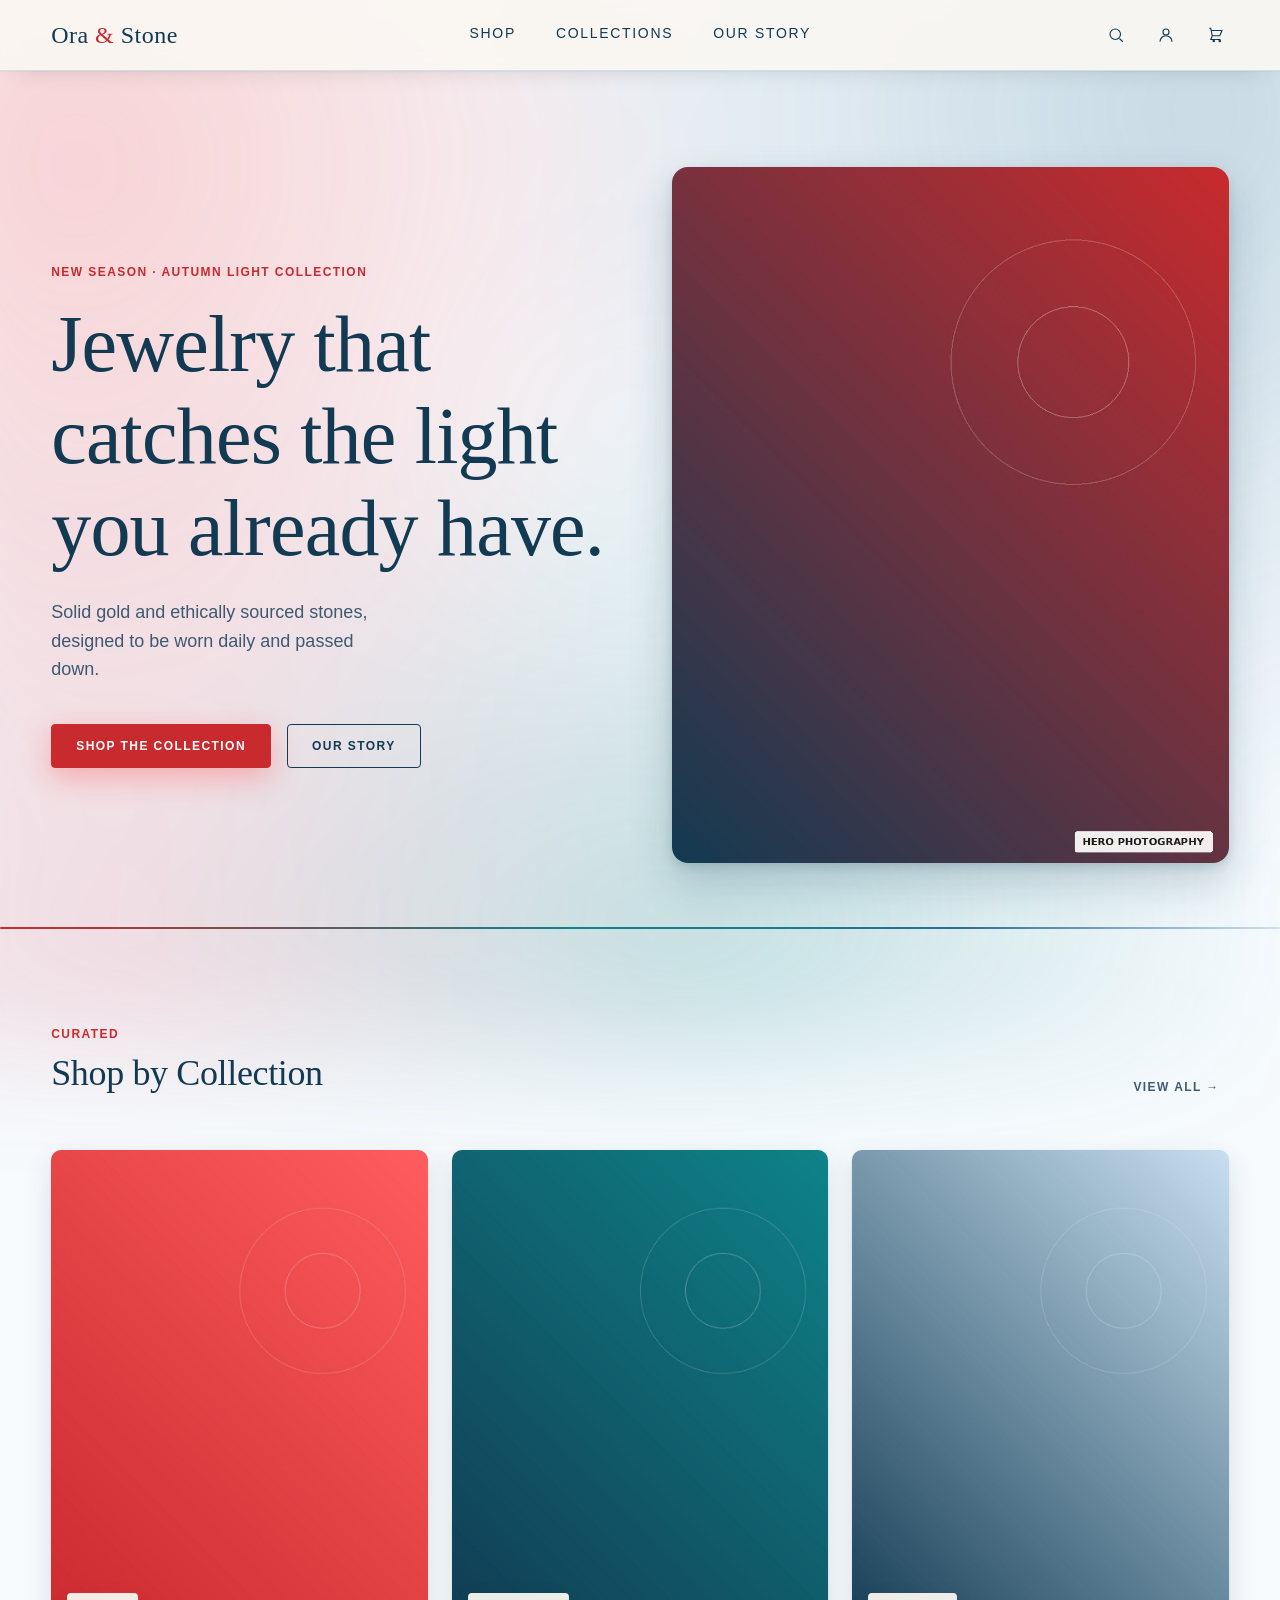
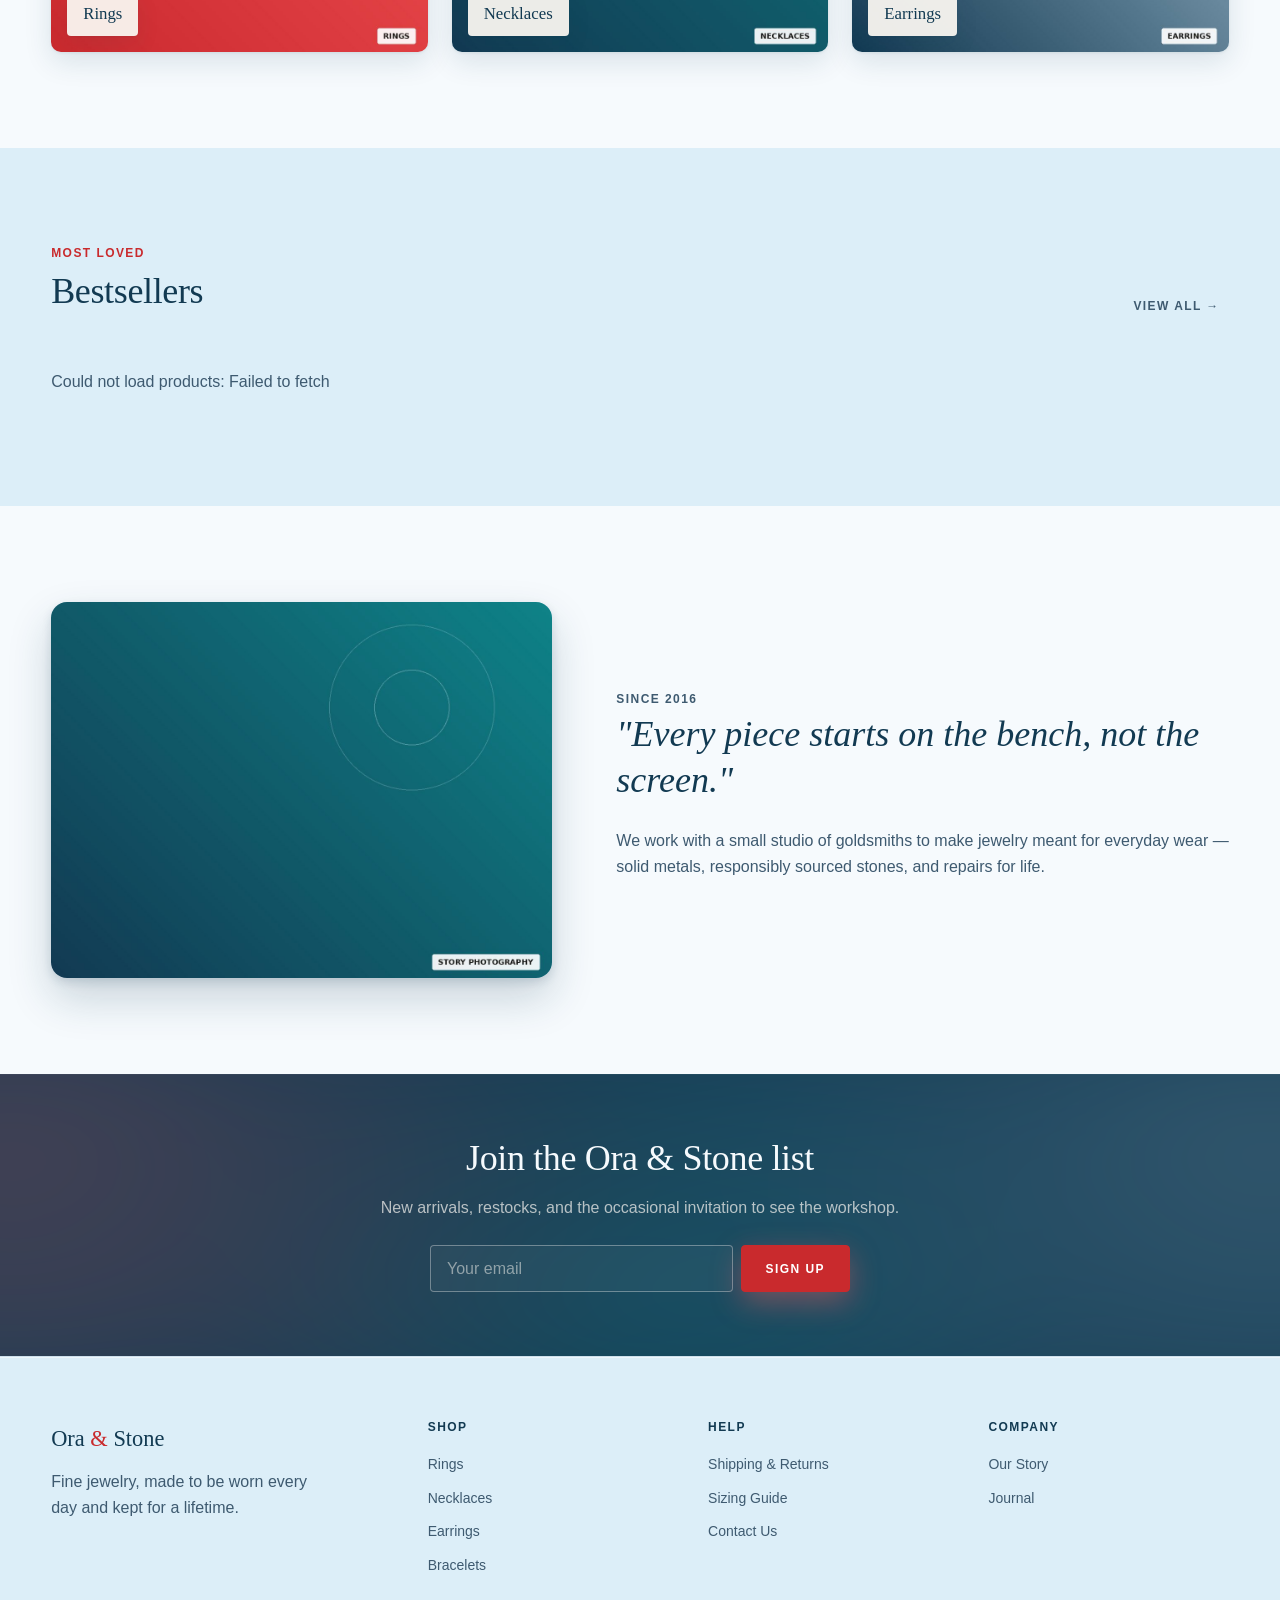
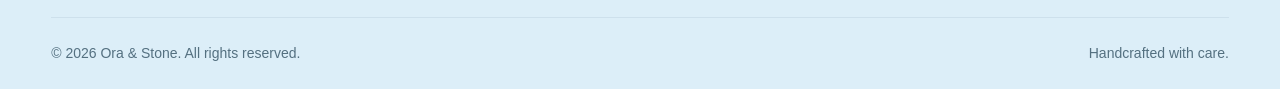
<file: headless/index.html>
<!doctype html>
<html lang="en">
<head>
<meta charset="UTF-8">
<meta name="viewport" content="width=device-width, initial-scale=1">
<title>Ora &amp; Stone — Fine Jewelry</title>
<link rel="stylesheet" href="css/tokens.css">
<link rel="stylesheet" href="css/base.css">
<link rel="stylesheet" href="css/buttons.css">
<link rel="stylesheet" href="css/navbar.css">
<link rel="stylesheet" href="css/mobile-nav.css">
<link rel="stylesheet" href="css/hero.css">
<link rel="stylesheet" href="css/footer.css">
<link rel="stylesheet" href="css/woocommerce.css">
</head>
<body class="woocommerce woocommerce-page">

<a class="skip-link" href="#main-content">Skip to content</a>

<header class="site-header">
  <div class="container navbar">
    <a href="index.html" class="navbar__logo">Ora <span>&amp;</span> Stone</a>

    <nav class="navbar__menu" aria-label="Primary">
      <a href="shop.html">Shop</a>
      <a href="index.html#collections">Collections</a>
      <a href="index.html#story">Our Story</a>
    </nav>

    <div class="navbar__actions">
      <button class="navbar__icon-btn" aria-label="Search">
        <svg width="18" height="18" viewBox="0 0 24 24" fill="none" stroke="currentColor" stroke-width="1.5"><circle cx="11" cy="11" r="7"/><path d="M21 21l-4.35-4.35"/></svg>
      </button>
      <a class="navbar__icon-btn" href="login.html" aria-label="Log in" data-account-link>
        <svg width="18" height="18" viewBox="0 0 24 24" fill="none" stroke="currentColor" stroke-width="1.5"><circle cx="12" cy="8" r="4"/><path d="M4 21c0-4.4 3.6-8 8-8s8 3.6 8 8"/></svg>
      </a>
      <a class="navbar__icon-btn" href="cart.html" aria-label="Cart">
        <svg width="18" height="18" viewBox="0 0 24 24" fill="none" stroke="currentColor" stroke-width="1.5"><path d="M3 3h2l.4 2M7 13h10l3-7H5.4M7 13L5.4 5M7 13l-2 5h13"/><circle cx="9" cy="20" r="1"/><circle cx="17" cy="20" r="1"/></svg>
        <span class="navbar__badge" data-cart-badge hidden>0</span>
      </a>
      <button class="navbar__toggle" aria-label="Open menu" aria-expanded="false">
        <svg width="22" height="22" viewBox="0 0 24 24" fill="none" stroke="currentColor" stroke-width="1.5"><path d="M3 6h18M3 12h18M3 18h18"/></svg>
      </button>
    </div>
  </div>
</header>

<main id="main-content">

  <section class="container hero">
    <div class="hero__copy">
      <span class="label">New Season · Autumn Light Collection</span>
      <h1 class="hero__title">Jewelry that catches the light you already have.</h1>
      <p class="hero__sub">Solid gold and ethically sourced stones, designed to be worn daily and passed down.</p>
      <div class="hero__actions">
        <a href="shop.html" class="btn btn--coral">Shop the Collection</a>
        <a href="index.html#story" class="btn btn--outline">Our Story</a>
      </div>
    </div>
    <div class="hero__media loupe">
      <img src="assets/hero-placeholder.jpg" alt="Model wearing a gold ring and layered necklaces">
    </div>
  </section>

  <hr class="hr-gold container">

  <section class="section container" id="collections">
    <div class="section__head">
      <div>
        <span class="label">Curated</span>
        <h2>Shop by Collection</h2>
      </div>
      <a href="shop.html" class="btn btn--ghost">View All →</a>
    </div>
    <div class="collections">
      <a class="collection-card" href="shop.html?category=rings">
        <img src="assets/collection-rings.jpg" alt="Rings collection">
        <span class="collection-card__label">Rings</span>
      </a>
      <a class="collection-card" href="shop.html?category=necklaces">
        <img src="assets/collection-necklaces.jpg" alt="Necklaces collection">
        <span class="collection-card__label">Necklaces</span>
      </a>
      <a class="collection-card" href="shop.html?category=earrings">
        <img src="assets/collection-earrings.jpg" alt="Earrings collection">
        <span class="collection-card__label">Earrings</span>
      </a>
    </div>
  </section>

  <section class="section section--alt">
    <div class="container">
      <div class="section__head">
        <div>
          <span class="label">Most Loved</span>
          <h2>Bestsellers</h2>
        </div>
        <a href="shop.html" class="btn btn--ghost">View All →</a>
      </div>

      <ul class="products" data-bestsellers>
        <li data-loading>Loading products…</li>
      </ul>
    </div>
  </section>

  <section class="section container" id="story">
    <div class="story-teaser">
      <div class="story-teaser__media loupe">
        <img src="assets/story-placeholder.jpg" alt="Jeweler at work on a gold setting">
      </div>
      <div class="story-teaser__copy">
        <span class="label">Since 2016</span>
        <blockquote>"Every piece starts on the bench, not the screen."</blockquote>
        <p>We work with a small studio of goldsmiths to make jewelry meant for everyday wear — solid metals, responsibly sourced stones, and repairs for life.</p>
      </div>
    </div>
  </section>

  <section class="newsletter">
    <div class="container-narrow">
      <h2>Join the Ora &amp; Stone list</h2>
      <p>New arrivals, restocks, and the occasional invitation to see the workshop.</p>
      <form class="newsletter-form" method="post" action="#" onsubmit="return false;">
        <label class="visually-hidden" for="newsletter-email">Email address</label>
        <input type="email" id="newsletter-email" name="email" placeholder="Your email" required>
        <button type="submit" class="btn btn--coral">Sign Up</button>
      </form>
    </div>
  </section>

</main>

<footer class="site-footer">
  <div class="container">
    <div class="footer-grid">
      <div class="footer-brand">
        <div class="footer-brand__logo">Ora <span>&amp;</span> Stone</div>
        <p>Fine jewelry, made to be worn every day and kept for a lifetime.</p>
      </div>
      <div class="footer-col">
        <h4>Shop</h4>
        <ul>
          <li><a href="shop.html?category=rings">Rings</a></li>
          <li><a href="shop.html?category=necklaces">Necklaces</a></li>
          <li><a href="shop.html?category=earrings">Earrings</a></li>
          <li><a href="shop.html?category=bracelets">Bracelets</a></li>
        </ul>
      </div>
      <div class="footer-col">
        <h4>Help</h4>
        <ul>
          <li><a href="#">Shipping &amp; Returns</a></li>
          <li><a href="#">Sizing Guide</a></li>
          <li><a href="#">Contact Us</a></li>
        </ul>
      </div>
      <div class="footer-col">
        <h4>Company</h4>
        <ul>
          <li><a href="index.html#story">Our Story</a></li>
          <li><a href="#">Journal</a></li>
        </ul>
      </div>
    </div>
    <div class="footer-bottom">
      <span>&copy; <span data-year></span> Ora &amp; Stone. All rights reserved.</span>
      <span>Handcrafted with care.</span>
    </div>
  </div>
</footer>

<script src="js/config.js"></script>
<script src="js/store-api.js"></script>
<script src="js/render-utils.js"></script>
<script src="js/loupe.js"></script>
<script src="js/mobile-nav.js"></script>
<script src="js/cart-badge.js"></script>
<script src="js/auth.js"></script>
<script src="js/nav-auth.js"></script>
<script src="js/home.js"></script>
</body>
</html>
</file>
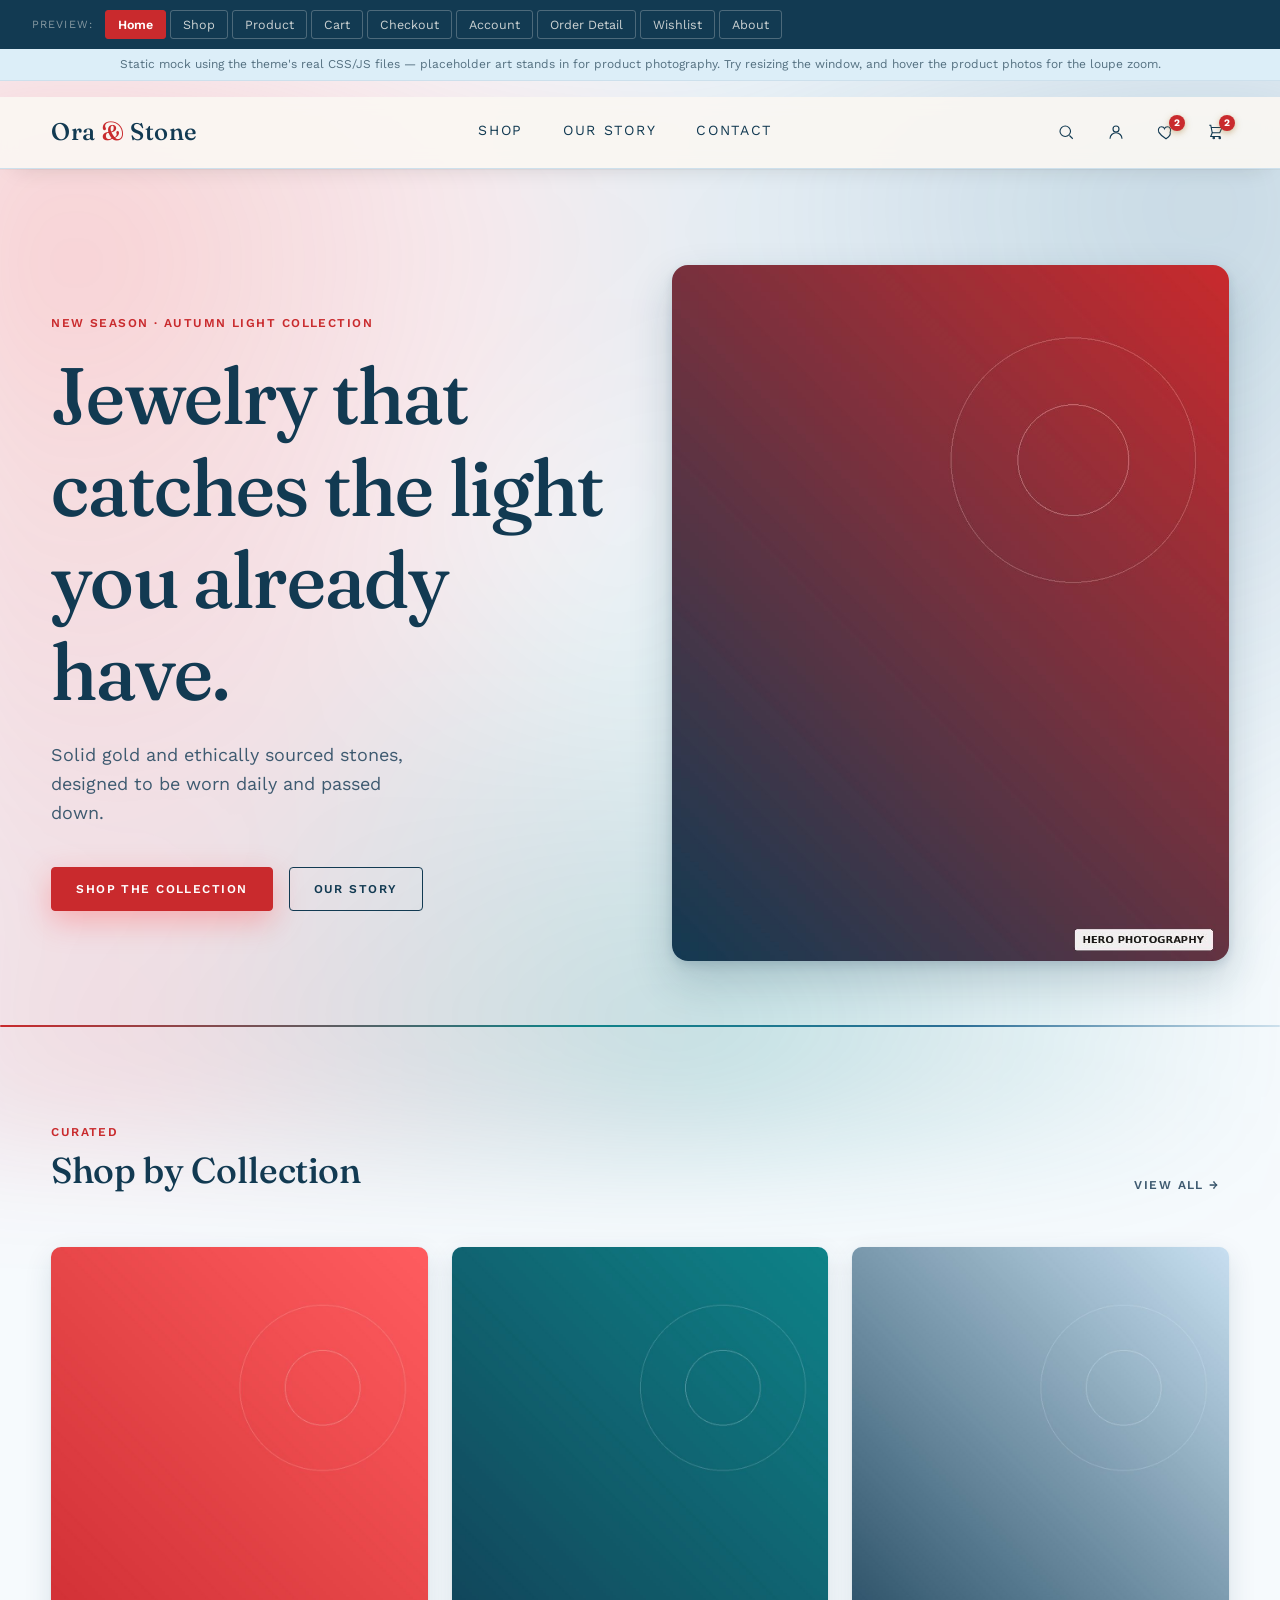
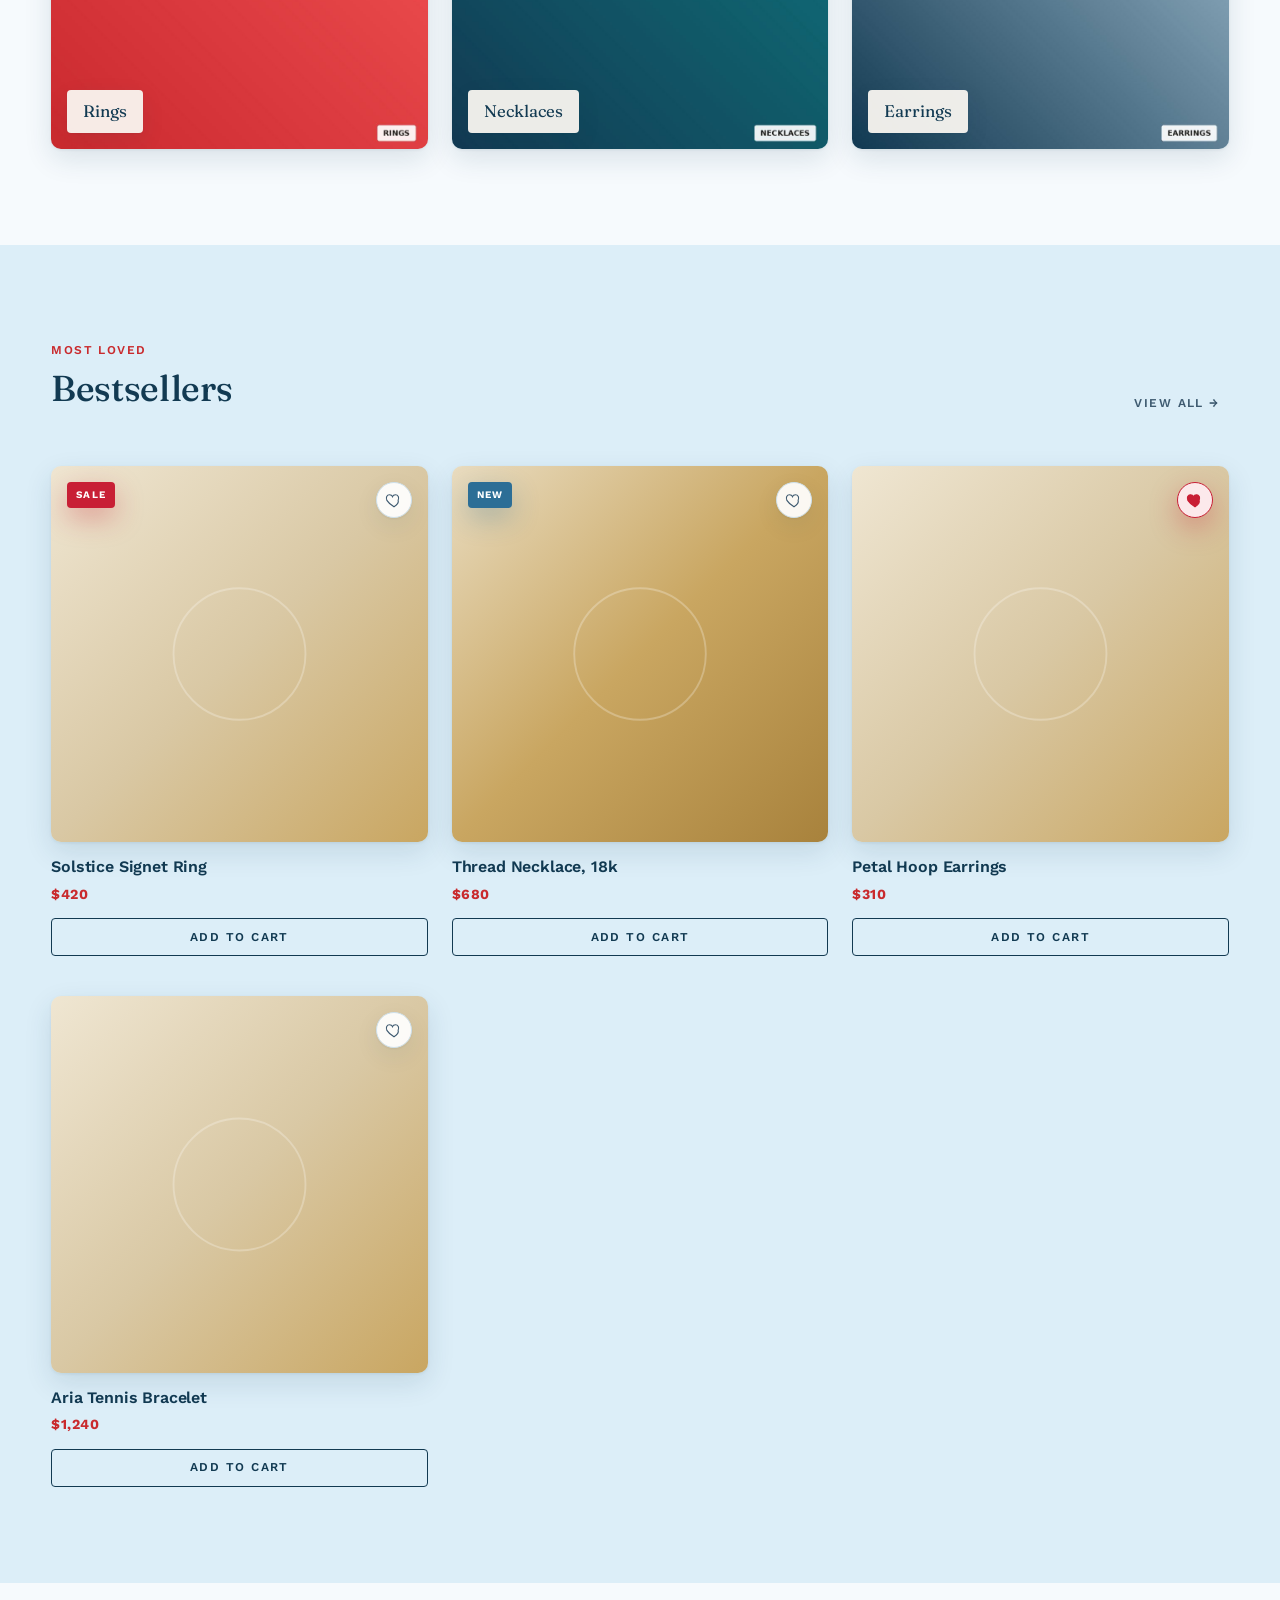
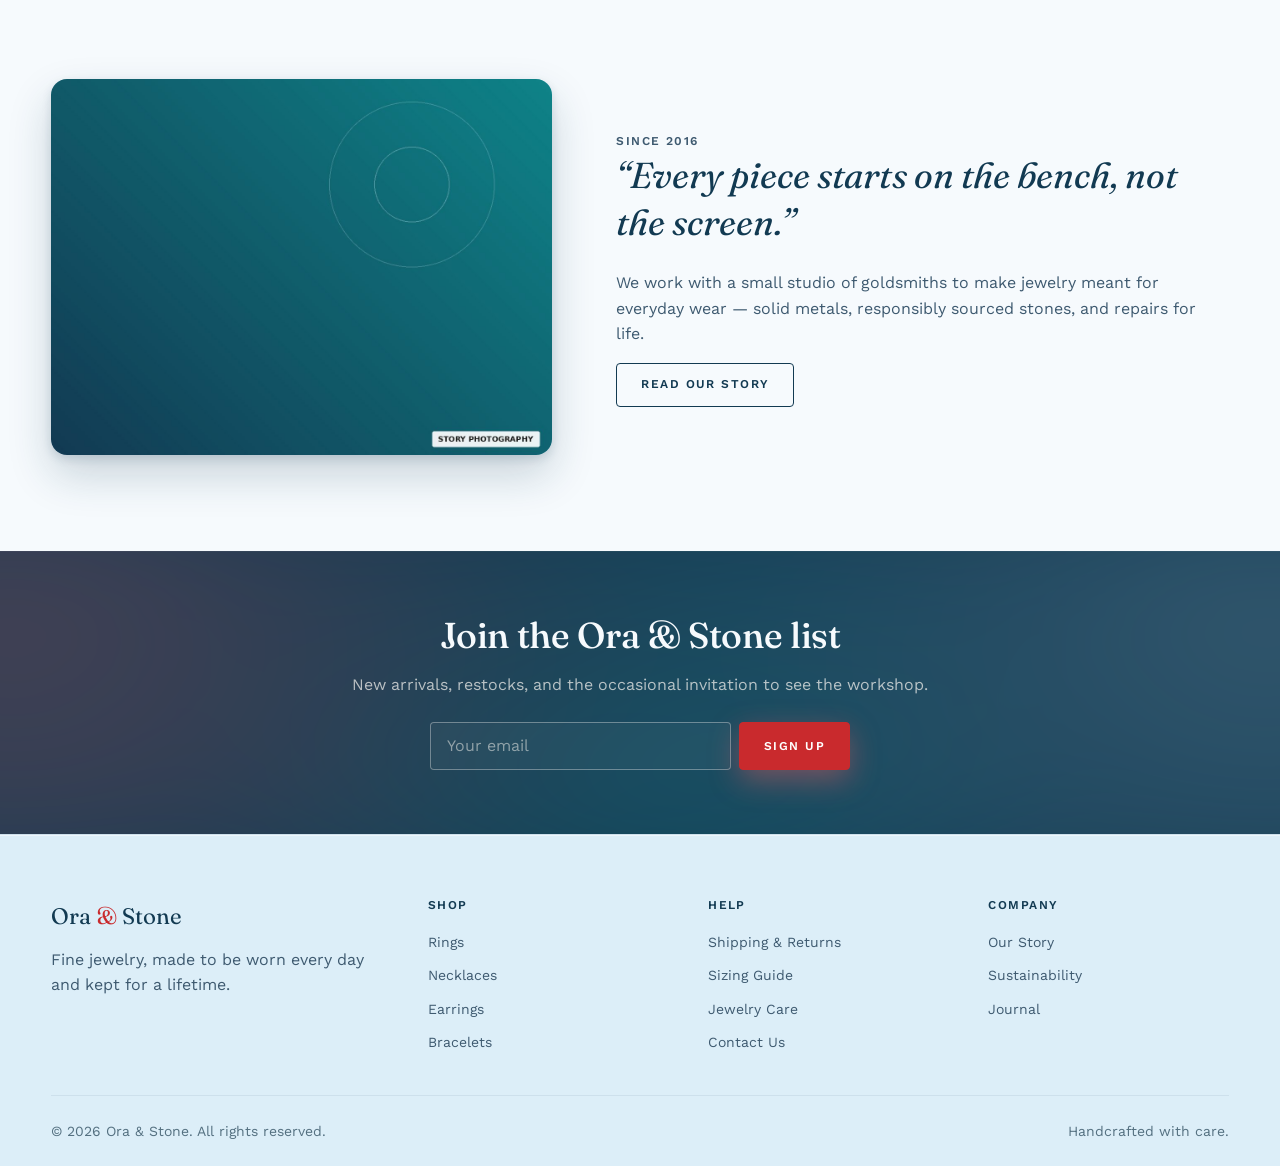
<file: preview/index.html>
<!doctype html>
<html lang="en">
<head>
<meta charset="UTF-8">
<meta name="viewport" content="width=device-width, initial-scale=1.0">
<title>Ora &amp; Stone — Template Preview</title>
<link rel="preconnect" href="https://fonts.googleapis.com">
<link href="https://fonts.googleapis.com/css2?family=Fraunces:opsz,wght@9..144,400..600&family=Work+Sans:wght@400;500;600;700&display=swap" rel="stylesheet">
<style>
/* ===== THEME CSS (verbatim from /css/*.css, concatenated in enqueue order) ===== */
/* =========================================================
   ORA & STONE — DESIGN TOKENS
   Palette locked to the client-supplied swatch: navy, teal,
   pale blue, coral, red. Cool, saturated, high-contrast.
   ========================================================= */

:root {
  /* ---- Color: surfaces ---- */
  --color-bg:            #F6FAFD;   /* near-white, cool undertone */
  --color-bg-alt:        #DCEEF8;   /* light tint of the palette's pale blue */
  --color-surface:       #FFFFFF;

  /* ---- Color: ink (the palette's navy) ---- */
  --color-ink:           #123A52;   /* navy — replaces warm near-black */
  --color-ink-soft:      #3E5A70;
  --color-ink-faint:     #547080;   /* darkened from the raw swatch tint — #7996A8 read 2.97:1 on bg, fails AA */

  /* ---- Color: signature pairing — coral (primary) + teal (secondary) ----
     --color-coral is deliberately darker than the raw swatch coral: the
     literal #FF5C5F only clears 3:1 (fine for a button fill's own border,
     not for the white text sitting on it, and not for text set in coral).
     Dark enough to also clear 4.5:1 on --color-bg-alt, where prices sit
     inside .section--alt blocks. #FF5C5F survives as --color-coral-light
     for large decorative surfaces (gradient highlights, hover glows,
     dark-background focus rings) where text contrast isn't in play. */
  --color-coral:         #C92A2D;   /* primary accent — CTAs, prices, focus (5.5:1 on white) */
  --color-coral-light:   #FF5C5F;   /* decorative only — do not set text in this */
  --color-coral-dim:     #FFE2E2;
  --color-teal:          #0E8388;   /* secondary accent — 4.5:1 on white */
  --color-teal-light:    #14A8AE;

  /* ---- Color: remaining palette swatches ---- */
  --color-pale-blue:     #C7DFF0;   /* literal 3rd swatch — light accent / tint fills, not text */
  --color-blue:          #2C6E96;   /* mid blue, between navy and pale blue — 5.6:1 on white */
  --color-blue-light:    #5A96BC;
  --color-red:           #C81F35;   /* sale, urgency, error — 5.7:1 on white */
  --color-red-light:     #E14A5C;

  /* ---- Color: structure ---- */
  --color-border:        #CDE0EC;   /* decorative dividers only — no contrast requirement */
  --color-border-strong: #5F91B0;   /* functional input/button borders — 3.4:1 on white, meets WCAG 1.4.11 */
  --color-focus:         var(--color-coral);

  /* ---- Color: state ---- */
  --color-error:         #C81F35;
  --color-success:       #0E8388;

  /* ---- Typography ---- */
  --font-display: "Fraunces", "Iowan Old Style", Georgia, serif;
  --font-body:    "Work Sans", -apple-system, BlinkMacSystemFont, sans-serif;
  --font-utility: "Work Sans", sans-serif;

  /* Fraunces optical-size / softness axes, used only at hero scale */
  --font-display-hero-settings: "opsz" 72, "SOFT" 40, "WONK" 0;
  --font-display-settings:      "opsz" 24, "SOFT" 20, "WONK" 0;

  /* ---- Type scale ---- */
  --text-hero:   clamp(2.75rem, 5vw + 1rem, 5.5rem);
  --text-h1:     clamp(2.25rem, 3vw + 1rem, 3.25rem);
  --text-h2:     clamp(1.75rem, 2vw + 1rem, 2.25rem);
  --text-h3:     1.375rem;
  --text-body-lg:1.125rem;
  --text-body:   1rem;
  --text-small:  0.875rem;
  --text-label:  0.75rem;

  /* ---- Utility label styling (eyebrows, filters, prices) ---- */
  --label-tracking: 0.12em;

  /* ---- Spacing scale ---- */
  --space-3xs: 0.25rem;
  --space-2xs: 0.5rem;
  --space-xs:  0.75rem;
  --space-sm:  1rem;
  --space-md:  1.5rem;
  --space-lg:  2.5rem;
  --space-xl:  4rem;
  --space-2xl: 6rem;
  --space-3xl: 9rem;

  /* ---- Layout ---- */
  --content-max: 80rem;      /* 1280px */
  --content-narrow: 47.5rem; /* 760px */
  --gutter: clamp(1.25rem, 4vw, 4rem);

  /* ---- Radius ---- */
  --radius-sm: 0.25rem;  /* 4px */
  --radius-md: 0.625rem; /* 10px */
  --radius-lg: 1rem;     /* 16px */

  /* ---- Motion ---- */
  --ease-standard: cubic-bezier(0.4, 0, 0.2, 1);
  --duration-fast: 150ms;
  --duration-base: 300ms;
  --duration-slow: 600ms;

  /* ---- Elevation ----
     Navy-tinted shadows (ink at low opacity, not neutral grey) so depth
     reads as part of this palette rather than generic UI shadow. */
  --shadow-soft:      0 1px 2px rgba(18, 58, 82, 0.06), 0 8px 24px rgba(18, 58, 82, 0.08);
  --shadow-card:       0 1px 3px rgba(18, 58, 82, 0.08), 0 10px 28px rgba(18, 58, 82, 0.12);
  --shadow-card-hover: 0 4px 10px rgba(18, 58, 82, 0.14), 0 20px 44px rgba(18, 58, 82, 0.2);
  --shadow-coral:      0 10px 30px rgba(255, 92, 95, 0.4);
  --shadow-coral-hover:0 16px 40px rgba(255, 92, 95, 0.52);
  --shadow-teal:       0 10px 28px rgba(14, 131, 136, 0.35);
  --shadow-blue:       0 10px 28px rgba(44, 110, 150, 0.32);
  --shadow-red:        0 10px 28px rgba(200, 31, 53, 0.35);
  --shadow-vibrant:    0 12px 32px rgba(14, 131, 136, 0.26), 0 4px 14px rgba(255, 92, 95, 0.24);
  --shadow-inset-hairline: inset 0 0 0 1px rgba(18, 58, 82, 0.06);

  /* Palette surface gradients — foil/faceted feel, not flat fills */
  --gradient-coral: linear-gradient(135deg, var(--color-coral-light) 0%, var(--color-coral) 55%, #C93F42 100%);
  --gradient-teal:  linear-gradient(135deg, var(--color-teal-light) 0%, var(--color-teal) 65%, #095B5F 100%);
  --gradient-red:   linear-gradient(135deg, var(--color-red-light) 0%, var(--color-red) 60%, #8F1526 100%);
  --gradient-blue:  linear-gradient(135deg, var(--color-blue-light) 0%, var(--color-blue) 60%, var(--color-ink) 100%);

  /* Signature gradient — the swatch strip itself, left to right:
     navy -> teal -> pale blue -> coral -> red. Used deliberately, on
     CTAs, price emphasis, and section accents, not everywhere. */
  --gradient-vibrant: linear-gradient(100deg,
    var(--color-ink) 0%,
    var(--color-teal) 28%,
    var(--color-pale-blue) 50%,
    var(--color-coral) 74%,
    var(--color-red) 100%);

  /* Soft atmospheric wash — layered low-opacity blooms for gradient-mesh
     backgrounds behind hero/marketing sections (blurred via ::before). */
  --gradient-mesh:
    radial-gradient(circle at 12% 20%, rgba(255, 92, 95, 0.26), transparent 42%),
    radial-gradient(circle at 88% 15%, rgba(44, 110, 150, 0.24), transparent 46%),
    radial-gradient(circle at 55% 90%, rgba(14, 131, 136, 0.22), transparent 44%),
    radial-gradient(circle at 15% 90%, rgba(200, 31, 53, 0.14), transparent 40%);
  --gradient-mesh-dark:
    radial-gradient(circle at 15% 25%, rgba(255, 92, 95, 0.22), transparent 45%),
    radial-gradient(circle at 85% 20%, rgba(199, 223, 240, 0.18), transparent 48%),
    radial-gradient(circle at 50% 95%, rgba(14, 131, 136, 0.28), transparent 45%);
}

@media (prefers-reduced-motion: reduce) {
  :root {
    --duration-fast: 0ms;
    --duration-base: 0ms;
    --duration-slow: 0ms;
  }
}
/* =========================================================
   ORA & STONE — BASE / RESET / TYPOGRAPHY
   ========================================================= */

*, *::before, *::after { box-sizing: border-box; }

html { scroll-behavior: smooth; }
@media (prefers-reduced-motion: reduce) {
  html { scroll-behavior: auto; }
}

body {
  margin: 0;
  background: var(--color-bg);
  color: var(--color-ink);
  font-family: var(--font-body);
  font-size: var(--text-body);
  line-height: 1.6;
  -webkit-font-smoothing: antialiased;
}

img, svg, video { display: block; max-width: 100%; }

a {
  color: inherit;
  text-decoration: none;
}

ul, ol { margin: 0; padding: 0; list-style: none; }

button, input, select, textarea {
  font-family: inherit;
  font-size: inherit;
  color: inherit;
}

/* ---- Focus states (always visible, never suppressed) ---- */
:focus-visible {
  outline: 2px solid var(--color-focus);
  outline-offset: 3px;
}

/* ---- Headings ---- */
h1, h2, h3, h4 {
  font-family: var(--font-display);
  font-weight: 500;
  line-height: 1.15;
  margin: 0 0 var(--space-sm);
  letter-spacing: -0.01em;
  color: var(--color-ink);
}

h1 { font-size: var(--text-h1); }
h2 { font-size: var(--text-h2); }
h3 { font-size: var(--text-h3); font-weight: 600; }

p { margin: 0 0 var(--space-sm); color: var(--color-ink-soft); }

/* ---- Utility label: eyebrows, filters, prices, badges ---- */
.label {
  font-family: var(--font-utility);
  font-size: var(--text-label);
  text-transform: uppercase;
  letter-spacing: var(--label-tracking);
  font-weight: 600;
  color: var(--color-ink-soft);
}

/* ---- Divider — a thin band of the signature gradient, not a plain hairline ---- */
.hr-gold {
  border: none;
  height: 2px;
  background: linear-gradient(90deg, var(--color-coral) 0%, var(--color-teal) 45%, var(--color-blue) 75%, var(--color-border) 100%);
  border-radius: 2px;
  width: 100%;
  margin: 0;
}

/* ---- Layout helpers ---- */
.container {
  max-width: var(--content-max);
  margin-inline: auto;
  padding-inline: var(--gutter);
}

.container-narrow {
  max-width: var(--content-narrow);
  margin-inline: auto;
  padding-inline: var(--gutter);
}

.visually-hidden {
  position: absolute;
  width: 1px; height: 1px;
  overflow: hidden;
  clip: rect(0 0 0 0);
  white-space: nowrap;
}

.skip-link {
  position: absolute;
  left: -9999px;
  top: 0;
  background: var(--color-ink);
  color: var(--color-bg);
  padding: var(--space-xs) var(--space-sm);
  z-index: 1000;
}
.skip-link:focus {
  left: var(--space-sm);
  top: var(--space-sm);
}
/* =========================================================
   ORA & STONE — BUTTONS
   ========================================================= */

.btn {
  display: inline-flex;
  align-items: center;
  justify-content: center;
  gap: var(--space-2xs);
  font-family: var(--font-utility);
  font-size: var(--text-label);
  text-transform: uppercase;
  letter-spacing: var(--label-tracking);
  font-weight: 600;
  padding: 0.95em 2em;
  border-radius: var(--radius-sm);
  border: 1px solid transparent;
  cursor: pointer;
  transition: background var(--duration-fast) var(--ease-standard),
              color var(--duration-fast) var(--ease-standard),
              border-color var(--duration-fast) var(--ease-standard),
              box-shadow var(--duration-fast) var(--ease-standard),
              transform var(--duration-fast) var(--ease-standard);
  white-space: nowrap;
}
.btn:active { transform: translateY(1px); }

.btn--primary {
  background: var(--color-ink);
  color: var(--color-bg);
  border-color: var(--color-ink);
  box-shadow: var(--shadow-card);
}
.btn--primary:hover {
  background: var(--color-teal);
  border-color: var(--color-teal);
  box-shadow: var(--shadow-card-hover);
  transform: translateY(-1px);
}

/* Solid fills, not gradients — a gradient behind small button/badge
   text dips too light in places for the white label to stay readable
   (verified against WCAG contrast, not just by eye). Gradients stay on
   backgrounds (hero/newsletter mesh, dividers) where no text sits
   directly on top. */
.btn--coral {
  background: var(--color-coral);
  color: var(--color-surface);
  border-color: var(--color-coral);
  box-shadow: var(--shadow-coral);
}
.btn--coral:hover {
  background: #C02832;
  border-color: #C02832;
  box-shadow: var(--shadow-coral-hover);
  transform: translateY(-1px);
}

.btn--outline {
  background: transparent;
  color: var(--color-ink);
  border-color: var(--color-ink);
}
.btn--outline:hover {
  background: var(--color-ink);
  color: var(--color-bg);
  box-shadow: var(--shadow-card);
  transform: translateY(-1px);
}

.btn--ghost {
  background: transparent;
  color: var(--color-ink-soft);
  border-color: transparent;
  padding-inline: var(--space-2xs);
}
.btn--ghost:hover { color: var(--color-ink); }

.btn--full { width: 100%; }

.btn:disabled {
  opacity: 0.45;
  cursor: not-allowed;
}
/* =========================================================
   ORA & STONE — NAVBAR
   ========================================================= */

.site-header {
  position: sticky;
  top: 0;
  z-index: 100;
  background: rgba(250, 247, 242, 0.92);
  backdrop-filter: blur(8px);
  border-bottom: 1px solid var(--color-border);
  box-shadow: 0 1px 0 rgba(28,26,23,0.03), 0 12px 24px -16px rgba(28,26,23,0.18);
}

.navbar {
  display: flex;
  align-items: center;
  justify-content: space-between;
  padding-block: var(--space-sm);
  gap: var(--space-lg);
}

.navbar__logo {
  font-family: var(--font-display);
  font-size: 1.5rem;
  letter-spacing: 0.02em;
  font-weight: 500;
  color: var(--color-ink);
}
.navbar__logo span { color: var(--color-coral); }

.navbar__menu {
  display: flex;
  gap: var(--space-lg);
  font-family: var(--font-utility);
  font-size: var(--text-small);
  text-transform: uppercase;
  letter-spacing: var(--label-tracking);
}

.navbar__menu a {
  position: relative;
  padding-bottom: var(--space-3xs); /* 4px */
}
.navbar__menu a::after {
  content: "";
  position: absolute;
  left: 0; right: 100%;
  bottom: 0;
  height: 1px;
  background: var(--color-coral);
  transition: right var(--duration-base) var(--ease-standard);
}
.navbar__menu a:hover::after { right: 0; }

.navbar__actions {
  display: flex;
  align-items: center;
  gap: var(--space-md);
}

.navbar__icon-btn {
  position: relative;
  display: inline-flex;
  background: none;
  border: none;
  cursor: pointer;
  color: var(--color-ink);
  padding: var(--space-3xs);
}
.navbar__icon-btn:hover { color: var(--color-coral); }

.navbar__badge {
  position: absolute;
  top: -0.25rem; right: -0.375rem; /* -4px -6px */
  background: var(--color-coral);
  color: var(--color-surface);
  font-size: 0.625rem; /* 10px */
  font-weight: 700;
  line-height: 1;
  border-radius: 50%;
  width: 1rem; height: 1rem; /* 16px */
  display: flex; align-items: center; justify-content: center;
  box-shadow: 0 2px 6px rgba(168,130,60,0.5);
}

.navbar__toggle {
  display: none;
  background: none;
  border: none;
  cursor: pointer;
}

@media (max-width: 53.75em) {
  .navbar__menu { display: none; }
  .navbar__toggle { display: inline-flex; }
}
/* =========================================================
   ORA & STONE — MOBILE NAV
   Companion to navbar.css's existing .navbar__toggle/.navbar__menu
   breakpoint; adds the open-state panel styling and toggle icon state
   without touching navbar.css itself.
   ========================================================= */

@media (max-width: 53.75em) {
  .site-header { position: sticky; }

  .navbar__menu.is-open {
    display: flex;
    position: absolute;
    top: 100%;
    left: 0;
    right: 0;
    flex-direction: column;
    align-items: flex-start;
    gap: var(--space-md);
    background: var(--color-bg);
    border-bottom: 1px solid var(--color-border);
    padding: var(--space-md) var(--gutter) var(--space-lg);
    box-shadow: var(--shadow-card-hover);
  }
}

.navbar__toggle.is-open { color: var(--color-coral); }

.navbar__menu.is-open { animation: oraandstone-menu-in var(--duration-fast) var(--ease-standard); }
@keyframes oraandstone-menu-in {
  from { opacity: 0; transform: translateY(-4px); }
  to { opacity: 1; transform: translateY(0); }
}
/* =========================================================
   ORA & STONE — HERO + SECTIONS + SIGNATURE LOUPE INTERACTION
   ========================================================= */

/* ---- Hero: asymmetric, editorial ---- */
.hero {
  position: relative;
  display: grid;
  grid-template-columns: 1fr 1fr;
  align-items: center;
  gap: var(--space-xl);
  padding-block: var(--space-2xl) var(--space-xl);
}
/* Atmospheric gradient-mesh wash — coral/blue/teal blooms behind
   the hero copy+media, blurred so it reads as color in the air, not a
   shape. Sits behind everything, never touches text contrast. */
.hero::before {
  content: "";
  position: absolute;
  inset: -15% -8%;
  background: var(--gradient-mesh);
  filter: blur(60px);
  z-index: -1;
  pointer-events: none;
}

.hero__copy .label {
  color: var(--color-coral);
  margin-bottom: var(--space-sm);
  display: block;
}

.hero__title {
  font-size: var(--text-hero);
  font-variation-settings: var(--font-display-hero-settings);
  margin-bottom: var(--space-md);
}

.hero__sub {
  font-size: var(--text-body-lg);
  max-width: 34ch;
  margin-bottom: var(--space-lg);
}

.hero__actions { display: flex; gap: var(--space-sm); }

.hero__media {
  position: relative;
  aspect-ratio: 4 / 5;
  overflow: hidden;
  background: var(--color-bg-alt);
  border-radius: var(--radius-lg);
  box-shadow: var(--shadow-card-hover);
}
.hero__media img { width: 100%; height: 100%; object-fit: cover; }

@media (max-width: 53.75em) {
  .hero { grid-template-columns: 1fr; padding-block: var(--space-xl) var(--space-lg); }
  .hero__media { order: -1; }
}

/* ---- Section scaffolding ---- */
.section { padding-block: var(--space-2xl); }
.section--alt { background: var(--color-bg-alt); }
.section__head {
  display: flex;
  align-items: flex-end;
  justify-content: space-between;
  margin-bottom: var(--space-lg);
  gap: var(--space-md);
}
.section__head .label { color: var(--color-coral); display: block; margin-bottom: var(--space-2xs); }

/* ---- Collections grid ---- */
.collections {
  display: grid;
  grid-template-columns: repeat(3, 1fr);
  gap: var(--space-md);
}
.collection-card {
  position: relative;
  aspect-ratio: 3 / 4;
  overflow: hidden;
  background: var(--color-bg-alt);
  border-radius: var(--radius-md);
  box-shadow: var(--shadow-card);
  transition: box-shadow var(--duration-base) var(--ease-standard);
}
.collection-card:hover { box-shadow: var(--shadow-card-hover); }
.collection-card img {
  width: 100%; height: 100%; object-fit: cover;
  transition: transform var(--duration-slow) var(--ease-standard);
}
.collection-card:hover img { transform: scale(1.04); }
.collection-card__label {
  position: absolute;
  left: var(--space-sm); bottom: var(--space-sm);
  background: rgba(250, 247, 242, 0.94);
  padding: var(--space-2xs) var(--space-sm);
  font-family: var(--font-display);
  font-size: 1.05rem;
  border-radius: var(--radius-sm);
  box-shadow: var(--shadow-soft);
}

@media (max-width: 53.75em) {
  .collections { grid-template-columns: 1fr 1fr; }
}
@media (max-width: 35em) {
  .collections { grid-template-columns: 1fr; }
}

/* ---- Product grid + card ---- */
.product-grid {
  display: grid;
  grid-template-columns: repeat(4, 1fr);
  gap: var(--space-lg) var(--space-md);
}
@media (max-width: 64em) { .product-grid { grid-template-columns: repeat(3, 1fr); } }
@media (max-width: 43.75em)  { .product-grid { grid-template-columns: repeat(2, 1fr); gap: var(--space-md) var(--space-sm); } }

.product-card { transition: transform var(--duration-base) var(--ease-standard); }
.product-card:hover { transform: translateY(-3px); }

.product-card__media {
  position: relative;
  aspect-ratio: 1 / 1;
  overflow: hidden;
  background: var(--color-bg-alt);
  margin-bottom: var(--space-sm);
  cursor: zoom-in;
  border-radius: var(--radius-md);
  box-shadow: var(--shadow-card);
  transition: box-shadow var(--duration-base) var(--ease-standard);
}
.product-card:hover .product-card__media { box-shadow: var(--shadow-card-hover); }
.product-card__media img { width: 100%; height: 100%; object-fit: cover; }

.product-card__badge {
  position: absolute;
  top: var(--space-sm); left: var(--space-sm);
  z-index: 2;
}
.badge {
  display: inline-block;
  font-family: var(--font-utility);
  font-size: 0.625rem; /* 10px */
  text-transform: uppercase;
  letter-spacing: var(--label-tracking);
  font-weight: 700;
  padding: 0.3125rem 0.5625rem; /* 5px 9px */
  background: var(--color-surface);
  color: var(--color-ink);
  border-radius: var(--radius-sm);
  box-shadow: var(--shadow-soft);
}
.badge--coral { background: var(--color-coral); color: var(--color-surface); }
.badge--sale { background: var(--color-red); color: var(--color-surface); box-shadow: var(--shadow-red); }
.badge--new  { background: var(--color-blue); color: var(--color-surface); box-shadow: var(--shadow-blue); }
.badge--sold { background: var(--color-ink-faint); color: var(--color-surface); }

.product-card__name {
  font-family: var(--font-body);
  font-size: var(--text-body);
  margin-bottom: var(--space-3xs);
}
.product-card__price {
  font-family: var(--font-utility);
  font-size: var(--text-small);
  letter-spacing: 0.04em;
  font-weight: 700;
  color: var(--color-coral);
}

/* ---- Signature interaction: jeweler's loupe zoom ----
   A small circular magnifier follows the cursor over product imagery,
   echoing how a jeweler inspects a stone. JS toggles --loupe-active
   and positions --loupe-x / --loupe-y (see js/loupe.js). */
.loupe {
  position: relative;
  overflow: hidden;
}
.loupe__glass {
  position: absolute;
  width: 8.75rem; /* 140px */
  height: 8.75rem; /* 140px */
  border-radius: 50%;
  border: 3px solid var(--color-coral-light);
  box-shadow: 0 10px 30px rgba(28,26,23,0.35), 0 2px 6px rgba(28,26,23,0.2), inset 0 0 0 6px rgba(250,247,242,0.4);
  pointer-events: none;
  opacity: 0;
  transform: translate(-50%, -50%);
  left: var(--loupe-x, 50%);
  top: var(--loupe-y, 50%);
  background-image: var(--loupe-bg-image);
  background-repeat: no-repeat;
  background-size: var(--loupe-bg-size, 200%);
  background-position: var(--loupe-bg-pos, center);
  transition: opacity var(--duration-fast) var(--ease-standard);
  z-index: 3;
}
.loupe:hover .loupe__glass,
.loupe.is-active .loupe__glass { opacity: 1; }

@media (hover: none) {
  .loupe__glass { display: none; } /* skip on touch devices */
}

/* ---- Brand story teaser ---- */
.story-teaser {
  display: grid;
  grid-template-columns: 0.9fr 1.1fr;
  gap: var(--space-xl);
  align-items: center;
}
.story-teaser__media {
  aspect-ratio: 4/3;
  overflow: hidden;
  background: var(--color-bg-alt);
  border-radius: var(--radius-lg);
  box-shadow: var(--shadow-card-hover);
}
.story-teaser__media img { width: 100%; height: 100%; object-fit: cover; }
.story-teaser__copy blockquote {
  font-family: var(--font-display);
  font-size: var(--text-h2);
  font-style: italic;
  line-height: 1.3;
  margin: 0 0 var(--space-md);
  color: var(--color-ink);
}
@media (max-width: 53.75em) {
  .story-teaser { grid-template-columns: 1fr; }
}

/* ---- Newsletter ---- */
.newsletter {
  position: relative;
  overflow: hidden;
  background: var(--color-ink);
  color: var(--color-bg);
  padding-block: var(--space-xl);
  text-align: center;
  box-shadow: inset 0 1px 0 rgba(255,255,255,0.04);
}
/* --color-focus is tuned for light backgrounds (4.5:1+ on white/ivory);
   against this navy section it drops to ~2.5:1, under the 3:1 WCAG
   1.4.11 floor for a focus indicator. Swap to the lighter coral tier,
   which still clears 3:1 here. */
.newsletter :focus-visible { outline-color: var(--color-coral-light); }
.newsletter::before {
  content: "";
  position: absolute;
  inset: -20%;
  background: var(--gradient-mesh-dark);
  filter: blur(70px);
  pointer-events: none;
}
.newsletter .container-narrow { position: relative; }
.newsletter h2 { color: var(--color-bg); }
.newsletter p { color: rgba(250,247,242,0.7); }
.newsletter-form {
  display: flex;
  gap: var(--space-2xs);
  max-width: 26.25rem; /* 420px */
  margin: var(--space-md) auto 0;
}
.newsletter-form input {
  flex: 1;
  background: rgba(255,255,255,0.04);
  border: 1px solid rgba(250,247,242,0.35);
  color: var(--color-bg);
  padding: 0.85em 1em;
  border-radius: var(--radius-sm);
  box-shadow: var(--shadow-inset-hairline);
}
.newsletter-form input::placeholder { color: rgba(250,247,242,0.5); }
/* =========================================================
   ORA & STONE — FOOTER
   ========================================================= */

.site-footer {
  border-top: 1px solid var(--color-border);
  background: var(--color-bg-alt);
  padding-block: var(--space-xl) var(--space-md);
  box-shadow: inset 0 1px 0 rgba(255,255,255,0.5), 0 -16px 32px -24px rgba(28,26,23,0.12);
}

.footer-grid {
  display: grid;
  grid-template-columns: 1.4fr 1fr 1fr 1fr;
  gap: var(--space-lg);
  padding-bottom: var(--space-lg);
}

.footer-brand__logo {
  font-family: var(--font-display);
  font-size: 1.4rem;
  margin-bottom: var(--space-xs);
}
.footer-brand__logo span { color: var(--color-coral); }
.footer-brand p { max-width: 32ch; }

.footer-col h4 {
  font-family: var(--font-utility);
  font-size: var(--text-label);
  text-transform: uppercase;
  letter-spacing: var(--label-tracking);
  font-weight: 600;
  margin-bottom: var(--space-sm);
  color: var(--color-ink);
}
.footer-col ul { display: flex; flex-direction: column; gap: var(--space-2xs); }
.footer-col a { color: var(--color-ink-soft); font-size: var(--text-small); }
.footer-col a:hover { color: var(--color-coral); }

.footer-bottom {
  display: flex;
  justify-content: space-between;
  align-items: center;
  padding-top: var(--space-md);
  border-top: 1px solid var(--color-border);
  font-size: var(--text-small);
  color: var(--color-ink-faint);
}

@media (max-width: 53.75em) {
  .footer-grid { grid-template-columns: 1fr 1fr; }
  .footer-bottom { flex-direction: column; gap: var(--space-xs); text-align: center; }
}
/* =========================================================
   ORA & STONE — WOOCOMMERCE OVERRIDES
   Loaded only on shop / product / cart / checkout / account pages.
   Restyles default WooCommerce markup — does not alter its logic.
   ========================================================= */

.woocommerce-main { padding-block: var(--space-xl) var(--space-2xl); }

/* ---- Notices (info / success / error), used across shop, cart, checkout, account ---- */
.woocommerce-message,
.woocommerce-info,
.woocommerce-error,
.woocommerce-noreviews,
.woocommerce-form-login__notice,
.woocommerce-NoticeGroup ul {
  list-style: none;
  margin: 0 0 var(--space-md);
  padding: var(--space-sm) var(--space-md);
  border: 1px solid var(--color-border-strong);
  border-left: 3px solid var(--color-ink);
  background: var(--color-surface);
  font-family: var(--font-utility);
  font-size: var(--text-small);
  color: var(--color-ink);
  display: flex;
  align-items: center;
  justify-content: space-between;
  gap: var(--space-md);
  flex-wrap: wrap;
}
.woocommerce-message { border-left-color: var(--color-success); }
.woocommerce-error { border-left-color: var(--color-error); }
.woocommerce-error li { list-style: none; }
.woocommerce-message .button,
.woocommerce-error .button {
  order: 2;
  background: var(--color-ink);
  color: var(--color-bg);
  font-family: var(--font-utility);
  font-size: var(--text-label);
  text-transform: uppercase;
  letter-spacing: var(--label-tracking);
  padding: 0.6em 1.2em;
  border-radius: var(--radius-sm);
}
.woocommerce-message .button:hover,
.woocommerce-error .button:hover { background: var(--color-teal); }

/* ---- Shop archive ---- */
.woocommerce-products-header { margin-bottom: var(--space-lg); }
.woocommerce-result-count { font-family: var(--font-utility); font-size: var(--text-small); color: var(--color-ink-soft); margin: 0; }

/* Pill-shaped, uppercase-tracked — matches the label typography used
   for filter titles/badges elsewhere, instead of a generic boxed
   form-select that reads as unstyled next to the rest of the page. */
.woocommerce-ordering { position: relative; display: inline-flex; }
.woocommerce-ordering select {
  appearance: none;
  -webkit-appearance: none;
  -moz-appearance: none;
  outline: none; /* native <select> focus rings ignore appearance:none in some browsers — replaced by the box-shadow ring below */
  border: 1px solid var(--color-border);
  background: var(--color-surface);
  padding: 0.65em 2.3em 0.65em 1.3em;
  font-family: var(--font-utility);
  font-size: var(--text-label);
  text-transform: uppercase;
  letter-spacing: var(--label-tracking);
  font-weight: 600;
  color: var(--color-ink);
  border-radius: 999px;
  box-shadow: var(--shadow-card);
  cursor: pointer;
  transition: border-color var(--duration-fast) var(--ease-standard),
              color var(--duration-fast) var(--ease-standard),
              box-shadow var(--duration-fast) var(--ease-standard);
}
.woocommerce-ordering select:hover,
.woocommerce-ordering select:focus,
.woocommerce-ordering select:focus-visible {
  outline: none;
  border-color: var(--color-coral);
  color: var(--color-coral);
  box-shadow: var(--shadow-card-hover), 0 0 0 3px rgba(201, 42, 45, 0.15);
}
.woocommerce-ordering::after {
  content: "";
  position: absolute;
  right: 1.25em;
  top: 50%;
  width: 0.375rem; /* 6px */
  height: 0.375rem; /* 6px */
  border-right: 2px solid var(--color-ink);
  border-bottom: 2px solid var(--color-ink);
  transform: translateY(-65%) rotate(45deg);
  pointer-events: none;
  transition: border-color var(--duration-fast) var(--ease-standard);
}
.woocommerce-ordering:hover::after,
.woocommerce-ordering:focus-within::after { border-color: var(--color-coral); }

ul.products {
  display: grid !important;
  grid-template-columns: repeat(3, 1fr);
  gap: var(--space-lg) var(--space-md);
  list-style: none;
  margin: 0;
  padding: 0;
}
@media (max-width: 43.75em)  { ul.products { grid-template-columns: repeat(2, 1fr) !important; gap: var(--space-md) var(--space-sm); } }
@media (max-width: 30em)  { ul.products { grid-template-columns: 1fr !important; } }

ul.products li.product { list-style: none; }

/* Quick add-to-cart button rendered by woocommerce_template_loop_add_to_cart() */
ul.products li.product a.button,
ul.products li.product .add_to_cart_button {
  display: block;
  width: 100%;
  text-align: center;
  font-family: var(--font-utility);
  font-size: var(--text-label);
  text-transform: uppercase;
  letter-spacing: var(--label-tracking);
  font-weight: 600;
  background: transparent;
  color: var(--color-ink);
  border: 1px solid var(--color-ink);
  padding: 0.7em 1.2em;
  border-radius: var(--radius-sm);
  margin-top: var(--space-xs);
  transition: background var(--duration-fast) var(--ease-standard), color var(--duration-fast) var(--ease-standard);
}
ul.products li.product a.button:hover,
ul.products li.product .add_to_cart_button:hover { background: var(--color-ink); color: var(--color-bg); box-shadow: var(--shadow-card); }
ul.products li.product a.added_to_cart {
  display: block;
  margin-top: var(--space-2xs);
  font-size: var(--text-small);
  color: var(--color-teal);
  text-align: center;
}

/* Stack sale/sold badges */
.product-card__badge { display: flex; flex-direction: column; gap: var(--space-3xs); }

/* ---- Shop layout: filter sidebar + results ---- */
.shop-layout {
  display: grid;
  grid-template-columns: 16.25rem 1fr; /* 260px */
  gap: var(--space-xl);
  align-items: start;
}
@media (max-width: 53.75em) {
  .shop-layout { grid-template-columns: 1fr; gap: var(--space-lg); }
}

.shop-toolbar {
  display: flex;
  align-items: center;
  justify-content: space-between;
  gap: var(--space-md);
  padding-bottom: var(--space-sm);
  margin-bottom: var(--space-md);
  border-bottom: 1px solid var(--color-border);
  flex-wrap: wrap;
}

/* ---- Filters sidebar ---- */
.shop-filters {
  border: 1px solid var(--color-border);
  padding: var(--space-md);
  border-radius: var(--radius-md);
  background: var(--color-surface);
  box-shadow: var(--shadow-card);
}
.shop-filters__summary {
  cursor: pointer;
  list-style: none;
  display: flex;
  align-items: center;
  justify-content: space-between;
  color: var(--color-ink);
}
.shop-filters__summary::-webkit-details-marker { display: none; }
.shop-filters__summary::after {
  content: "";
  width: 0.5rem; height: 0.5rem; /* 8px */
  border-right: 1px solid var(--color-ink);
  border-bottom: 1px solid var(--color-ink);
  transform: rotate(45deg);
  transition: transform var(--duration-fast) var(--ease-standard);
}
.shop-filters[open] .shop-filters__summary::after { transform: rotate(-135deg); }
.shop-filters__body { margin-top: var(--space-md); }

.shop-filters__clear {
  display: inline-block;
  font-family: var(--font-utility);
  font-size: var(--text-small);
  color: var(--color-coral);
  margin-bottom: var(--space-sm);
}
.shop-filters__clear:hover { color: var(--color-coral-light); text-decoration: underline; }

.shop-filters__group { margin-bottom: var(--space-md); }
.shop-filters__group:last-child { margin-bottom: 0; }
.shop-filters__group-title { color: var(--color-ink); margin-bottom: var(--space-2xs); }

.widget ul li { border-bottom: 1px solid var(--color-border); padding-block: var(--space-2xs); }
.widget ul li:last-child { border-bottom: none; }
.widget ul li a { color: var(--color-ink-soft); font-size: var(--text-small); }
.widget ul li a:hover { color: var(--color-coral); }
.widget ul li.chosen a { color: var(--color-coral); font-weight: 600; }
.widget ul li .count { color: var(--color-ink-faint); font-size: var(--text-label); }

/* Price filter widget (WooCommerce core JS/markup, restyled to tokens) */
.widget_price_filter .price_slider { margin-bottom: var(--space-md); }
.widget_price_filter .price_slider_amount { display: flex; align-items: center; justify-content: space-between; font-size: var(--text-small); }
.widget_price_filter .price_slider_amount .button {
  background: var(--color-ink);
  color: var(--color-bg);
  border-radius: var(--radius-sm);
  font-family: var(--font-utility);
  font-size: var(--text-label);
  text-transform: uppercase;
  letter-spacing: var(--label-tracking);
  padding: 0.5em 1em;
}
.widget_price_filter .price_slider_amount .button:hover { background: var(--color-teal); }
.widget_price_filter .ui-slider {
  position: relative;
  height: 2px;
  background: var(--color-border-strong);
  margin-block: var(--space-md);
}
.widget_price_filter .ui-slider .ui-slider-range { position: absolute; height: 2px; background: var(--color-coral); }
.widget_price_filter .ui-slider .ui-slider-handle {
  position: absolute;
  top: 50%;
  width: 1rem; height: 1rem; /* 16px */
  margin-left: -0.5rem; /* -8px */
  transform: translateY(-50%);
  border-radius: 50%;
  background: var(--gradient-coral);
  border: 2px solid var(--color-surface);
  box-shadow: 0 2px 6px rgba(168,130,60,0.45), 0 0 0 1px var(--color-coral);
  cursor: pointer;
}
.widget_price_filter .ui-slider .ui-slider-handle:focus-visible { outline: 2px solid var(--color-focus); outline-offset: 3px; }

/* ---- Single product ---- */
.woocommerce-breadcrumb {
  font-family: var(--font-utility);
  font-size: var(--text-small);
  color: var(--color-ink-faint);
  margin-bottom: var(--space-lg);
}
.woocommerce-breadcrumb a { color: var(--color-ink-soft); }
.woocommerce-breadcrumb a:hover { color: var(--color-coral); }

.product-single__layout {
  display: grid;
  grid-template-columns: 1.1fr 1fr;
  gap: var(--space-xl);
  align-items: start;
  margin-bottom: var(--space-2xl);
}
@media (max-width: 53.75em) {
  .product-single__layout { grid-template-columns: 1fr; gap: var(--space-lg); margin-bottom: var(--space-xl); }
}

/* ---- Gallery ---- */
.product-gallery__main {
  position: relative;
  aspect-ratio: 1 / 1;
  overflow: hidden;
  background: var(--color-bg-alt);
  border-radius: var(--radius-lg);
  box-shadow: var(--shadow-card-hover);
}
.product-gallery__main img { width: 100%; height: 100%; object-fit: cover; }
.product-gallery__badge { position: absolute; top: var(--space-sm); left: var(--space-sm); z-index: 2; }

.product-gallery__thumbs {
  display: flex;
  gap: var(--space-xs);
  margin-top: var(--space-sm);
  flex-wrap: wrap;
}
.product-gallery__thumb {
  width: 4.75rem; /* 76px */
  height: 4.75rem; /* 76px */
  padding: 0;
  overflow: hidden;
  background: var(--color-bg-alt);
  border: 1px solid var(--color-border);
  border-radius: var(--radius-sm);
  box-shadow: var(--shadow-soft);
  cursor: pointer;
  transition: border-color var(--duration-fast) var(--ease-standard), box-shadow var(--duration-fast) var(--ease-standard);
}
.product-gallery__thumb img { width: 100%; height: 100%; object-fit: cover; }
.product-gallery__thumb:hover { border-color: var(--color-coral-light); box-shadow: var(--shadow-card); }
.product-gallery__thumb.is-active { border-color: var(--color-coral); box-shadow: 0 0 0 2px var(--color-coral-dim), var(--shadow-card); }

/* ---- Summary column ---- */
.woocommerce div.product .product_title { font-family: var(--font-display); font-size: var(--text-h1); }
.woocommerce div.product p.price {
  font-family: var(--font-utility);
  color: var(--color-coral);
  font-size: var(--text-h3);
  font-weight: 600;
}
.woocommerce div.product .woocommerce-product-details__short-description { color: var(--color-ink-soft); }

/* ---- Variant / size selector ---- */
.woocommerce table.variations { width: 100%; margin-bottom: var(--space-md); }
.woocommerce table.variations tr { display: block; margin-bottom: var(--space-sm); }
.woocommerce table.variations td, .woocommerce table.variations th { border: none; padding: var(--space-2xs) 0; display: block; text-align: left; }
.woocommerce table.variations th.label { padding-bottom: var(--space-3xs); }
/* Grid, not flex/block: the chevron is a pseudo-element on the <td>,
   and select + the "Reset" link are two separate real children in
   that same <td>. With plain top:50% positioning, the pseudo centers
   against the <td>'s FULL box — select height plus Reset's height/
   width, whichever layout — never just the select. Grid lets the
   pseudo be explicitly placed into the select's own column/row via
   grid-column/row, so it centers against the select specifically
   regardless of what else shares the cell. */
.woocommerce table.variations td.value {
  position: relative;
  display: grid;
  grid-template-columns: 1fr auto;
  align-items: center;
  gap: var(--space-sm);
  max-width: 26.25rem; /* 420px */
}
.woocommerce table.variations select {
  grid-column: 1;
  grid-row: 1;
  appearance: none;
  -webkit-appearance: none;
  -moz-appearance: none;
  outline: none; /* native <select> focus rings ignore appearance:none in some browsers — replaced by the box-shadow ring below */
  width: 100%;
  border: 1px solid var(--color-border);
  background: var(--color-surface);
  padding: 0.75em 2.6em 0.75em 1.1em;
  border-radius: var(--radius-md);
  font-family: var(--font-utility);
  font-size: var(--text-small);
  font-weight: 600;
  color: var(--color-ink);
  box-shadow: var(--shadow-card);
  cursor: pointer;
  transition: border-color var(--duration-fast) var(--ease-standard), box-shadow var(--duration-fast) var(--ease-standard);
}
.woocommerce table.variations select:hover { border-color: var(--color-coral); box-shadow: var(--shadow-card-hover); }
.woocommerce table.variations select:focus,
.woocommerce table.variations select:focus-visible {
  outline: none;
  border-color: var(--color-coral);
  box-shadow: var(--shadow-card-hover), 0 0 0 3px rgba(201, 42, 45, 0.15);
}
.woocommerce table.variations td.value::after {
  content: "";
  grid-column: 1;
  grid-row: 1;
  justify-self: end;
  align-self: center;
  margin-right: 1.1em;
  width: 0.4375rem; /* 7px */
  height: 0.4375rem; /* 7px */
  border-right: 2px solid var(--color-ink);
  border-bottom: 2px solid var(--color-ink);
  transform: rotate(45deg);
  pointer-events: none;
}
.woocommerce table.variations .reset_variations {
  grid-column: 2;
  grid-row: 1;
  display: inline-block;
  white-space: nowrap;
  font-family: var(--font-utility);
  font-size: var(--text-small);
  color: var(--color-ink-faint);
}
.woocommerce table.variations .reset_variations:hover { color: var(--color-coral); }
.woocommerce div.product .woocommerce-variation-price { font-size: var(--text-body-lg); margin-bottom: var(--space-sm); }
.woocommerce div.product .woocommerce-variation-availability { font-family: var(--font-utility); font-size: var(--text-small); }
.woocommerce div.product .woocommerce-variation-add-to-cart { align-items: center; }

/* ---- Quantity input (single product, cart, mini-cart) ---- */
.woocommerce .quantity .qty {
  width: 4.5em;
  border: 1px solid var(--color-border-strong);
  background: var(--color-surface);
  padding: 0.85em 0.75em;
  text-align: center;
  border-radius: var(--radius-sm);
}

/* ---- Add to cart (single product) ---- */
.woocommerce div.product form.cart { display: flex; flex-wrap: wrap; align-items: center; gap: var(--space-sm); }
.woocommerce div.product form.cart .quantity { margin: 0; }
.woocommerce div.product form.cart .button {
  background: var(--color-ink);
  color: var(--color-bg);
  border-radius: var(--radius-sm);
  padding: 0.95em 2em;
  font-family: var(--font-utility);
  text-transform: uppercase;
  letter-spacing: var(--label-tracking);
  box-shadow: var(--shadow-card);
  transition: background var(--duration-fast) var(--ease-standard), box-shadow var(--duration-fast) var(--ease-standard), transform var(--duration-fast) var(--ease-standard);
}
.woocommerce div.product form.cart .button:hover { background: var(--color-teal); box-shadow: var(--shadow-card-hover); transform: translateY(-1px); }
.woocommerce div.product form.cart .button.disabled,
.woocommerce div.product form.cart .button:disabled { opacity: 0.45; cursor: not-allowed; }

.product-single__summary .wishlist-btn--single { margin-top: var(--space-sm); }

/* ---- Meta + tabs ---- */
.woocommerce div.product .product_meta {
  margin-top: var(--space-lg);
  padding-top: var(--space-md);
  border-top: 1px solid var(--color-border);
  font-family: var(--font-utility);
  font-size: var(--text-small);
  color: var(--color-ink-faint);
}
.woocommerce div.product .product_meta > span { display: block; margin-bottom: var(--space-3xs); }
.woocommerce div.product .product_meta a { color: var(--color-ink-soft); }
.woocommerce div.product .product_meta a:hover { color: var(--color-coral); }

.woocommerce div.product .woocommerce-tabs { margin-top: var(--space-2xl); }
.woocommerce div.product .woocommerce-tabs ul.tabs {
  display: flex;
  gap: var(--space-lg);
  border-bottom: 1px solid var(--color-border);
  margin-bottom: var(--space-lg);
}
.woocommerce div.product .woocommerce-tabs ul.tabs li {
  font-family: var(--font-utility);
  text-transform: uppercase;
  letter-spacing: var(--label-tracking);
  font-size: var(--text-small);
  padding-bottom: var(--space-sm);
  border-bottom: 2px solid transparent;
  margin: 0;
}
.woocommerce div.product .woocommerce-tabs ul.tabs li.active { border-bottom-color: var(--color-coral); }
.woocommerce div.product .woocommerce-tabs ul.tabs li a { color: var(--color-ink-soft); }
.woocommerce div.product .woocommerce-tabs ul.tabs li.active a { color: var(--color-ink); }
.woocommerce div.product .woocommerce-Tabs-panel { max-width: var(--content-narrow); }
.woocommerce div.product .woocommerce-Tabs-panel h2 { font-size: var(--text-h3); }

/* ---- Related products ---- */
.related.products { margin-top: var(--space-2xl); }

/* ---- Cart & checkout: shared table + form styling ---- */
.woocommerce table.shop_table { border: none; border-collapse: collapse; width: 100%; }
.woocommerce table.shop_table th { font-family: var(--font-utility); text-transform: uppercase; font-size: var(--text-label); letter-spacing: var(--label-tracking); border-bottom: 1px solid var(--color-ink); padding-bottom: var(--space-xs); text-align: left; }
.woocommerce table.shop_table td { border-bottom: 1px solid var(--color-border); padding-block: var(--space-sm); }
.woocommerce #order_review, .woocommerce-checkout-review-order { background: var(--color-bg-alt); padding: var(--space-lg); border-radius: var(--radius-md); box-shadow: var(--shadow-card); }
.woocommerce form .form-row { margin-bottom: var(--space-sm); }
.woocommerce form .form-row label { display: block; font-family: var(--font-utility); font-size: var(--text-small); margin-bottom: var(--space-3xs); color: var(--color-ink-soft); }
.woocommerce form .form-row input.input-text,
.woocommerce form .form-row select,
.woocommerce form .form-row textarea {
  width: 100%;
  border: 1px solid var(--color-border-strong);
  padding: 0.75em 1em;
  border-radius: var(--radius-sm);
  background: var(--color-surface);
}
.woocommerce form .form-row input.input-text:focus,
.woocommerce form .form-row select:focus,
.woocommerce form .form-row textarea:focus { border-color: var(--color-coral); }
.woocommerce form .form-row.woocommerce-invalid input.input-text { border-color: var(--color-error); }
.woocommerce-error { color: var(--color-error); }

.woocommerce #payment #place_order, .woocommerce a.checkout-button {
  background: var(--color-coral);
  color: var(--color-surface);
  font-family: var(--font-utility);
  text-transform: uppercase;
  letter-spacing: var(--label-tracking);
  border-radius: var(--radius-sm);
  padding: 0.95em 2em;
  width: 100%;
  box-shadow: var(--shadow-coral);
  transition: box-shadow var(--duration-fast) var(--ease-standard), transform var(--duration-fast) var(--ease-standard);
}
.woocommerce #payment #place_order:hover, .woocommerce a.checkout-button:hover { box-shadow: var(--shadow-coral-hover); transform: translateY(-1px); }

/* ---- Cart page ---- */
.cart-layout { display: grid; grid-template-columns: 1fr 23.75rem; gap: var(--space-xl); align-items: start; } /* 380px */
@media (max-width: 60em) { .cart-layout { grid-template-columns: 1fr; } }

/* Fixed column widths — without this the unconstrained product-name
   column claims most of the row's width under default table layout,
   shoving price/quantity/subtotal into a cramped strip on the right
   with a large dead gap in between. */
.cart-page table.cart { table-layout: fixed; }
.cart-page th.product-remove, .cart-page td.product-remove { width: 2.5rem; } /* 40px */
.cart-page th.product-thumbnail, .cart-page td.product-thumbnail { width: 5.25rem; } /* 84px */
.cart-page th.product-price, .cart-page td.product-price { width: 6.25rem; } /* 100px */
.cart-page th.product-quantity, .cart-page td.product-quantity { width: 8.125rem; } /* 130px */
.cart-page th.product-subtotal, .cart-page td.product-subtotal { width: 6.875rem; text-align: right; } /* 110px */
@media (max-width: 43.75em) { .cart-page table.cart { table-layout: auto; } }

.cart-page .product-thumbnail img { width: 4rem; aspect-ratio: 1/1; object-fit: cover; } /* 64px */
.cart-page .product-remove a.remove {
  display: inline-flex;
  align-items: center;
  justify-content: center;
  width: 1.625rem; /* 26px */
  height: 1.625rem; /* 26px */
  border-radius: 50%;
  color: var(--color-ink-faint);
  font-size: 1.1rem;
  line-height: 1;
  transition: color var(--duration-fast) var(--ease-standard), border-color var(--duration-fast) var(--ease-standard);
  border: 1px solid transparent;
  text-decoration: none;
}
.cart-page .product-remove a.remove:hover { color: var(--color-error); border-color: var(--color-error); }
.cart-page .product-name a { color: var(--color-ink); }
.cart-page .product-name a:hover { color: var(--color-coral); }
/* Scoped to td only — .product-price/.product-subtotal are also the
   class names on the <th> header cells, which were wrongly inheriting
   this price-emphasis color instead of the standard uppercase header
   style used by every other column. */
.cart-page td.product-price,
.cart-page td.product-subtotal { font-family: var(--font-utility); color: var(--color-coral); font-weight: 600; }

.cart-page td.actions {
  display: flex;
  align-items: center;
  justify-content: space-between;
  flex-wrap: wrap;
  gap: var(--space-sm);
  border-bottom: none;
  padding-top: var(--space-md);
}
.cart-page .coupon { display: flex; gap: var(--space-2xs); align-items: center; flex-wrap: wrap; }
.cart-page .coupon .input-text {
  border: 1px solid var(--color-border-strong);
  padding: 0.7em 1em;
  border-radius: var(--radius-sm);
  background: var(--color-surface);
}

@media (max-width: 43.75em) {
  .shop_table_responsive thead { display: none; }
  .shop_table_responsive tr { display: block; border-bottom: 1px solid var(--color-border-strong); padding-block: var(--space-sm); }
  .shop_table_responsive tr:last-child { border-bottom: none; }
  .shop_table_responsive td { display: flex; justify-content: space-between; align-items: center; gap: var(--space-sm); border-bottom: none; padding-block: var(--space-2xs); text-align: right; }
  .shop_table_responsive td::before {
    content: attr(data-title);
    font-family: var(--font-utility);
    font-size: var(--text-label);
    text-transform: uppercase;
    letter-spacing: var(--label-tracking);
    color: var(--color-ink-soft);
  }
  .shop_table_responsive td.product-remove,
  .shop_table_responsive td.product-thumbnail { justify-content: flex-end; }
  .shop_table_responsive td.product-remove::before,
  .shop_table_responsive td.product-thumbnail::before { content: none; }
}

.cart-empty-state {
  max-width: var(--content-narrow);
  margin-inline: auto;
  text-align: center;
  padding-block: var(--space-2xl);
}
.cart-empty-state__message { font-size: var(--text-body-lg); margin-bottom: var(--space-lg); }

/* Recommendations render full-width below the items/totals row (see
   functions.php — cross-sell display is pulled off the totals hook so
   it isn't squeezed into the narrow .cart_totals column). */
.cart-cross-sells { margin-top: var(--space-2xl); }
.cart-cross-sells .cross-sells > h2 { font-size: var(--text-h3); margin-bottom: var(--space-lg); }
.cart-cross-sells ul.products { grid-template-columns: repeat(4, 1fr); }
@media (max-width: 43.75em) { .cart-cross-sells ul.products { grid-template-columns: repeat(2, 1fr); } }

.cart_totals {
  background: var(--color-bg-alt);
  padding: var(--space-lg);
  border-radius: var(--radius-md);
  box-shadow: var(--shadow-card);
  position: sticky;
  top: calc(var(--space-lg) + 3.75rem);
}
@media (max-width: 60em) { .cart_totals { position: static; } }
.cart_totals h2 { font-size: var(--text-h3); }
.cart_totals table.shop_table td,
.cart_totals table.shop_table th { border-bottom: 1px solid var(--color-border); }
.cart_totals .order-total .woocommerce-Price-amount { font-family: var(--font-display); font-size: var(--text-h3); color: var(--color-ink); }
.cart_totals .wc-proceed-to-checkout { margin-top: var(--space-md); }
.cart_totals .wc-proceed-to-checkout a.checkout-button { display: block; text-align: center; }

/* ---- Checkout page ---- */
.checkout-layout {
  display: grid;
  grid-template-columns: 1.2fr 1fr;
  gap: var(--space-xl);
  align-items: start;
}
@media (max-width: 53.75em) {
  .checkout-layout { grid-template-columns: 1fr; gap: var(--space-lg); }
}
.checkout-layout__details h3 { margin-top: var(--space-lg); }
.checkout-layout__details h3:first-child { margin-top: 0; }
.checkout-layout__review { position: sticky; top: calc(var(--space-2xl) + 3.75rem); }
@media (max-width: 53.75em) { .checkout-layout__review { position: static; } }

.woocommerce-checkout-review-order-table thead { display: none; }
.woocommerce-checkout-review-order-table .product-name { color: var(--color-ink); }
.woocommerce-checkout-review-order-table .product-total { color: var(--color-coral); font-family: var(--font-utility); font-weight: 600; }
.woocommerce-checkout-review-order-table .order-total .woocommerce-Price-amount { font-family: var(--font-display); font-size: var(--text-h3); }

#payment { background: transparent; }
.woocommerce-checkout #payment ul.payment_methods { list-style: none; padding: 0; margin: 0 0 var(--space-md); }
.woocommerce-checkout #payment ul.payment_methods li {
  border: 1px solid var(--color-border);
  border-radius: var(--radius-sm);
  padding: var(--space-sm);
  margin-bottom: var(--space-2xs);
}
.woocommerce-checkout #payment ul.payment_methods li label { font-family: var(--font-utility); font-size: var(--text-small); }
.woocommerce-checkout #payment .payment_box {
  background: var(--color-surface);
  padding: var(--space-sm);
  margin-top: var(--space-2xs);
  font-size: var(--text-small);
  color: var(--color-ink-soft);
}
.woocommerce-checkout #payment .form-row.terms { display: flex; align-items: flex-start; gap: var(--space-2xs); }
.woocommerce-checkout #payment .form-row.terms label { margin: 0; }

.woocommerce-shipping-methods { list-style: none; padding: 0; margin: 0; }
.woocommerce-shipping-methods li { padding-block: var(--space-2xs); font-size: var(--text-small); }

#ship-to-different-address { margin-top: var(--space-md); }
#ship-to-different-address label { display: flex; align-items: center; gap: var(--space-2xs); font-family: var(--font-utility); text-transform: uppercase; font-size: var(--text-label); letter-spacing: var(--label-tracking); }
.woocommerce-shipping-fields__field-wrapper { margin-top: var(--space-sm); }

.woocommerce-additional-fields { margin-top: var(--space-lg); }
.woocommerce-additional-fields h3 { margin-bottom: var(--space-sm); }

/* ---- Form row splits (checkout + account address/details forms) ---- */
.woocommerce form .form-row-first,
.woocommerce form .form-row-last { width: calc(50% - (var(--space-sm) / 2)); }
.woocommerce form .form-row-first { float: left; }
.woocommerce form .form-row-last { float: right; }
.woocommerce form .clear { clear: both; }
@media (max-width: 35em) {
  .woocommerce form .form-row-first,
  .woocommerce form .form-row-last { width: 100%; float: none; }
}

/* ---- My Account: layout ---- */
.account-layout {
  display: grid;
  grid-template-columns: 13.75rem 1fr; /* 220px */
  gap: var(--space-xl);
  align-items: start;
}
@media (max-width: 53.75em) {
  .account-layout { grid-template-columns: 1fr; gap: var(--space-lg); }
}

.woocommerce-account .woocommerce-MyAccount-navigation {
  border-right: 1px solid var(--color-border);
  padding-right: var(--space-md);
}
@media (max-width: 53.75em) { .woocommerce-account .woocommerce-MyAccount-navigation { border-right: none; border-bottom: 1px solid var(--color-border); padding-right: 0; padding-bottom: var(--space-sm); } }
.woocommerce-account .woocommerce-MyAccount-navigation ul li {
  font-family: var(--font-utility);
  text-transform: uppercase;
  font-size: var(--text-small);
  letter-spacing: var(--label-tracking);
  padding-block: var(--space-xs);
  border-bottom: 1px solid var(--color-border);
}
.woocommerce-account .woocommerce-MyAccount-navigation ul li.is-active a,
.woocommerce-account .woocommerce-MyAccount-navigation ul li a:hover { color: var(--color-coral); }
.woocommerce-account .woocommerce-MyAccount-navigation ul li.woocommerce-MyAccount-navigation-link--customer-logout a { color: var(--color-error); }

/* ---- Dashboard ---- */
.account-dashboard__welcome {
  display: flex;
  align-items: center;
  justify-content: space-between;
  gap: var(--space-md);
  flex-wrap: wrap;
  font-size: var(--text-body-lg);
  color: var(--color-ink);
  padding-bottom: var(--space-md);
  border-bottom: 1px solid var(--color-border);
  margin-bottom: var(--space-lg);
}
.account-dashboard__logout { font-family: var(--font-utility); font-size: var(--text-small); color: var(--color-ink-faint); }
.account-dashboard__logout:hover { color: var(--color-error); }

.account-dashboard__cards {
  display: grid;
  grid-template-columns: repeat(4, 1fr);
  gap: var(--space-md);
  margin-bottom: var(--space-2xl);
}
@media (max-width: 64em) { .account-dashboard__cards { grid-template-columns: repeat(2, 1fr); } }
@media (max-width: 30em)  { .account-dashboard__cards { grid-template-columns: 1fr; } }
.account-card {
  display: block;
  border: 1px solid var(--color-border);
  border-top: 3px solid var(--color-coral);
  background: var(--color-surface);
  padding: var(--space-md);
  border-radius: var(--radius-md);
  box-shadow: var(--shadow-card);
  transition: border-color var(--duration-fast) var(--ease-standard), box-shadow var(--duration-fast) var(--ease-standard), transform var(--duration-fast) var(--ease-standard);
}
.account-card:hover { box-shadow: var(--shadow-card-hover); transform: translateY(-3px); }
.account-card--coral { border-top-color: var(--color-coral); }
.account-card--blue  { border-top-color: var(--color-blue); }
.account-card--teal  { border-top-color: var(--color-teal); }
.account-card--red   { border-top-color: var(--color-red); }
.account-card--coral:hover { box-shadow: var(--shadow-coral); }
.account-card--blue:hover  { box-shadow: var(--shadow-blue); }
.account-card--teal:hover  { box-shadow: var(--shadow-teal); }
.account-card--red:hover   { box-shadow: var(--shadow-red); }
.account-card h3 { font-size: var(--text-h3); margin-bottom: var(--space-2xs); }
.account-card p { margin: 0; font-size: var(--text-small); }

.account-dashboard__recent .section__head { margin-bottom: var(--space-sm); }
.account-order-row {
  display: grid;
  grid-template-columns: 1fr 1.2fr 1fr auto;
  align-items: center;
  gap: var(--space-sm);
  padding-block: var(--space-sm);
  border-bottom: 1px solid var(--color-border);
  color: var(--color-ink);
}
.account-order-row:hover .account-order-row__number { color: var(--color-coral); }
.account-order-row__number { font-family: var(--font-utility); font-weight: 600; }
.account-order-row__date { font-size: var(--text-small); color: var(--color-ink-soft); }
.account-order-row__total { font-family: var(--font-utility); color: var(--color-coral); font-weight: 600; text-align: right; }
@media (max-width: 35em) {
  .account-order-row { grid-template-columns: 1fr 1fr; row-gap: var(--space-2xs); }
}

/* ---- Order history table ---- */
.order-action { margin-right: var(--space-2xs); }

/* Order status badges */
.woocommerce-orders-table__cell-order-status mark,
.order-status {
  background: var(--color-bg-alt);
  color: var(--color-ink);
  font-family: var(--font-utility);
  font-size: var(--text-label);
  text-transform: uppercase;
  letter-spacing: var(--label-tracking);
  padding: 0.25rem 0.625rem; /* 4px 10px */
  border-radius: 999px;
  box-shadow: var(--shadow-soft);
}
.order-status.status-completed { background: var(--color-teal); color: var(--color-surface); box-shadow: var(--shadow-teal); }
.order-status.status-processing { background: var(--color-coral); color: var(--color-surface); box-shadow: var(--shadow-coral); }
.order-status.status-on-hold { background: var(--color-blue); color: var(--color-surface); box-shadow: var(--shadow-blue); }
.order-status.status-pending { background: var(--color-bg-alt); color: var(--color-ink-soft); }
.order-status.status-cancelled,
.order-status.status-failed { background: var(--color-error); color: var(--color-surface); }
.order-status.status-refunded { background: var(--color-clay); color: var(--color-surface); }

/* ---- Order detail: fulfillment timeline ---- */
.order-timeline {
  display: flex;
  list-style: none;
  margin: var(--space-lg) 0 var(--space-xl);
  padding: 0;
}
.order-timeline__step {
  flex: 1;
  position: relative;
  text-align: center;
  font-family: var(--font-utility);
  font-size: var(--text-small);
  color: var(--color-ink-faint);
}
.order-timeline__step::before {
  content: "";
  position: absolute;
  top: 0.375rem; /* 6px */
  left: -50%;
  width: 100%;
  height: 1px;
  background: var(--color-border-strong);
  z-index: 0;
}
.order-timeline__step:first-child::before { content: none; }
.order-timeline__step.is-complete::before { background: var(--color-coral); }
.order-timeline__dot {
  position: relative;
  z-index: 1;
  display: block;
  width: 0.875rem; height: 0.875rem; /* 14px */
  margin: 0 auto var(--space-2xs);
  border-radius: 50%;
  background: var(--color-surface);
  border: 2px solid var(--color-border-strong);
  box-shadow: var(--shadow-soft);
}
.order-timeline__step.is-complete .order-timeline__dot { background: var(--gradient-coral); border-color: var(--color-coral); box-shadow: 0 3px 10px rgba(168,130,60,0.4); }
.order-timeline__step.is-current .order-timeline__label { color: var(--color-ink); font-weight: 600; }
.order-timeline__step.is-complete .order-timeline__label { color: var(--color-ink-soft); }
@media (max-width: 35em) { .order-timeline__label { font-size: 0.6875rem; } } /* 11px */

.order-timeline--stopped {
  border: 1px solid var(--color-border-strong);
  border-left: 3px solid var(--color-error);
  padding: var(--space-sm) var(--space-md);
  margin: var(--space-lg) 0;
  background: var(--color-surface);
}
.order-timeline--stopped p { margin: 0; color: var(--color-ink); }
.order-timeline__tracking { font-family: var(--font-utility); font-size: var(--text-small); color: var(--color-ink-soft); margin-top: calc(-1 * var(--space-md)); margin-bottom: var(--space-lg); }

.woocommerce-order-updates-title { font-size: var(--text-h3); margin-top: var(--space-xl); }
.woocommerce-OrderUpdates { list-style: none; margin: 0; padding: 0; }
.woocommerce-OrderUpdate { padding-block: var(--space-sm); border-bottom: 1px solid var(--color-border); }
.woocommerce-OrderUpdate-time { display: block; font-family: var(--font-utility); font-size: var(--text-label); color: var(--color-ink-faint); text-transform: uppercase; letter-spacing: var(--label-tracking); margin-bottom: var(--space-3xs); }

/* ---- Address book ---- */
.address-book {
  display: grid;
  grid-template-columns: repeat(2, 1fr);
  gap: var(--space-md);
}
.address-book--single { grid-template-columns: 1fr; }
@media (max-width: 43.75em) { .address-book { grid-template-columns: 1fr; } }
.address-book__card { border: 1px solid var(--color-border); background: var(--color-surface); border-radius: var(--radius-md); box-shadow: var(--shadow-card); padding: var(--space-md); }
.address-book__card address { font-style: normal; color: var(--color-ink-soft); line-height: 1.7; }
.address-book__card-head { display: flex; align-items: center; justify-content: space-between; margin-bottom: var(--space-sm); }
.address-book__card-head h3 { margin: 0; font-size: var(--text-h3); }
.address-book__card-head .edit { font-family: var(--font-utility); font-size: var(--text-small); color: var(--color-coral); }
.address-book__card-head .edit:hover { text-decoration: underline; }

/* ---- Account details form ---- */
.account-details-form__password-fieldset {
  border: none;
  border-top: 1px solid var(--color-border);
  padding: var(--space-md) 0 0;
  margin: var(--space-lg) 0 0;
}
.account-details-form__password-fieldset legend {
  font-family: var(--font-utility);
  font-size: var(--text-label);
  text-transform: uppercase;
  letter-spacing: var(--label-tracking);
  padding: 0;
  margin-bottom: var(--space-sm);
}

/* ---- Login / Register ---- */
.woocommerce-account.woocommerce-lostpassword form.login,
.woocommerce form.login, .woocommerce form.register {
  max-width: 26.25rem; /* 420px */
  margin-inline: auto;
  background: var(--color-surface);
  border: 1px solid var(--color-border);
  padding: var(--space-lg);
  border-radius: var(--radius-md);
  box-shadow: var(--shadow-card);
}
#customer_login.col2-set { display: grid; grid-template-columns: 1fr 1fr; gap: var(--space-lg); max-width: none; }
#customer_login.col2-set form.login,
#customer_login.col2-set form.register { max-width: none; margin-inline: 0; }
#customer_login.u-columns--single { grid-template-columns: 1fr; }
@media (max-width: 43.75em) { #customer_login.col2-set { grid-template-columns: 1fr; } }

.woocommerce form.login .button, .woocommerce form.register .button {
  background: var(--color-ink);
  color: var(--color-bg);
  width: 100%;
  border-radius: var(--radius-sm);
  font-family: var(--font-utility);
  text-transform: uppercase;
  letter-spacing: var(--label-tracking);
  padding: 0.9em;
  box-shadow: var(--shadow-card);
  transition: background var(--duration-fast) var(--ease-standard), box-shadow var(--duration-fast) var(--ease-standard);
}
.woocommerce form.login .button:hover, .woocommerce form.register .button:hover { background: var(--color-teal); box-shadow: var(--shadow-card-hover); }
.woocommerce-form-login__rememberme { display: flex; align-items: center; gap: var(--space-2xs); font-size: var(--text-small); }
.login-form__meta { display: flex; flex-direction: column; gap: var(--space-sm); }
.woocommerce-LostPassword { text-align: center; font-size: var(--text-small); margin-top: var(--space-sm); }
.woocommerce-LostPassword a { color: var(--color-coral); }
.woocommerce-LostPassword a:hover { text-decoration: underline; }
/* =========================================================
   ORA & STONE — WISHLIST
   Add/remove button (product cards + single product) and the
   dedicated wishlist listing (account page).
   ========================================================= */

.wishlist-btn {
  display: inline-flex;
  align-items: center;
  justify-content: center;
  background: var(--color-surface);
  border: 1px solid var(--color-border);
  color: var(--color-ink-soft);
  cursor: pointer;
  padding: 0;
  box-shadow: var(--shadow-soft);
  transition: color var(--duration-fast) var(--ease-standard),
              border-color var(--duration-fast) var(--ease-standard),
              background var(--duration-fast) var(--ease-standard),
              box-shadow var(--duration-fast) var(--ease-standard),
              transform var(--duration-fast) var(--ease-standard);
}
.wishlist-btn:hover { color: var(--color-red); border-color: var(--color-red); box-shadow: var(--shadow-card); transform: translateY(-1px); }
.wishlist-btn.is-active { color: var(--color-red); border-color: var(--color-red); background: #FCE9EB; box-shadow: var(--shadow-red); }
.wishlist-btn:disabled { opacity: 0.6; cursor: default; }

/* Overlaid on a product card's media */
.wishlist-btn--card {
  position: absolute;
  top: var(--space-sm);
  right: var(--space-sm);
  z-index: 2;
  width: 2.25rem; /* 36px */
  height: 2.25rem; /* 36px */
  border-radius: 50%;
  background: rgba(255, 255, 255, 0.92);
}

/* Below the single-product add-to-cart form */
.wishlist-btn--single {
  gap: var(--space-2xs);
  height: 3rem; /* 48px */
  padding-inline: var(--space-md);
  border-radius: var(--radius-sm);
}
.wishlist-btn__label {
  font-family: var(--font-utility);
  font-size: var(--text-label);
  text-transform: uppercase;
  letter-spacing: var(--label-tracking);
  font-weight: 600;
}

.navbar__badge[hidden] { display: none; }

/* ---- Dedicated wishlist page/tab ---- */
.wishlist-page__empty {
  padding-block: var(--space-lg);
  text-align: center;
}
.wishlist-page__empty p { margin-bottom: var(--space-md); }

.wishlist-grid {
  display: grid;
  grid-template-columns: repeat(4, 1fr);
  gap: var(--space-lg) var(--space-md);
}
@media (max-width: 64em) { .wishlist-grid { grid-template-columns: repeat(3, 1fr); } }
@media (max-width: 43.75em)  { .wishlist-grid { grid-template-columns: repeat(2, 1fr); gap: var(--space-md) var(--space-sm); } }
@media (max-width: 30em)  { .wishlist-grid { grid-template-columns: 1fr; } }

.wishlist-grid .product-card__actions {
  display: flex;
  gap: var(--space-2xs);
  margin-top: var(--space-2xs);
}
.wishlist-grid .product-card__actions .btn { flex: 1; }
/* =========================================================
   ORA & STONE — GENERIC PAGES + ABOUT/BRAND STORY
   Loaded on WordPress pages (page.php / page-about.php).
   ========================================================= */

/* ---- Generic page ---- */
.page-header { padding-block: var(--space-2xl) var(--space-lg); text-align: center; }
.page-header__title { margin-bottom: 0; }
.page-header__media { aspect-ratio: 21 / 9; overflow: hidden; background: var(--color-bg-alt); margin-bottom: var(--space-xl); border-radius: var(--radius-lg); box-shadow: var(--shadow-card-hover); }
.page-header__media img { width: 100%; height: 100%; object-fit: cover; }

.page-body { padding-bottom: var(--space-2xl); }
.page-body > *:last-child { margin-bottom: 0; }

/* Restore list styling for prose content (base.css strips list-style globally for nav/structural use) */
.page-body ul, .page-body ol { list-style: revert; margin: 0 0 var(--space-sm) var(--space-md); padding: 0; }
.page-body li { margin-bottom: var(--space-3xs); color: var(--color-ink-soft); }
.page-body blockquote {
  font-family: var(--font-display);
  font-size: var(--text-h3);
  font-style: italic;
  color: var(--color-ink);
  border-left: 3px solid transparent;
  border-image: var(--gradient-vibrant) 1;
  padding-left: var(--space-md);
  margin: var(--space-lg) 0;
}
.page-body img { margin-block: var(--space-md); border-radius: var(--radius-md); box-shadow: var(--shadow-card); }
.page-body a { color: var(--color-blue); text-decoration: underline; text-underline-offset: 2px; }
.page-body a:hover { color: var(--color-coral); }

/* ---- About: intro ---- */
.about-intro { position: relative; text-align: center; padding-bottom: var(--space-lg); }
.about-intro::before {
  content: "";
  position: absolute;
  inset: -10% -20%;
  background: var(--gradient-mesh);
  filter: blur(70px);
  z-index: -1;
  pointer-events: none;
}
.about-intro .label {
  display: block;
  margin-bottom: var(--space-sm);
  color: var(--color-coral);
}
.about-intro__lead { font-size: var(--text-body-lg); max-width: 56ch; margin-inline: auto; }

/* ---- About: alternating story teaser ---- */
.story-teaser--reverse { grid-template-columns: 1.1fr 0.9fr; }

/* ---- About: values ---- */
.about-values {
  display: grid;
  grid-template-columns: repeat(3, 1fr);
  gap: var(--space-md);
}
.about-values__item {
  padding: var(--space-lg);
  background: var(--color-surface);
  border-radius: var(--radius-md);
  box-shadow: var(--shadow-card);
  transition: box-shadow var(--duration-base) var(--ease-standard), transform var(--duration-base) var(--ease-standard);
}
.about-values__item:hover { box-shadow: var(--shadow-vibrant); transform: translateY(-3px); }
.about-values__item h3 { margin-bottom: var(--space-2xs); }
.about-values__item p { margin: 0; font-size: var(--text-small); }
@media (max-width: 53.75em) {
  .about-values { grid-template-columns: 1fr; gap: var(--space-md); }
}

/* ---- About: stats band ---- */
.about-stats-band { position: relative; overflow: hidden; background: var(--color-ink); color: var(--color-bg); }
.about-stats-band::before {
  content: "";
  position: absolute;
  inset: -20%;
  background: var(--gradient-mesh-dark);
  filter: blur(70px);
  pointer-events: none;
}
.about-stats {
  position: relative;
  display: grid;
  grid-template-columns: repeat(4, 1fr);
  gap: var(--space-lg);
  text-align: center;
}
.about-stats__item { display: flex; flex-direction: column; gap: var(--space-2xs); }
.about-stats__number {
  font-family: var(--font-display);
  font-size: var(--text-h1);
  color: var(--color-coral-light);
}
.about-stats .label { color: rgba(250, 247, 242, 0.7); }
@media (max-width: 43.75em) {
  .about-stats { grid-template-columns: repeat(2, 1fr); gap: var(--space-xl) var(--space-md); }
}

/* ---- About: closing CTA ---- */
.about-cta { text-align: center; }
.about-cta h2 { max-width: 26ch; margin-inline: auto; }

</style>
<style>
/* ===== PREVIEW-ONLY SCAFFOLDING (not part of the theme) ===== */
.ph-img, .real-img { width: 100%; height: 100%; object-fit: cover; display: block; }
.hero__media, .story-teaser__media, .collection-card, .product-card__media,
.product-gallery__main, .product-gallery__thumb, .page-header__media { position: relative; }
.ph-label {
  position: absolute; left: 50%; top: 50%; transform: translate(-50%, -50%);
  font-family: var(--font-utility); font-size: 0.7rem; text-transform: uppercase;
  letter-spacing: .14em; color: rgba(28,26,23,.5); white-space: nowrap; pointer-events: none;
  background: rgba(255,255,255,.35); padding: 3px 8px; border-radius: 2px;
}
.collection-card .ph-label { background: rgba(250,247,242,.92); position: static; transform: none; }

.preview-switcher {
  position: sticky; top: 0; z-index: 200;
  display: flex; align-items: center; gap: 4px; overflow-x: auto;
  background: #123A52; padding: 10px clamp(1rem, 4vw, 2rem);
  font-family: "Work Sans", sans-serif;
}
.preview-switcher__label { color: rgba(250,247,242,.5); font-size: 11px; text-transform: uppercase; letter-spacing: .1em; margin-right: 8px; flex-shrink: 0; }
.preview-switcher button {
  flex-shrink: 0; background: transparent; border: 1px solid rgba(250,247,242,.25); color: rgba(250,247,242,.8);
  font-family: inherit; font-size: 12.5px; padding: 6px 12px; border-radius: 3px; cursor: pointer; white-space: nowrap;
}
.preview-switcher button:hover { border-color: #C92A2D; color: #C92A2D; }
.preview-switcher button.is-active { background: #C92A2D; border-color: #C92A2D; color: #FFFFFF; font-weight: 600; }

.preview-view { display: none; }
.preview-view.is-active { display: block; }

.preview-note {
  background: var(--color-bg-alt); border-bottom: 1px solid var(--color-border);
  text-align: center; padding: 6px; font-family: var(--font-utility); font-size: 12px; color: var(--color-ink-faint);
}
</style>
</head>
<body class="woocommerce woocommerce-page">

<nav class="preview-switcher" aria-label="Preview navigation">
  <span class="preview-switcher__label">Preview:</span>
  <button data-view="home" class="is-active">Home</button>
  <button data-view="shop">Shop</button>
  <button data-view="product">Product</button>
  <button data-view="cart">Cart</button>
  <button data-view="checkout">Checkout</button>
  <button data-view="account">Account</button>
  <button data-view="order">Order Detail</button>
  <button data-view="wishlist">Wishlist</button>
  <button data-view="about">About</button>
</nav>
<p class="preview-note">Static mock using the theme's real CSS/JS files — placeholder art stands in for product photography. Try resizing the window, and hover the product photos for the loupe zoom.</p>

<!-- ============== SITE HEADER (shared) ============== -->
<header class="site-header">
  <div class="container navbar">
    <a href="#" class="navbar__logo">Ora <span>&amp;</span> Stone</a>
    <nav class="navbar__menu" aria-label="Primary">
      <a href="#" data-goto="shop">Shop</a>
      <a href="#" data-goto="about">Our Story</a>
      <a href="#">Contact</a>
    </nav>
    <div class="navbar__actions">
      <button class="navbar__icon-btn" aria-label="Search"><svg width="18" height="18" viewBox="0 0 24 24" fill="none" stroke="currentColor" stroke-width="1.5"><circle cx="11" cy="11" r="7"/><path d="M21 21l-4.35-4.35"/></svg></button>
      <button class="navbar__icon-btn" aria-label="Account" data-goto="account"><svg width="18" height="18" viewBox="0 0 24 24" fill="none" stroke="currentColor" stroke-width="1.5"><circle cx="12" cy="8" r="4"/><path d="M4 21c0-4.4 3.6-8 8-8s8 3.6 8 8"/></svg></button>
      <button class="navbar__icon-btn" aria-label="Wishlist" data-goto="wishlist">
        <svg width="18" height="18" viewBox="0 0 24 24" fill="none" stroke="currentColor" stroke-width="1.5"><path d="M12 21s-7-4.35-9.5-8.5C.7 8.6 2.6 5 6 5c2 0 3.5 1.2 4 2.5.5-1.3 2-2.5 4-2.5 3.4 0 5.3 3.6 3.5 7.5C19 16.65 12 21 12 21z"/></svg>
        <span class="navbar__badge" id="oraandstone-wishlist-count">2</span>
      </button>
      <button class="navbar__icon-btn" aria-label="Cart" data-goto="cart">
        <svg width="18" height="18" viewBox="0 0 24 24" fill="none" stroke="currentColor" stroke-width="1.5"><path d="M3 3h2l.4 2M7 13h10l3-7H5.4M7 13L5.4 5M7 13l-2 5h13"/><circle cx="9" cy="20" r="1"/><circle cx="17" cy="20" r="1"/></svg>
        <span class="navbar__badge">2</span>
      </button>
      <button class="navbar__toggle" aria-label="Open menu" aria-expanded="false">
        <svg width="22" height="22" viewBox="0 0 24 24" fill="none" stroke="currentColor" stroke-width="1.5"><path d="M3 6h18M3 12h18M3 18h18"/></svg>
      </button>
    </div>
  </div>
</header>

<main id="main-content">

<!-- ============== HOME ============== -->
<div class="preview-view is-active" id="view-home">
  <section class="container hero">
    <div class="hero__copy">
      <span class="label">New Season &middot; Autumn Light Collection</span>
      <h1 class="hero__title">Jewelry that catches the light you already have.</h1>
      <p class="hero__sub">Solid gold and ethically sourced stones, designed to be worn daily and passed down.</p>
      <div class="hero__actions">
        <a href="#" class="btn btn--coral" data-goto="shop">Shop the Collection</a>
        <a href="#" class="btn btn--outline" data-goto="about">Our Story</a>
      </div>
    </div>
    <div class="hero__media loupe">
      <img class="real-img" src="[data-uri]" alt="Model wearing a gold ring and layered necklaces">
    </div>
  </section>

  <hr class="hr-gold container">

  <section class="section container">
    <div class="section__head">
      <div><span class="label">Curated</span><h2>Shop by Collection</h2></div>
      <a href="#" class="btn btn--ghost" data-goto="shop">View All &rarr;</a>
    </div>
    <div class="collections">
      <a class="collection-card" href="#" data-goto="shop"><img class="real-img" src="[data-uri]" alt=""><span class="collection-card__label">Rings</span></a>
      <a class="collection-card" href="#" data-goto="shop"><img class="real-img" src="[data-uri]" alt=""><span class="collection-card__label">Necklaces</span></a>
      <a class="collection-card" href="#" data-goto="shop"><img class="real-img" src="[data-uri]" alt=""><span class="collection-card__label">Earrings</span></a>
    </div>
  </section>

  <section class="section section--alt">
    <div class="container">
      <div class="section__head">
        <div><span class="label">Most Loved</span><h2>Bestsellers</h2></div>
        <a href="#" class="btn btn--ghost" data-goto="shop">View All &rarr;</a>
      </div>
      <ul class="products">
        <!--PRODUCT_CARD:Solstice Signet Ring:$420:Sale:gold:false-->
        <!--PRODUCT_CARD:Thread Necklace, 18k:$680:New:gold-2:false-->
        <!--PRODUCT_CARD:Petal Hoop Earrings:$310::gold:true-->
        <!--PRODUCT_CARD:Aria Tennis Bracelet:$1,240::gold:false-->
      </ul>
    </div>
  </section>

  <section class="section container">
    <div class="story-teaser">
      <div class="story-teaser__media loupe"><img class="real-img" src="[data-uri]" alt="Jeweler at work on a gold setting"></div>
      <div class="story-teaser__copy">
        <span class="label">Since 2016</span>
        <blockquote>&ldquo;Every piece starts on the bench, not the screen.&rdquo;</blockquote>
        <p>We work with a small studio of goldsmiths to make jewelry meant for everyday wear — solid metals, responsibly sourced stones, and repairs for life.</p>
        <a href="#" class="btn btn--outline" data-goto="about">Read Our Story</a>
      </div>
    </div>
  </section>

  <section class="newsletter">
    <div class="container-narrow">
      <h2>Join the Ora &amp; Stone list</h2>
      <p>New arrivals, restocks, and the occasional invitation to see the workshop.</p>
      <form class="newsletter-form" onsubmit="return false;">
        <input type="email" placeholder="Your email">
        <button type="submit" class="btn btn--coral">Sign Up</button>
      </form>
    </div>
  </section>
</div>

<!-- ============== SHOP ARCHIVE ============== -->
<div class="preview-view" id="view-shop">
  <main class="container woocommerce-main">
    <div class="shop-layout">

      <details class="shop-filters" open>
        <summary class="shop-filters__summary label">Filter</summary>
        <div class="shop-filters__body">
          <a class="shop-filters__clear" href="#">Clear all filters</a>

          <div class="widget shop-filters__group">
            <h3 class="shop-filters__group-title label">Metal</h3>
            <ul>
              <li class="chosen"><a href="#">✕ 18k Gold</a> <span class="count">(12)</span></li>
              <li><a href="#">Sterling Silver</a> <span class="count">(9)</span></li>
              <li><a href="#">Rose Gold</a> <span class="count">(7)</span></li>
              <li><a href="#">Platinum</a> <span class="count">(3)</span></li>
            </ul>
          </div>

          <div class="widget shop-filters__group">
            <h3 class="shop-filters__group-title label">Gemstone</h3>
            <ul>
              <li><a href="#">Diamond</a> <span class="count">(14)</span></li>
              <li><a href="#">Emerald</a> <span class="count">(5)</span></li>
              <li><a href="#">Sapphire</a> <span class="count">(6)</span></li>
              <li><a href="#">None</a> <span class="count">(8)</span></li>
            </ul>
          </div>

          <div class="widget shop-filters__group">
            <h3 class="shop-filters__group-title label">Price</h3>
            <div class="price_slider_wrapper">
              <div class="price_slider">
                <div class="ui-slider">
                  <div class="ui-slider-range" style="left:15%; width:45%;"></div>
                  <span class="ui-slider-handle" style="left:15%;" tabindex="0"></span>
                  <span class="ui-slider-handle" style="left:60%;" tabindex="0"></span>
                </div>
              </div>
              <div class="price_slider_amount">
                <span>Price: $310 — $1,240</span>
                <button type="button" class="button">Filter</button>
              </div>
            </div>
          </div>
        </div>
      </details>

      <div class="shop-results">
        <header class="woocommerce-products-header">
          <h1 class="woocommerce-products-header__title page-title">Rings</h1>
        </header>

        <div class="shop-toolbar">
          <p class="woocommerce-result-count">Showing 1–6 of 24 results</p>
          <form class="woocommerce-ordering">
            <select aria-label="Sort products">
              <option>Sort by popularity</option>
              <option>Sort by price: low to high</option>
              <option>Sort by price: high to low</option>
            </select>
          </form>
        </div>

        <ul class="products">
          <!--PRODUCT_CARD:Solstice Signet Ring:$420:Sale:gold:false-->
          <!--PRODUCT_CARD:Aria Tennis Bracelet:$1,240:New:gold:false-->
          <!--PRODUCT_CARD:Petal Hoop Earrings:$310::gold:true-->
          <!--PRODUCT_CARD:Thread Necklace, 18k:$680::gold:false-->
          <!--PRODUCT_CARD:Emerald Halo Ring:$960:New:emerald:false-->
          <!--PRODUCT_CARD:Baguette Stack Band:$540:Sale:gold:false-->
        </ul>
      </div>

    </div>
  </main>
</div>

<!-- ============== SINGLE PRODUCT ============== -->
<div class="preview-view" id="view-product">
  <main class="container woocommerce-main">
    <nav class="woocommerce-breadcrumb"><a href="#" data-goto="shop">Shop</a> / <a href="#" data-goto="shop">Rings</a> / Solstice Signet Ring</nav>

    <div id="product-1" class="product-single product type-product instock">
      <div class="product-single__layout">

        <div class="product-single__gallery">
          <div class="product-gallery">
            <div class="product-gallery__main loupe" id="product-gallery-main">
              <span class="product-gallery__badge"><span class="badge badge--sale">Sale</span></span>
              <img class="product-gallery__image ph-img" data-tone="gold" alt="Solstice Signet Ring, main view">
            </div>
            <div class="product-gallery__thumbs" role="tablist" aria-label="Product images">
              <button type="button" class="product-gallery__thumb is-active" aria-pressed="true" aria-label="View image 1"><img class="ph-img" data-tone="gold" alt=""></button>
              <button type="button" class="product-gallery__thumb" aria-pressed="false" aria-label="View image 2"><img class="ph-img" data-tone="gold-2" alt=""></button>
              <button type="button" class="product-gallery__thumb" aria-pressed="false" aria-label="View image 3"><img class="ph-img" data-tone="gold-3" alt=""></button>
            </div>
          </div>
        </div>

        <div class="summary entry-summary product-single__summary">
          <h1 class="product_title">Solstice Signet Ring</h1>
          <p class="price"><span class="woocommerce-Price-amount">$420.00</span></p>
          <div class="woocommerce-product-details__short-description">
            <p>A wide, solid 18k gold signet with a brushed matte face — the kind of ring that gets better with wear. Cast and finished entirely by hand in our studio.</p>
          </div>

          <table class="variations">
            <tbody>
              <tr>
                <th class="label"><label for="pa_size">Size</label></th>
                <td class="value">
                  <select id="pa_size">
                    <option>Choose an option</option>
                    <option>US 5</option>
                    <option selected>US 6</option>
                    <option>US 7</option>
                    <option>US 8</option>
                  </select>
                  <a class="reset_variations" href="#">Reset</a>
                </td>
              </tr>
            </tbody>
          </table>
          <div class="woocommerce-variation-price"><span class="woocommerce-Price-amount">$420.00</span></div>
          <p class="woocommerce-variation-availability"><span class="stock in-stock">In stock</span></p>

          <form class="cart" action="#" method="post">
            <div class="quantity"><input type="number" class="qty" value="1" min="1" aria-label="Quantity"></div>
            <button type="submit" class="button alt">Add to Cart</button>
          </form>

          <button type="button" class="wishlist-btn wishlist-btn--single" aria-pressed="false">
            <svg width="18" height="18" viewBox="0 0 24 24" fill="none" stroke="currentColor" stroke-width="1.5"><path d="M12 21s-7-4.35-9.5-8.5C.7 8.6 2.6 5 6 5c2 0 3.5 1.2 4 2.5.5-1.3 2-2.5 4-2.5 3.4 0 5.3 3.6 3.5 7.5C19 16.65 12 21 12 21z"/></svg>
            <span class="wishlist-btn__label">Add to wishlist</span>
          </button>

          <div class="product_meta">
            <span class="sku_wrapper">SKU: <span class="sku">OS-RING-014</span></span>
            <span class="posted_in">Category: <a href="#">Rings</a></span>
            <span class="tagged_as">Metal: <a href="#">18k Gold</a></span>
          </div>

          <div class="woocommerce-tabs">
            <ul class="tabs">
              <li class="active"><a href="#">Description</a></li>
              <li><a href="#">Additional Information</a></li>
              <li><a href="#">Reviews (3)</a></li>
            </ul>
            <div class="woocommerce-Tabs-panel">
              <p>Solid 18k recycled gold, hand-cast and brushed to a soft matte finish. Designed to be worn daily and to age gracefully — the brushed texture only gets richer with wear. Complimentary resizing within the first year.</p>
            </div>
          </div>
        </div>

      </div>
    </div>

    <hr class="hr-gold">
    <section class="section related products">
      <div class="section__head">
        <div><span class="label">You May Also Like</span><h2>Related Pieces</h2></div>
      </div>
      <ul class="products">
        <!--PRODUCT_CARD:Petal Hoop Earrings:$310::gold:true-->
        <!--PRODUCT_CARD:Thread Necklace, 18k:$680::gold:false-->
        <!--PRODUCT_CARD:Baguette Stack Band:$540:Sale:gold:false-->
        <!--PRODUCT_CARD:Aria Tennis Bracelet:$1,240::gold:false-->
      </ul>
    </section>
  </main>
</div>

<!-- ============== CART ============== -->
<div class="preview-view" id="view-cart">
  <main class="container woocommerce-main">
    <h1 class="page-title">Cart</h1>

    <div class="cart-layout">

    <form class="woocommerce-cart-form cart-page">
      <table class="shop_table shop_table_responsive cart woocommerce-cart-form__contents">
        <thead>
          <tr>
            <th class="product-remove"></th>
            <th class="product-thumbnail"></th>
            <th class="product-name">Product</th>
            <th class="product-price">Price</th>
            <th class="product-quantity">Quantity</th>
            <th class="product-subtotal">Subtotal</th>
          </tr>
        </thead>
        <tbody>
          <tr class="woocommerce-cart-form__cart-item cart_item">
            <td class="product-remove" data-title="Remove"><a href="#" class="remove" aria-label="Remove this item">&times;</a></td>
            <td class="product-thumbnail" data-title="Thumbnail"><img class="ph-img" data-tone="gold" alt=""></td>
            <td class="product-name" data-title="Product">Solstice Signet Ring <br><small>Size: US 6</small></td>
            <td class="product-price" data-title="Price"><span class="woocommerce-Price-amount">$420.00</span></td>
            <td class="product-quantity" data-title="Quantity"><div class="quantity"><input type="number" class="qty" value="1" min="1"></div></td>
            <td class="product-subtotal" data-title="Subtotal"><span class="woocommerce-Price-amount">$420.00</span></td>
          </tr>
          <tr class="woocommerce-cart-form__cart-item cart_item">
            <td class="product-remove" data-title="Remove"><a href="#" class="remove" aria-label="Remove this item">&times;</a></td>
            <td class="product-thumbnail" data-title="Thumbnail"><img class="ph-img" data-tone="emerald" alt=""></td>
            <td class="product-name" data-title="Product">Emerald Halo Ring <br><small>Size: US 7</small></td>
            <td class="product-price" data-title="Price"><span class="woocommerce-Price-amount">$960.00</span></td>
            <td class="product-quantity" data-title="Quantity"><div class="quantity"><input type="number" class="qty" value="1" min="1"></div></td>
            <td class="product-subtotal" data-title="Subtotal"><span class="woocommerce-Price-amount">$960.00</span></td>
          </tr>
          <tr>
            <td colspan="6" class="actions">
              <div class="coupon">
                <label for="coupon_code" class="visually-hidden">Coupon:</label>
                <input type="text" class="input-text" id="coupon_code" placeholder="Coupon code">
                <button type="button" class="btn btn--outline">Apply coupon</button>
              </div>
              <button type="button" class="btn btn--outline">Update cart</button>
            </td>
          </tr>
        </tbody>
      </table>
    </form>

    <div class="cart-collaterals">
      <div class="cart_totals">
        <h2>Cart Totals</h2>
        <table class="shop_table">
          <tr><th>Subtotal</th><td><span class="woocommerce-Price-amount">$1,380.00</span></td></tr>
          <tr><th>Shipping</th><td>Free shipping</td></tr>
          <tr class="order-total"><th>Total</th><td><span class="woocommerce-Price-amount">$1,380.00</span></td></tr>
        </table>
        <div class="wc-proceed-to-checkout">
          <a class="checkout-button button alt" href="#" data-goto="checkout">Proceed to Checkout</a>
        </div>
      </div>
    </div>

    </div><!-- .cart-layout -->

    <div class="cart-cross-sells">
      <section class="cross-sells">
        <h2>You May Also Like</h2>
        <ul class="products">
          <!--PRODUCT_CARD:Petal Hoop Earrings:$310::gold:true-->
          <!--PRODUCT_CARD:Thread Necklace, 18k:$680::gold:false-->
          <!--PRODUCT_CARD:Baguette Stack Band:$540:Sale:gold:false-->
          <!--PRODUCT_CARD:Aria Tennis Bracelet:$1,240::gold:false-->
        </ul>
      </section>
    </div>
  </main>
</div>

<!-- ============== CHECKOUT ============== -->
<div class="preview-view" id="view-checkout">
  <main class="container woocommerce-main">
    <h1 class="page-title">Checkout</h1>

    <form class="checkout woocommerce-checkout checkout-page">
      <div class="checkout-layout">

        <div class="checkout-layout__details">
          <h3>Billing Details</h3>
          <p class="form-row form-row-first"><label>First name&nbsp;<span class="required">*</span></label><input type="text" class="input-text" value="Maren"></p>
          <p class="form-row form-row-last"><label>Last name&nbsp;<span class="required">*</span></label><input type="text" class="input-text" value="Cole"></p>
          <div class="clear"></div>
          <p class="form-row"><label>Street address&nbsp;<span class="required">*</span></label><input type="text" class="input-text" value="118 Ferry Street"></p>
          <p class="form-row form-row-first"><label>Town / City&nbsp;<span class="required">*</span></label><input type="text" class="input-text" value="Portland"></p>
          <p class="form-row form-row-last"><label>Postcode&nbsp;<span class="required">*</span></label><input type="text" class="input-text" value="97201"></p>
          <div class="clear"></div>
          <p class="form-row"><label>Email address&nbsp;<span class="required">*</span></label><input type="email" class="input-text" value="maren@example.com"></p>

          <div id="ship-to-different-address">
            <label><input type="checkbox"> Ship to a different address?</label>
          </div>

          <div class="woocommerce-additional-fields">
            <h3>Additional Information</h3>
            <p class="form-row"><label>Order notes</label><textarea rows="3" placeholder="Notes about your order, e.g. special notes for delivery."></textarea></p>
          </div>
        </div>

        <div class="checkout-layout__review">
          <h3 id="order_review_heading">Your Order</h3>
          <div id="order_review" class="woocommerce-checkout-review-order">
            <table class="shop_table woocommerce-checkout-review-order-table">
              <thead><tr><th>Product</th><th>Subtotal</th></tr></thead>
              <tbody>
                <tr><td class="product-name">Solstice Signet Ring&nbsp;<strong>× 1</strong></td><td class="product-total"><span class="woocommerce-Price-amount">$420.00</span></td></tr>
                <tr><td class="product-name">Emerald Halo Ring&nbsp;<strong>× 1</strong></td><td class="product-total"><span class="woocommerce-Price-amount">$960.00</span></td></tr>
              </tbody>
              <tfoot>
                <tr class="cart-subtotal"><th>Subtotal</th><td><span class="woocommerce-Price-amount">$1,380.00</span></td></tr>
                <tr class="woocommerce-shipping-totals"><th>Shipping</th><td>Free shipping</td></tr>
                <tr class="order-total"><th>Total</th><td><span class="woocommerce-Price-amount">$1,380.00</span></td></tr>
              </tfoot>
            </table>

            <div id="payment">
              <ul class="payment_methods">
                <li><label><input type="radio" name="payment_method" checked> Credit Card (Stripe)</label></li>
                <li><label><input type="radio" name="payment_method"> PayPal</label></li>
              </ul>
              <p class="form-row terms">
                <input type="checkbox" id="terms" checked>
                <label for="terms">I have read and agree to the website terms and conditions</label>
              </p>
              <button type="submit" id="place_order" class="button alt">Place Order</button>
            </div>
          </div>
        </div>

      </div>
    </form>
  </main>
</div>

<!-- ============== MY ACCOUNT ============== -->
<div class="preview-view" id="view-account">
  <main class="container woocommerce-main woocommerce-account">
    <h1 class="page-title">My Account</h1>
    <div class="account-layout">
      <nav class="woocommerce-MyAccount-navigation">
        <ul>
          <li class="is-active"><a href="#">Dashboard</a></li>
          <li><a href="#" data-goto="order">Orders</a></li>
          <li><a href="#">Addresses</a></li>
          <li><a href="#" data-goto="wishlist">Wishlist</a></li>
          <li><a href="#">Account Details</a></li>
          <li class="woocommerce-MyAccount-navigation-link--customer-logout"><a href="#">Log out</a></li>
        </ul>
      </nav>

      <div class="woocommerce-MyAccount-content">
        <div class="account-dashboard">
          <p class="account-dashboard__welcome">
            Welcome back, <strong>Maren Cole</strong>.
            <a class="account-dashboard__logout" href="#">Log out</a>
          </p>

          <div class="account-dashboard__cards">
            <a class="account-card account-card--coral" href="#" data-goto="order"><h3>Orders</h3><p>Track and review past purchases.</p></a>
            <a class="account-card account-card--blue" href="#"><h3>Addresses</h3><p>Manage shipping and billing details.</p></a>
            <a class="account-card account-card--teal" href="#"><h3>Account Details</h3><p>Update your name, email, and password.</p></a>
            <a class="account-card account-card--red" href="#" data-goto="wishlist"><h3>Wishlist</h3><p>Saved pieces you're thinking about.</p></a>
          </div>

          <div class="account-dashboard__recent">
            <div class="section__head"><h3>Recent Orders</h3><a class="btn btn--ghost" href="#" data-goto="order">View All →</a></div>

            <a class="account-order-row" href="#" data-goto="order">
              <span class="account-order-row__number">#10482</span>
              <span class="account-order-row__date">July 3, 2026</span>
              <mark class="order-status status-processing">Processing</mark>
              <span class="account-order-row__total"><span class="woocommerce-Price-amount">$420.00</span></span>
            </a>
            <a class="account-order-row" href="#" data-goto="order">
              <span class="account-order-row__number">#10461</span>
              <span class="account-order-row__date">June 21, 2026</span>
              <mark class="order-status status-completed">Completed</mark>
              <span class="account-order-row__total"><span class="woocommerce-Price-amount">$680.00</span></span>
            </a>
            <a class="account-order-row" href="#" data-goto="order">
              <span class="account-order-row__number">#10403</span>
              <span class="account-order-row__date">May 30, 2026</span>
              <mark class="order-status status-cancelled">Cancelled</mark>
              <span class="account-order-row__total"><span class="woocommerce-Price-amount">$310.00</span></span>
            </a>
          </div>
        </div>
      </div>
    </div>
  </main>
</div>

<!-- ============== ORDER DETAIL (timeline) ============== -->
<div class="preview-view" id="view-order">
  <main class="container woocommerce-main woocommerce-account">
    <h1 class="page-title">Order #10482</h1>
    <div class="account-layout">
      <nav class="woocommerce-MyAccount-navigation">
        <ul>
          <li><a href="#" data-goto="account">Dashboard</a></li>
          <li class="is-active"><a href="#">Orders</a></li>
          <li><a href="#">Addresses</a></li>
          <li><a href="#" data-goto="wishlist">Wishlist</a></li>
          <li><a href="#">Account Details</a></li>
          <li class="woocommerce-MyAccount-navigation-link--customer-logout"><a href="#">Log out</a></li>
        </ul>
      </nav>

      <div class="woocommerce-MyAccount-content">
        <p>Order <mark class="order-number">10482</mark> was placed on <mark class="order-date">July 3, 2026</mark> and is currently <mark class="order-status status-processing">Processing</mark>.</p>

        <ol class="order-timeline">
          <li class="order-timeline__step is-complete"><span class="order-timeline__dot"></span><span class="order-timeline__label">Order Placed</span></li>
          <li class="order-timeline__step is-complete is-current"><span class="order-timeline__dot"></span><span class="order-timeline__label">Processing</span></li>
          <li class="order-timeline__step"><span class="order-timeline__dot"></span><span class="order-timeline__label">Shipped</span></li>
          <li class="order-timeline__step"><span class="order-timeline__dot"></span><span class="order-timeline__label">Delivered</span></li>
        </ol>

        <h2 class="woocommerce-order-updates-title">Order Updates</h2>
        <ol class="woocommerce-OrderUpdates">
          <li class="woocommerce-OrderUpdate">
            <time class="woocommerce-OrderUpdate-time">July 3, 2026, 2:14 pm</time>
            <p class="woocommerce-OrderUpdate-text">Payment received — your ring has moved to our bench queue.</p>
          </li>
        </ol>

        <table class="shop_table" style="margin-top: 2rem;">
          <thead><tr><th>Product</th><th>Total</th></tr></thead>
          <tbody>
            <tr><td>Solstice Signet Ring &times; 1</td><td><span class="woocommerce-Price-amount">$420.00</span></td></tr>
          </tbody>
          <tfoot>
            <tr><th>Subtotal</th><td><span class="woocommerce-Price-amount">$420.00</span></td></tr>
            <tr><th>Shipping</th><td>Free shipping</td></tr>
            <tr class="order-total"><th>Total</th><td><span class="woocommerce-Price-amount">$420.00</span></td></tr>
          </tfoot>
        </table>
      </div>
    </div>
  </main>
</div>

<!-- ============== WISHLIST ============== -->
<div class="preview-view" id="view-wishlist">
  <main class="container woocommerce-main woocommerce-account">
    <h1 class="page-title">My Account</h1>
    <div class="account-layout">
      <nav class="woocommerce-MyAccount-navigation">
        <ul>
          <li><a href="#" data-goto="account">Dashboard</a></li>
          <li><a href="#" data-goto="order">Orders</a></li>
          <li><a href="#">Addresses</a></li>
          <li class="is-active"><a href="#">Wishlist</a></li>
          <li><a href="#">Account Details</a></li>
          <li class="woocommerce-MyAccount-navigation-link--customer-logout"><a href="#">Log out</a></li>
        </ul>
      </nav>
      <div class="woocommerce-MyAccount-content">
        <ul class="products wishlist-grid">
          <!--PRODUCT_CARD:Emerald Halo Ring:$960::emerald:false-->
          <!--PRODUCT_CARD:Petal Hoop Earrings:$310::gold:true-->
        </ul>
      </div>
    </div>
  </main>
</div>

<!-- ============== ABOUT ============== -->
<div class="preview-view" id="view-about">
  <section class="section about-intro container-narrow">
    <span class="label">Since 2016</span>
    <h1>Our Story</h1>
    <p class="about-intro__lead">Ora &amp; Stone started on a jeweler's bench, not a spreadsheet. We design solid-gold, responsibly sourced pieces meant to be worn daily and handed down — and we still make every piece the same way we made the first one.</p>
  </section>

  <hr class="hr-gold container">

  <section class="section container">
    <div class="story-teaser">
      <div class="story-teaser__media loupe">
        <img class="real-img" src="[data-uri]" alt="Goldsmith at the bench, shaping a ring setting">
      </div>
      <div class="story-teaser__copy">
        <span class="label">From Bench to Box</span>
        <blockquote>&ldquo;Every piece starts on the bench, not the screen.&rdquo;</blockquote>
        <p>We work with a small studio of goldsmiths who hand-finish every setting. No casting shortcuts, no outsourced polishing — the same three hands touch a piece from raw metal to the box it ships in.</p>
      </div>
    </div>
  </section>

  <section class="section section--alt">
    <div class="container">
      <div class="section__head"><div><span class="label">What We Won't Compromise On</span><h2>How We Work</h2></div></div>
      <div class="about-values">
        <div class="about-values__item"><h3>Ethically Sourced</h3><p>Recycled gold and traceable, conflict-free stones — every material has a paper trail back to its origin.</p></div>
        <div class="about-values__item"><h3>Handcrafted</h3><p>Each piece is shaped, set, and polished by hand in a studio of six goldsmiths, not a factory line.</p></div>
        <div class="about-values__item"><h3>Made to Last</h3><p>Solid metals, not plated. Every piece comes with complimentary resizing and repairs for life.</p></div>
      </div>
    </div>
  </section>

  <section class="section container">
    <div class="story-teaser story-teaser--reverse">
      <div class="story-teaser__copy">
        <span class="label">Responsibly Sourced</span>
        <blockquote>&ldquo;We can trace every stone back to the mine it came from.&rdquo;</blockquote>
        <p>We buy in small batches directly from suppliers we've worked with for years, and we ask the questions most jewelers don't: who mined this, and under what conditions.</p>
      </div>
      <div class="story-teaser__media loupe">
        <img class="real-img" src="[data-uri]" alt="Loose gemstones being sorted by hand">
      </div>
    </div>
  </section>

  <section class="section about-stats-band">
    <div class="container about-stats">
      <div class="about-stats__item"><span class="about-stats__number">9</span><span class="label">Years in the Workshop</span></div>
      <div class="about-stats__item"><span class="about-stats__number">100%</span><span class="label">Recycled Gold</span></div>
      <div class="about-stats__item"><span class="about-stats__number">6</span><span class="label">Goldsmiths on Staff</span></div>
      <div class="about-stats__item"><span class="about-stats__number">&infin;</span><span class="label">Repairs for Life</span></div>
    </div>
  </section>

  <section class="section container about-cta">
    <h2>Find the Piece You'll Wear Every Day</h2>
    <a href="#" class="btn btn--coral" data-goto="shop">Shop the Collection</a>
  </section>
</div>

</main>

<!-- ============== SITE FOOTER (shared) ============== -->
<footer class="site-footer">
  <div class="container">
    <div class="footer-grid">
      <div class="footer-brand">
        <div class="footer-brand__logo">Ora <span>&amp;</span> Stone</div>
        <p>Fine jewelry, made to be worn every day and kept for a lifetime.</p>
      </div>
      <div class="footer-col"><h4>Shop</h4><ul><li><a href="#">Rings</a></li><li><a href="#">Necklaces</a></li><li><a href="#">Earrings</a></li><li><a href="#">Bracelets</a></li></ul></div>
      <div class="footer-col"><h4>Help</h4><ul><li><a href="#">Shipping &amp; Returns</a></li><li><a href="#">Sizing Guide</a></li><li><a href="#">Jewelry Care</a></li><li><a href="#">Contact Us</a></li></ul></div>
      <div class="footer-col"><h4>Company</h4><ul><li><a href="#" data-goto="about">Our Story</a></li><li><a href="#">Sustainability</a></li><li><a href="#">Journal</a></li></ul></div>
    </div>
    <div class="footer-bottom">
      <span>&copy; 2026 Ora &amp; Stone. All rights reserved.</span>
      <span>Handcrafted with care.</span>
    </div>
  </div>
</footer>

<script>
/* ===== Placeholder art: tiny inline SVG gradient standing in for photography ===== */
var oraandstonePhTones = {
  gold:     ['#EFE6D2', '#D9C8A4', '#C9A661'],
  'gold-2': ['#E9DCC0', '#C9A661', '#A8823C'],
  'gold-3': ['#F3E6C4', '#D9C8A4', '#8f7038'],
  emerald:  ['#5C7A6B', '#2F4A3E', '#16221C'],
};
function oraandstonePhSrc(tone) {
  var c = oraandstonePhTones[tone] || oraandstonePhTones.gold;
  var svg = '<svg xmlns="http://www.w3.org/2000/svg" width="400" height="400">' +
    '<defs><linearGradient id="g" x1="0%" y1="0%" x2="100%" y2="100%">' +
    '<stop offset="0%" stop-color="' + c[0] + '"/>' +
    '<stop offset="50%" stop-color="' + c[1] + '"/>' +
    '<stop offset="100%" stop-color="' + c[2] + '"/></linearGradient></defs>' +
    '<rect width="400" height="400" fill="url(#g)"/>' +
    '<circle cx="200" cy="200" r="70" fill="none" stroke="rgba(255,255,255,0.25)" stroke-width="2"/>' +
    '</svg>';
  return 'data:image/svg+xml;utf8,' + encodeURIComponent(svg);
}

/* ===== Expand PRODUCT_CARD comment placeholders into real product-card markup ===== */
(function () {
  var walker = document.createTreeWalker(document.body, NodeFilter.SHOW_COMMENT);
  var nodes = [];
  var n;
  while ((n = walker.nextNode())) {
    if (n.nodeValue.indexOf('PRODUCT_CARD:') === 0) nodes.push(n);
  }
  nodes.forEach(function (node) {
    var parts = node.nodeValue.replace('PRODUCT_CARD:', '').split(':');
    var name = parts[0], price = parts[1], badge = parts[2], tone = parts[3], wished = parts[4] === 'true';
    var badgeClass = badge === 'Sale' ? 'badge--sale' : badge === 'New' ? 'badge--new' : 'badge--coral';
    var li = document.createElement('li');
    li.className = 'product-card product type-product instock';
    li.innerHTML =
      '<div class="product-card__media loupe">' +
        '<a class="product-card__media-link" href="#" data-goto="product" tabindex="-1" aria-hidden="true"><img class="ph-img" data-tone="' + tone + '" alt=""></a>' +
        (badge ? '<span class="product-card__badge"><span class="badge ' + badgeClass + '">' + badge + '</span></span>' : '') +
        '<button type="button" class="wishlist-btn wishlist-btn--card' + (wished ? ' is-active' : '') + '" aria-pressed="' + wished + '" aria-label="' + (wished ? 'Remove from wishlist' : 'Add to wishlist') + '">' +
          '<svg width="18" height="18" viewBox="0 0 24 24" fill="' + (wished ? 'currentColor' : 'none') + '" stroke="currentColor" stroke-width="1.5"><path d="M12 21s-7-4.35-9.5-8.5C.7 8.6 2.6 5 6 5c2 0 3.5 1.2 4 2.5.5-1.3 2-2.5 4-2.5 3.4 0 5.3 3.6 3.5 7.5C19 16.65 12 21 12 21z"/></svg>' +
        '</button>' +
      '</div>' +
      '<a class="product-card__link" href="#" data-goto="product">' +
        '<h3 class="product-card__name">' + name + '</h3>' +
        '<span class="product-card__price"><span class="woocommerce-Price-amount">' + price + '</span></span>' +
      '</a>' +
      '<a href="#" class="button" onclick="return false;">Add to Cart</a>';
    node.parentNode.replaceChild(li, node);
  });

  // Now that every ph-img (static + dynamically expanded) exists, set src once.
  document.querySelectorAll('img.ph-img').forEach(function (img) {
    img.src = oraandstonePhSrc(img.dataset.tone || 'gold');
  });
})();

/* ===== View switcher ===== */
(function () {
  var buttons = document.querySelectorAll('.preview-switcher button');
  function show(view) {
    document.querySelectorAll('.preview-view').forEach(function (el) {
      el.classList.toggle('is-active', el.id === 'view-' + view);
    });
    buttons.forEach(function (b) { b.classList.toggle('is-active', b.dataset.view === view); });
    window.scrollTo({ top: 0, behavior: 'auto' });
  }
  buttons.forEach(function (b) {
    b.addEventListener('click', function () { show(b.dataset.view); });
  });
  document.querySelectorAll('[data-goto]').forEach(function (el) {
    el.addEventListener('click', function (e) {
      e.preventDefault();
      show(el.dataset.goto);
    });
  });
})();

/* ===== Jeweler's loupe cursor-follow zoom (verbatim from js/loupe.js) ===== */
(function () {
  function initLoupe(el) {
    var img = el.querySelector('img');
    if (!img) return;
    var glass = document.createElement('div');
    glass.className = 'loupe__glass';
    el.appendChild(glass);
    function setBackground() {
      glass.style.setProperty('--loupe-bg-image', 'url(' + (img.currentSrc || img.src) + ')');
    }
    if (img.complete) setBackground();
    else img.addEventListener('load', setBackground);
    el.addEventListener('mousemove', function (e) {
      var rect = el.getBoundingClientRect();
      var x = e.clientX - rect.left;
      var y = e.clientY - rect.top;
      el.style.setProperty('--loupe-x', x + 'px');
      el.style.setProperty('--loupe-y', y + 'px');
      glass.style.setProperty('--loupe-bg-pos', (x / rect.width) * 100 + '% ' + (y / rect.height) * 100 + '%');
      glass.style.setProperty('--loupe-bg-size', '220%');
      el.classList.add('is-active');
    });
    el.addEventListener('mouseleave', function () { el.classList.remove('is-active'); });
  }
  function initAll() {
    if (window.matchMedia('(hover: none)').matches) return;
    document.querySelectorAll('.loupe').forEach(function (el) {
      if (!el.dataset.loupeInit) { el.dataset.loupeInit = '1'; initLoupe(el); }
    });
  }
  setTimeout(initAll, 50);
  document.querySelectorAll('.preview-switcher button').forEach(function (b) {
    b.addEventListener('click', function () { setTimeout(initAll, 50); });
  });
})();

/* ===== Mobile nav toggle (same behavior as js/mobile-nav.js) ===== */
(function () {
  var OPEN_ICON = '<svg width="22" height="22" viewBox="0 0 24 24" fill="none" stroke="currentColor" stroke-width="1.5"><path d="M3 6h18M3 12h18M3 18h18"/></svg>';
  var CLOSE_ICON = '<svg width="22" height="22" viewBox="0 0 24 24" fill="none" stroke="currentColor" stroke-width="1.5"><path d="M6 6l12 12M18 6L6 18"/></svg>';
  var toggle = document.querySelector('.navbar__toggle');
  var menu = document.querySelector('.navbar__menu');
  if (toggle && menu) {
    toggle.addEventListener('click', function () {
      var isOpen = !menu.classList.contains('is-open');
      menu.classList.toggle('is-open', isOpen);
      toggle.innerHTML = isOpen ? CLOSE_ICON : OPEN_ICON;
      toggle.setAttribute('aria-expanded', isOpen ? 'true' : 'false');
    });
  }
})();

/* ===== Shop filters details: sync chevron rotation (CSS handles it via [open]) ===== */
</script>

</body>
</html>
</file>
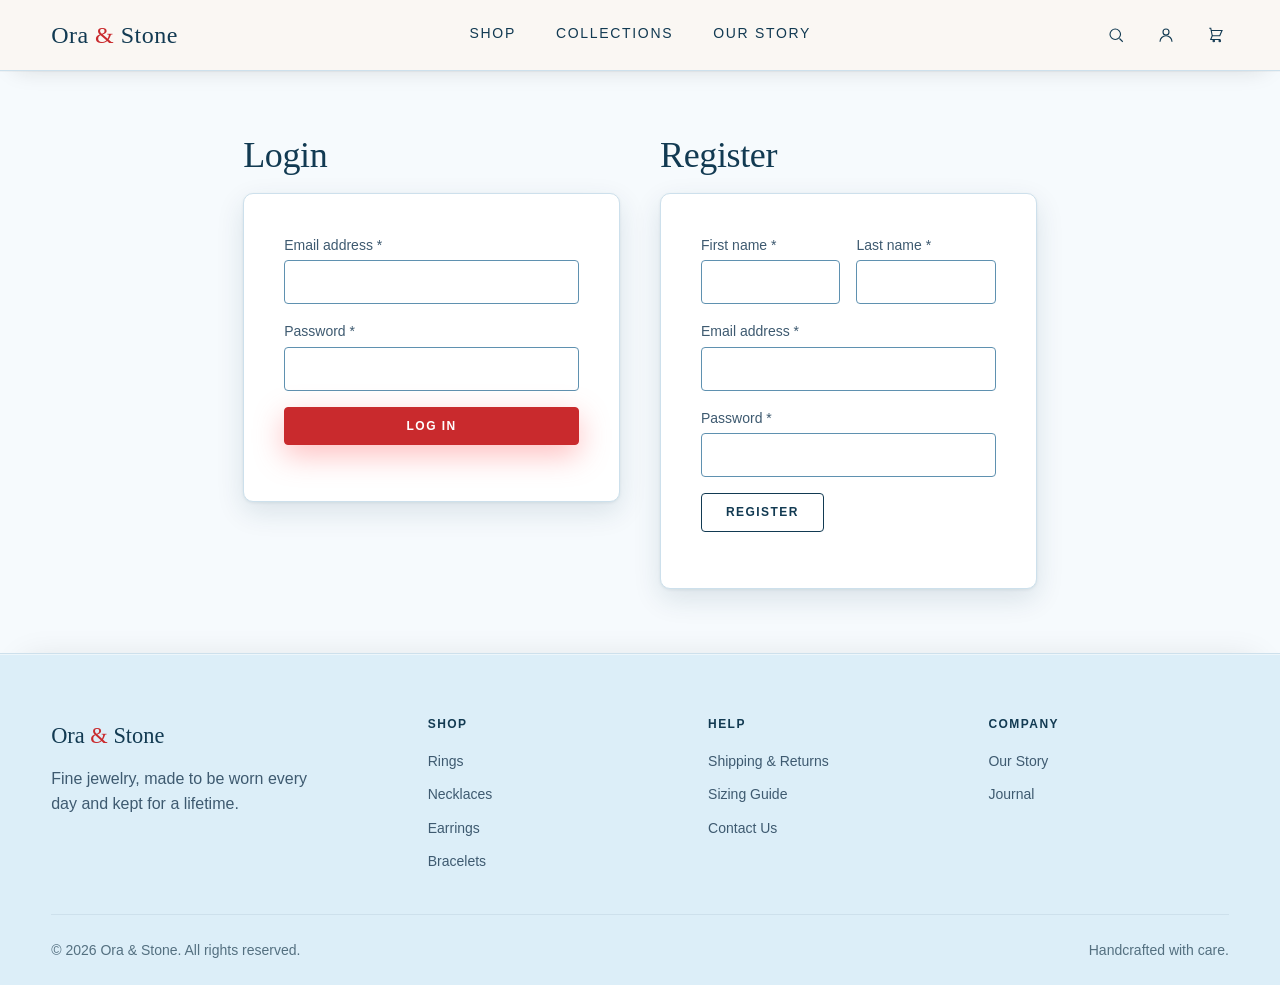
<file: headless/account.html>
<!doctype html>
<html lang="en">
<head>
<meta charset="UTF-8">
<meta name="viewport" content="width=device-width, initial-scale=1">
<title>My Account — Ora &amp; Stone</title>
<link rel="stylesheet" href="css/tokens.css">
<link rel="stylesheet" href="css/base.css">
<link rel="stylesheet" href="css/buttons.css">
<link rel="stylesheet" href="css/navbar.css">
<link rel="stylesheet" href="css/mobile-nav.css">
<link rel="stylesheet" href="css/hero.css">
<link rel="stylesheet" href="css/footer.css">
<link rel="stylesheet" href="css/woocommerce.css">
</head>
<body class="woocommerce woocommerce-page woocommerce-account">

<a class="skip-link" href="#main-content">Skip to content</a>

<header class="site-header">
  <div class="container navbar">
    <a href="index.html" class="navbar__logo">Ora <span>&amp;</span> Stone</a>
    <nav class="navbar__menu" aria-label="Primary">
      <a href="shop.html">Shop</a>
      <a href="index.html#collections">Collections</a>
      <a href="index.html#story">Our Story</a>
    </nav>
    <div class="navbar__actions">
      <button class="navbar__icon-btn" aria-label="Search">
        <svg width="18" height="18" viewBox="0 0 24 24" fill="none" stroke="currentColor" stroke-width="1.5"><circle cx="11" cy="11" r="7"/><path d="M21 21l-4.35-4.35"/></svg>
      </button>
      <a class="navbar__icon-btn" href="account.html" aria-label="My account" data-account-link>
        <svg width="18" height="18" viewBox="0 0 24 24" fill="none" stroke="currentColor" stroke-width="1.5"><circle cx="12" cy="8" r="4"/><path d="M4 21c0-4.4 3.6-8 8-8s8 3.6 8 8"/></svg>
      </a>
      <a class="navbar__icon-btn" href="cart.html" aria-label="Cart">
        <svg width="18" height="18" viewBox="0 0 24 24" fill="none" stroke="currentColor" stroke-width="1.5"><path d="M3 3h2l.4 2M7 13h10l3-7H5.4M7 13L5.4 5M7 13l-2 5h13"/><circle cx="9" cy="20" r="1"/><circle cx="17" cy="20" r="1"/></svg>
        <span class="navbar__badge" data-cart-badge hidden>0</span>
      </a>
      <button class="navbar__toggle" aria-label="Open menu" aria-expanded="false">
        <svg width="22" height="22" viewBox="0 0 24 24" fill="none" stroke="currentColor" stroke-width="1.5"><path d="M3 6h18M3 12h18M3 18h18"/></svg>
      </button>
    </div>
  </div>
</header>

<main id="main-content">
  <div class="container" data-account-gate>
    <p>Checking your session…</p>
  </div>

  <div class="container account-layout" data-account-app hidden>
    <nav class="woocommerce-MyAccount-navigation" aria-label="Account">
      <ul>
        <li data-tab-link="overview" class="is-active"><a href="account.html?tab=overview">Dashboard</a></li>
        <li data-tab-link="orders"><a href="account.html?tab=orders">Orders</a></li>
        <li data-tab-link="addresses"><a href="account.html?tab=addresses">Addresses</a></li>
        <li data-tab-link="details"><a href="account.html?tab=details">Account Details</a></li>
        <li class="woocommerce-MyAccount-navigation-link--customer-logout"><a href="#" data-logout>Log out</a></li>
      </ul>
    </nav>

    <div>
      <section data-tab="overview">
        <p class="account-dashboard__welcome">
          Welcome back, <strong data-welcome-name></strong>.
        </p>
        <div class="account-dashboard__cards">
          <a class="account-card account-card--coral" href="account.html?tab=orders"><h3>Orders</h3><p>Track and review past purchases.</p></a>
          <a class="account-card account-card--blue" href="account.html?tab=addresses"><h3>Addresses</h3><p>Manage shipping and billing details.</p></a>
          <a class="account-card account-card--teal" href="account.html?tab=details"><h3>Account Details</h3><p>Update your name and contact info.</p></a>
        </div>
        <div class="account-dashboard__recent">
          <div class="section__head"><h3>Recent Orders</h3><a class="btn btn--ghost" href="account.html?tab=orders">View All →</a></div>
          <div data-recent-orders><p>Loading…</p></div>
        </div>
      </section>

      <section data-tab="orders" hidden>
        <h2>Orders</h2>
        <div data-orders-list><p>Loading…</p></div>
      </section>

      <section data-tab="addresses" hidden>
        <h2>Addresses</h2>
        <p>These addresses are offered by default at checkout.</p>
        <div class="woocommerce-Addresses address-book">
          <div class="woocommerce-Address address-book__card">
            <header class="woocommerce-Address-title title address-book__card-head"><h3>Billing address</h3></header>
            <form data-address-form="billing">
              <p class="form-row form-row-first"><label>First name</label><input class="input-text" data-field="first_name"></p>
              <p class="form-row form-row-last"><label>Last name</label><input class="input-text" data-field="last_name"></p>
              <p class="form-row form-row-wide"><label>Address</label><input class="input-text" data-field="address_1" placeholder="Street address"></p>
              <p class="form-row form-row-wide"><input class="input-text" data-field="address_2" placeholder="Apartment, suite, etc. (optional)"></p>
              <p class="form-row form-row-first"><label>City</label><input class="input-text" data-field="city"></p>
              <p class="form-row form-row-last"><label>State</label><input class="input-text" data-field="state"></p>
              <p class="form-row form-row-first"><label>Postcode</label><input class="input-text" data-field="postcode"></p>
              <p class="form-row form-row-last"><label>Country</label><input class="input-text" data-field="country" placeholder="US"></p>
              <p class="form-row form-row-first"><label>Phone</label><input class="input-text" data-field="phone"></p>
              <p class="form-row form-row-last"><label>Email</label><input class="input-text" type="email" data-field="email"></p>
              <p class="form-row"><button type="submit" class="btn btn--coral">Save billing address</button></p>
            </form>
          </div>
          <div class="woocommerce-Address address-book__card">
            <header class="woocommerce-Address-title title address-book__card-head"><h3>Shipping address</h3></header>
            <form data-address-form="shipping">
              <p class="form-row form-row-first"><label>First name</label><input class="input-text" data-field="first_name"></p>
              <p class="form-row form-row-last"><label>Last name</label><input class="input-text" data-field="last_name"></p>
              <p class="form-row form-row-wide"><label>Address</label><input class="input-text" data-field="address_1" placeholder="Street address"></p>
              <p class="form-row form-row-wide"><input class="input-text" data-field="address_2" placeholder="Apartment, suite, etc. (optional)"></p>
              <p class="form-row form-row-first"><label>City</label><input class="input-text" data-field="city"></p>
              <p class="form-row form-row-last"><label>State</label><input class="input-text" data-field="state"></p>
              <p class="form-row form-row-first"><label>Postcode</label><input class="input-text" data-field="postcode"></p>
              <p class="form-row form-row-last"><label>Country</label><input class="input-text" data-field="country" placeholder="US"></p>
              <p class="form-row"><button type="submit" class="btn btn--coral">Save shipping address</button></p>
            </form>
          </div>
        </div>
        <p data-address-feedback role="status" aria-live="polite"></p>
      </section>

      <section data-tab="details" hidden>
        <h2>Account Details</h2>
        <form data-details-form>
          <p class="form-row form-row-first"><label>First name</label><input class="input-text" id="details_first_name"></p>
          <p class="form-row form-row-last"><label>Last name</label><input class="input-text" id="details_last_name"></p>
          <p class="form-row form-row-wide"><label>Email</label><input class="input-text" id="details_email" type="email" disabled></p>
          <p style="color:var(--color-ink-faint);font-size:var(--text-small)">To change your password, use <a data-lost-password href="#">the WordPress password reset</a>.</p>
          <p class="form-row"><button type="submit" class="btn btn--coral">Save changes</button></p>
        </form>
        <p data-details-feedback role="status" aria-live="polite"></p>
      </section>
    </div>
  </div>
</main>

<footer class="site-footer">
  <div class="container">
    <div class="footer-grid">
      <div class="footer-brand">
        <div class="footer-brand__logo">Ora <span>&amp;</span> Stone</div>
        <p>Fine jewelry, made to be worn every day and kept for a lifetime.</p>
      </div>
      <div class="footer-col">
        <h4>Shop</h4>
        <ul>
          <li><a href="shop.html?category=rings">Rings</a></li>
          <li><a href="shop.html?category=necklaces">Necklaces</a></li>
          <li><a href="shop.html?category=earrings">Earrings</a></li>
          <li><a href="shop.html?category=bracelets">Bracelets</a></li>
        </ul>
      </div>
      <div class="footer-col">
        <h4>Help</h4>
        <ul>
          <li><a href="#">Shipping &amp; Returns</a></li>
          <li><a href="#">Sizing Guide</a></li>
          <li><a href="#">Contact Us</a></li>
        </ul>
      </div>
      <div class="footer-col">
        <h4>Company</h4>
        <ul>
          <li><a href="index.html#story">Our Story</a></li>
          <li><a href="#">Journal</a></li>
        </ul>
      </div>
    </div>
    <div class="footer-bottom">
      <span>&copy; <span data-year></span> Ora &amp; Stone. All rights reserved.</span>
      <span>Handcrafted with care.</span>
    </div>
  </div>
</footer>

<script src="js/config.js"></script>
<script src="js/store-api.js"></script>
<script src="js/render-utils.js"></script>
<script src="js/mobile-nav.js"></script>
<script src="js/cart-badge.js"></script>
<script src="js/auth.js"></script>
<script src="js/nav-auth.js"></script>
<script src="js/account.js"></script>
</body>
</html>
</file>
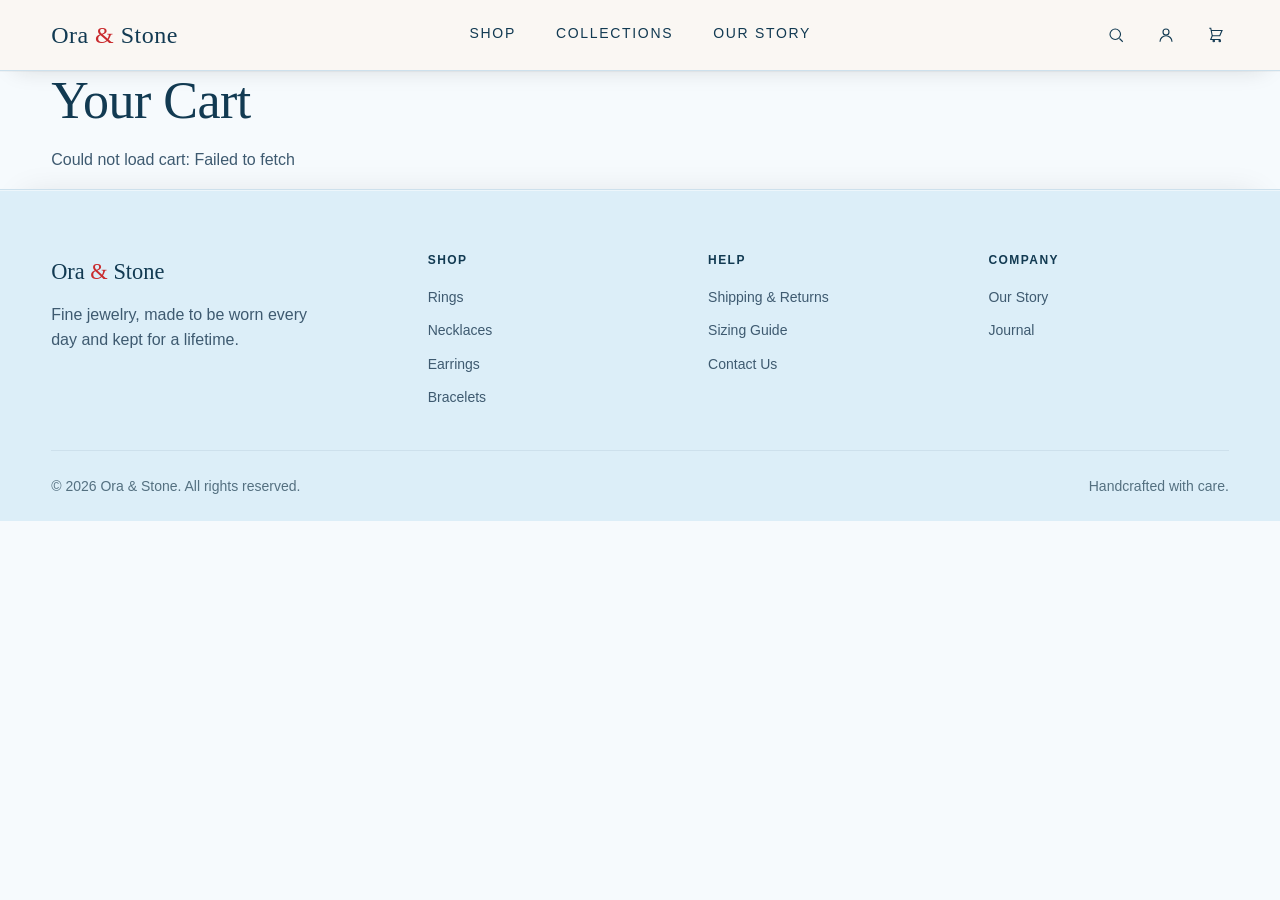
<file: headless/cart.html>
<!doctype html>
<html lang="en">
<head>
<meta charset="UTF-8">
<meta name="viewport" content="width=device-width, initial-scale=1">
<title>Cart — Ora &amp; Stone</title>
<link rel="stylesheet" href="css/tokens.css">
<link rel="stylesheet" href="css/base.css">
<link rel="stylesheet" href="css/buttons.css">
<link rel="stylesheet" href="css/navbar.css">
<link rel="stylesheet" href="css/mobile-nav.css">
<link rel="stylesheet" href="css/hero.css">
<link rel="stylesheet" href="css/footer.css">
<link rel="stylesheet" href="css/woocommerce.css">
</head>
<body class="woocommerce woocommerce-page woocommerce-cart">

<a class="skip-link" href="#main-content">Skip to content</a>

<header class="site-header">
  <div class="container navbar">
    <a href="index.html" class="navbar__logo">Ora <span>&amp;</span> Stone</a>
    <nav class="navbar__menu" aria-label="Primary">
      <a href="shop.html">Shop</a>
      <a href="index.html#collections">Collections</a>
      <a href="index.html#story">Our Story</a>
    </nav>
    <div class="navbar__actions">
      <button class="navbar__icon-btn" aria-label="Search">
        <svg width="18" height="18" viewBox="0 0 24 24" fill="none" stroke="currentColor" stroke-width="1.5"><circle cx="11" cy="11" r="7"/><path d="M21 21l-4.35-4.35"/></svg>
      </button>
      <a class="navbar__icon-btn" href="login.html" aria-label="Log in" data-account-link>
        <svg width="18" height="18" viewBox="0 0 24 24" fill="none" stroke="currentColor" stroke-width="1.5"><circle cx="12" cy="8" r="4"/><path d="M4 21c0-4.4 3.6-8 8-8s8 3.6 8 8"/></svg>
      </a>
      <a class="navbar__icon-btn" href="cart.html" aria-label="Cart">
        <svg width="18" height="18" viewBox="0 0 24 24" fill="none" stroke="currentColor" stroke-width="1.5"><path d="M3 3h2l.4 2M7 13h10l3-7H5.4M7 13L5.4 5M7 13l-2 5h13"/><circle cx="9" cy="20" r="1"/><circle cx="17" cy="20" r="1"/></svg>
        <span class="navbar__badge" data-cart-badge hidden>0</span>
      </a>
      <button class="navbar__toggle" aria-label="Open menu" aria-expanded="false">
        <svg width="22" height="22" viewBox="0 0 24 24" fill="none" stroke="currentColor" stroke-width="1.5"><path d="M3 6h18M3 12h18M3 18h18"/></svg>
      </button>
    </div>
  </div>
</header>

<main id="main-content">
  <div class="container">
    <header class="page-header">
      <h1 class="page-title">Your Cart</h1>
    </header>
    <div data-cart-root>
      <p>Loading cart…</p>
    </div>
  </div>
</main>

<footer class="site-footer">
  <div class="container">
    <div class="footer-grid">
      <div class="footer-brand">
        <div class="footer-brand__logo">Ora <span>&amp;</span> Stone</div>
        <p>Fine jewelry, made to be worn every day and kept for a lifetime.</p>
      </div>
      <div class="footer-col">
        <h4>Shop</h4>
        <ul>
          <li><a href="shop.html?category=rings">Rings</a></li>
          <li><a href="shop.html?category=necklaces">Necklaces</a></li>
          <li><a href="shop.html?category=earrings">Earrings</a></li>
          <li><a href="shop.html?category=bracelets">Bracelets</a></li>
        </ul>
      </div>
      <div class="footer-col">
        <h4>Help</h4>
        <ul>
          <li><a href="#">Shipping &amp; Returns</a></li>
          <li><a href="#">Sizing Guide</a></li>
          <li><a href="#">Contact Us</a></li>
        </ul>
      </div>
      <div class="footer-col">
        <h4>Company</h4>
        <ul>
          <li><a href="index.html#story">Our Story</a></li>
          <li><a href="#">Journal</a></li>
        </ul>
      </div>
    </div>
    <div class="footer-bottom">
      <span>&copy; <span data-year></span> Ora &amp; Stone. All rights reserved.</span>
      <span>Handcrafted with care.</span>
    </div>
  </div>
</footer>

<script src="js/config.js"></script>
<script src="js/store-api.js"></script>
<script src="js/render-utils.js"></script>
<script src="js/mobile-nav.js"></script>
<script src="js/cart-badge.js"></script>
<script src="js/auth.js"></script>
<script src="js/nav-auth.js"></script>
<script src="js/cart.js"></script>
</body>
</html>
</file>
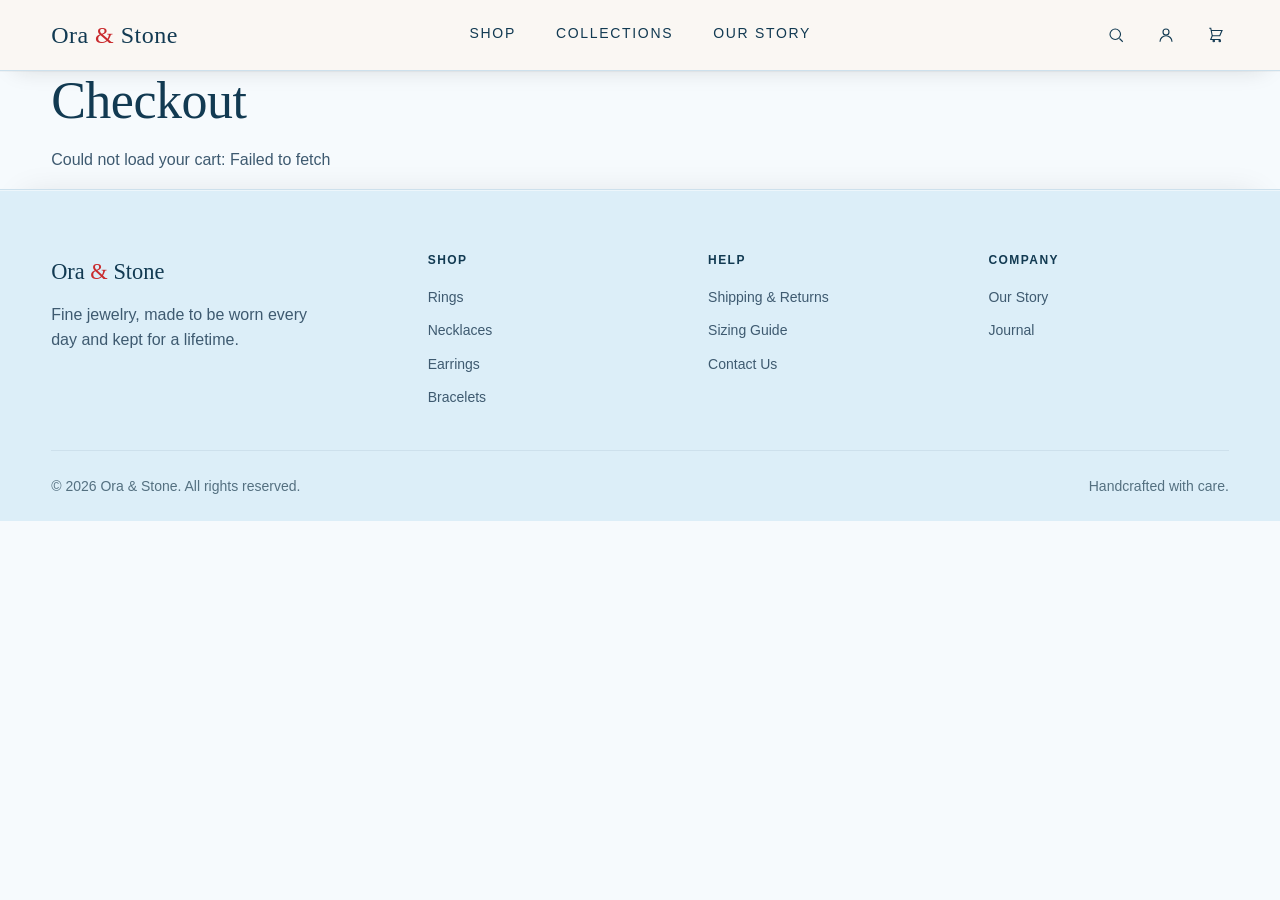
<file: headless/checkout.html>
<!doctype html>
<html lang="en">
<head>
<meta charset="UTF-8">
<meta name="viewport" content="width=device-width, initial-scale=1">
<title>Checkout — Ora &amp; Stone</title>
<link rel="stylesheet" href="css/tokens.css">
<link rel="stylesheet" href="css/base.css">
<link rel="stylesheet" href="css/buttons.css">
<link rel="stylesheet" href="css/navbar.css">
<link rel="stylesheet" href="css/mobile-nav.css">
<link rel="stylesheet" href="css/hero.css">
<link rel="stylesheet" href="css/footer.css">
<link rel="stylesheet" href="css/woocommerce.css">
</head>
<body class="woocommerce woocommerce-page woocommerce-checkout">

<a class="skip-link" href="#main-content">Skip to content</a>

<header class="site-header">
  <div class="container navbar">
    <a href="index.html" class="navbar__logo">Ora <span>&amp;</span> Stone</a>
    <nav class="navbar__menu" aria-label="Primary">
      <a href="shop.html">Shop</a>
      <a href="index.html#collections">Collections</a>
      <a href="index.html#story">Our Story</a>
    </nav>
    <div class="navbar__actions">
      <button class="navbar__icon-btn" aria-label="Search">
        <svg width="18" height="18" viewBox="0 0 24 24" fill="none" stroke="currentColor" stroke-width="1.5"><circle cx="11" cy="11" r="7"/><path d="M21 21l-4.35-4.35"/></svg>
      </button>
      <a class="navbar__icon-btn" href="login.html" aria-label="Log in" data-account-link>
        <svg width="18" height="18" viewBox="0 0 24 24" fill="none" stroke="currentColor" stroke-width="1.5"><circle cx="12" cy="8" r="4"/><path d="M4 21c0-4.4 3.6-8 8-8s8 3.6 8 8"/></svg>
      </a>
      <a class="navbar__icon-btn" href="cart.html" aria-label="Cart">
        <svg width="18" height="18" viewBox="0 0 24 24" fill="none" stroke="currentColor" stroke-width="1.5"><path d="M3 3h2l.4 2M7 13h10l3-7H5.4M7 13L5.4 5M7 13l-2 5h13"/><circle cx="9" cy="20" r="1"/><circle cx="17" cy="20" r="1"/></svg>
        <span class="navbar__badge" data-cart-badge hidden>0</span>
      </a>
      <button class="navbar__toggle" aria-label="Open menu" aria-expanded="false">
        <svg width="22" height="22" viewBox="0 0 24 24" fill="none" stroke="currentColor" stroke-width="1.5"><path d="M3 6h18M3 12h18M3 18h18"/></svg>
      </button>
    </div>
  </div>
</header>

<main id="main-content">
  <div class="container">
    <header class="page-header"><h1 class="page-title">Checkout</h1></header>
    <div data-checkout-root><p>Loading your cart…</p></div>
  </div>
</main>

<footer class="site-footer">
  <div class="container">
    <div class="footer-grid">
      <div class="footer-brand">
        <div class="footer-brand__logo">Ora <span>&amp;</span> Stone</div>
        <p>Fine jewelry, made to be worn every day and kept for a lifetime.</p>
      </div>
      <div class="footer-col">
        <h4>Shop</h4>
        <ul>
          <li><a href="shop.html?category=rings">Rings</a></li>
          <li><a href="shop.html?category=necklaces">Necklaces</a></li>
          <li><a href="shop.html?category=earrings">Earrings</a></li>
          <li><a href="shop.html?category=bracelets">Bracelets</a></li>
        </ul>
      </div>
      <div class="footer-col">
        <h4>Help</h4>
        <ul>
          <li><a href="#">Shipping &amp; Returns</a></li>
          <li><a href="#">Sizing Guide</a></li>
          <li><a href="#">Contact Us</a></li>
        </ul>
      </div>
      <div class="footer-col">
        <h4>Company</h4>
        <ul>
          <li><a href="index.html#story">Our Story</a></li>
          <li><a href="#">Journal</a></li>
        </ul>
      </div>
    </div>
    <div class="footer-bottom">
      <span>&copy; <span data-year></span> Ora &amp; Stone. All rights reserved.</span>
      <span>Handcrafted with care.</span>
    </div>
  </div>
</footer>

<script src="js/config.js"></script>
<script src="js/store-api.js"></script>
<script src="js/render-utils.js"></script>
<script src="js/mobile-nav.js"></script>
<script src="js/cart-badge.js"></script>
<script src="js/auth.js"></script>
<script src="js/nav-auth.js"></script>
<script src="js/checkout.js"></script>
</body>
</html>
</file>
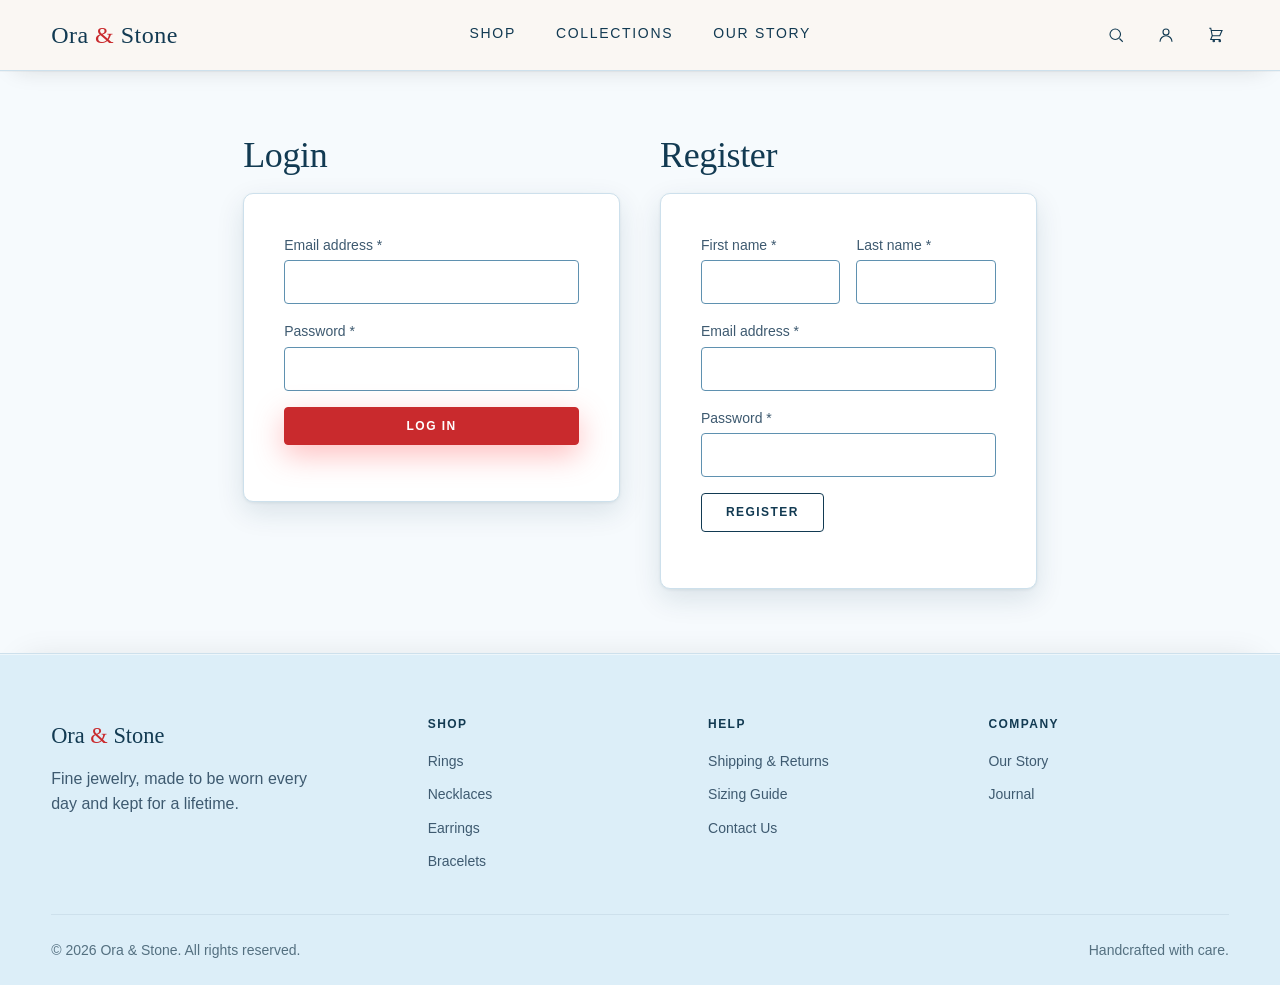
<file: headless/login.html>
<!doctype html>
<html lang="en">
<head>
<meta charset="UTF-8">
<meta name="viewport" content="width=device-width, initial-scale=1">
<title>Log In — Ora &amp; Stone</title>
<link rel="stylesheet" href="css/tokens.css">
<link rel="stylesheet" href="css/base.css">
<link rel="stylesheet" href="css/buttons.css">
<link rel="stylesheet" href="css/navbar.css">
<link rel="stylesheet" href="css/mobile-nav.css">
<link rel="stylesheet" href="css/hero.css">
<link rel="stylesheet" href="css/footer.css">
<link rel="stylesheet" href="css/woocommerce.css">
</head>
<body class="woocommerce woocommerce-page woocommerce-account">

<a class="skip-link" href="#main-content">Skip to content</a>

<header class="site-header">
  <div class="container navbar">
    <a href="index.html" class="navbar__logo">Ora <span>&amp;</span> Stone</a>
    <nav class="navbar__menu" aria-label="Primary">
      <a href="shop.html">Shop</a>
      <a href="index.html#collections">Collections</a>
      <a href="index.html#story">Our Story</a>
    </nav>
    <div class="navbar__actions">
      <button class="navbar__icon-btn" aria-label="Search">
        <svg width="18" height="18" viewBox="0 0 24 24" fill="none" stroke="currentColor" stroke-width="1.5"><circle cx="11" cy="11" r="7"/><path d="M21 21l-4.35-4.35"/></svg>
      </button>
      <a class="navbar__icon-btn" href="login.html" aria-label="Log in" data-account-link>
        <svg width="18" height="18" viewBox="0 0 24 24" fill="none" stroke="currentColor" stroke-width="1.5"><circle cx="12" cy="8" r="4"/><path d="M4 21c0-4.4 3.6-8 8-8s8 3.6 8 8"/></svg>
      </a>
      <a class="navbar__icon-btn" href="cart.html" aria-label="Cart">
        <svg width="18" height="18" viewBox="0 0 24 24" fill="none" stroke="currentColor" stroke-width="1.5"><path d="M3 3h2l.4 2M7 13h10l3-7H5.4M7 13L5.4 5M7 13l-2 5h13"/><circle cx="9" cy="20" r="1"/><circle cx="17" cy="20" r="1"/></svg>
        <span class="navbar__badge" data-cart-badge hidden>0</span>
      </a>
      <button class="navbar__toggle" aria-label="Open menu" aria-expanded="false">
        <svg width="22" height="22" viewBox="0 0 24 24" fill="none" stroke="currentColor" stroke-width="1.5"><path d="M3 6h18M3 12h18M3 18h18"/></svg>
      </button>
    </div>
  </div>
</header>

<main id="main-content">
  <div class="container" style="max-width:56rem;margin-inline:auto;padding-block:var(--space-xl)">
    <div id="customer_login" class="col2-set">
      <div class="col-1">
        <h2>Login</h2>
        <form class="woocommerce-form woocommerce-form-login login" data-login-form>
          <p class="form-row form-row-wide">
            <label for="username">Email address&nbsp;<span class="required">*</span></label>
            <input type="email" class="input-text" name="username" id="username" autocomplete="email" required>
          </p>
          <p class="form-row form-row-wide">
            <label for="password">Password&nbsp;<span class="required">*</span></label>
            <input class="input-text" type="password" name="password" id="password" autocomplete="current-password" required>
          </p>
          <p class="form-row login-form__meta">
            <button type="submit" class="btn btn--coral" name="login">Log in</button>
          </p>
          <p data-login-feedback role="status" aria-live="polite"></p>
        </form>
      </div>
      <div class="col-2">
        <h2>Register</h2>
        <form class="woocommerce-form woocommerce-form-register register" data-register-form>
          <p class="form-row form-row-first">
            <label for="reg_first_name">First name&nbsp;<span class="required">*</span></label>
            <input type="text" class="input-text" name="first_name" id="reg_first_name" autocomplete="given-name" required>
          </p>
          <p class="form-row form-row-last">
            <label for="reg_last_name">Last name&nbsp;<span class="required">*</span></label>
            <input type="text" class="input-text" name="last_name" id="reg_last_name" autocomplete="family-name" required>
          </p>
          <p class="form-row form-row-wide">
            <label for="reg_email">Email address&nbsp;<span class="required">*</span></label>
            <input type="email" class="input-text" name="email" id="reg_email" autocomplete="email" required>
          </p>
          <p class="form-row form-row-wide">
            <label for="reg_password">Password&nbsp;<span class="required">*</span></label>
            <input type="password" class="input-text" name="password" id="reg_password" autocomplete="new-password" minlength="8" required>
          </p>
          <p class="woocommerce-form-row form-row">
            <button type="submit" class="btn btn--outline" name="register">Register</button>
          </p>
          <p data-register-feedback role="status" aria-live="polite"></p>
        </form>
      </div>
    </div>
  </div>
</main>

<footer class="site-footer">
  <div class="container">
    <div class="footer-grid">
      <div class="footer-brand">
        <div class="footer-brand__logo">Ora <span>&amp;</span> Stone</div>
        <p>Fine jewelry, made to be worn every day and kept for a lifetime.</p>
      </div>
      <div class="footer-col">
        <h4>Shop</h4>
        <ul>
          <li><a href="shop.html?category=rings">Rings</a></li>
          <li><a href="shop.html?category=necklaces">Necklaces</a></li>
          <li><a href="shop.html?category=earrings">Earrings</a></li>
          <li><a href="shop.html?category=bracelets">Bracelets</a></li>
        </ul>
      </div>
      <div class="footer-col">
        <h4>Help</h4>
        <ul>
          <li><a href="#">Shipping &amp; Returns</a></li>
          <li><a href="#">Sizing Guide</a></li>
          <li><a href="#">Contact Us</a></li>
        </ul>
      </div>
      <div class="footer-col">
        <h4>Company</h4>
        <ul>
          <li><a href="index.html#story">Our Story</a></li>
          <li><a href="#">Journal</a></li>
        </ul>
      </div>
    </div>
    <div class="footer-bottom">
      <span>&copy; <span data-year></span> Ora &amp; Stone. All rights reserved.</span>
      <span>Handcrafted with care.</span>
    </div>
  </div>
</footer>

<script src="js/config.js"></script>
<script src="js/store-api.js"></script>
<script src="js/render-utils.js"></script>
<script src="js/mobile-nav.js"></script>
<script src="js/cart-badge.js"></script>
<script src="js/auth.js"></script>
<script src="js/nav-auth.js"></script>
<script src="js/login.js"></script>
</body>
</html>
</file>
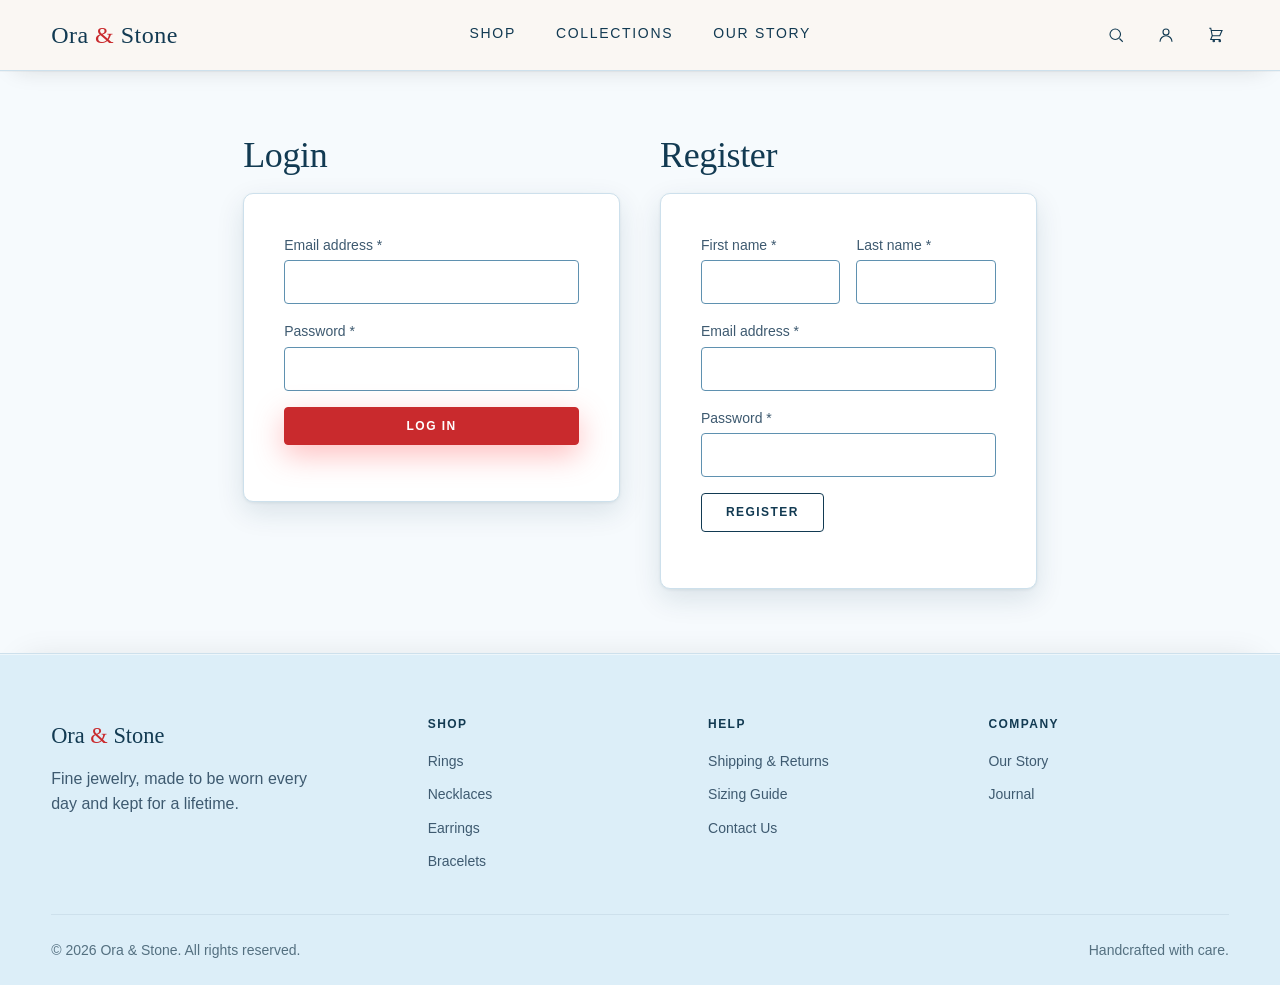
<file: headless/order.html>
<!doctype html>
<html lang="en">
<head>
<meta charset="UTF-8">
<meta name="viewport" content="width=device-width, initial-scale=1">
<title>Order Detail — Ora &amp; Stone</title>
<link rel="stylesheet" href="css/tokens.css">
<link rel="stylesheet" href="css/base.css">
<link rel="stylesheet" href="css/buttons.css">
<link rel="stylesheet" href="css/navbar.css">
<link rel="stylesheet" href="css/mobile-nav.css">
<link rel="stylesheet" href="css/hero.css">
<link rel="stylesheet" href="css/footer.css">
<link rel="stylesheet" href="css/woocommerce.css">
</head>
<body class="woocommerce woocommerce-page woocommerce-account">

<a class="skip-link" href="#main-content">Skip to content</a>

<header class="site-header">
  <div class="container navbar">
    <a href="index.html" class="navbar__logo">Ora <span>&amp;</span> Stone</a>
    <nav class="navbar__menu" aria-label="Primary">
      <a href="shop.html">Shop</a>
      <a href="index.html#collections">Collections</a>
      <a href="index.html#story">Our Story</a>
    </nav>
    <div class="navbar__actions">
      <button class="navbar__icon-btn" aria-label="Search">
        <svg width="18" height="18" viewBox="0 0 24 24" fill="none" stroke="currentColor" stroke-width="1.5"><circle cx="11" cy="11" r="7"/><path d="M21 21l-4.35-4.35"/></svg>
      </button>
      <a class="navbar__icon-btn" href="account.html" aria-label="My account" data-account-link>
        <svg width="18" height="18" viewBox="0 0 24 24" fill="none" stroke="currentColor" stroke-width="1.5"><circle cx="12" cy="8" r="4"/><path d="M4 21c0-4.4 3.6-8 8-8s8 3.6 8 8"/></svg>
      </a>
      <a class="navbar__icon-btn" href="cart.html" aria-label="Cart">
        <svg width="18" height="18" viewBox="0 0 24 24" fill="none" stroke="currentColor" stroke-width="1.5"><path d="M3 3h2l.4 2M7 13h10l3-7H5.4M7 13L5.4 5M7 13l-2 5h13"/><circle cx="9" cy="20" r="1"/><circle cx="17" cy="20" r="1"/></svg>
        <span class="navbar__badge" data-cart-badge hidden>0</span>
      </a>
      <button class="navbar__toggle" aria-label="Open menu" aria-expanded="false">
        <svg width="22" height="22" viewBox="0 0 24 24" fill="none" stroke="currentColor" stroke-width="1.5"><path d="M3 6h18M3 12h18M3 18h18"/></svg>
      </button>
    </div>
  </div>
</header>

<main id="main-content">
  <div class="container" style="max-width:56rem;margin-inline:auto;padding-block:var(--space-xl)">
    <p><a href="account.html?tab=orders">← Back to orders</a></p>
    <div data-order-root><p>Loading order…</p></div>
  </div>
</main>

<footer class="site-footer">
  <div class="container">
    <div class="footer-grid">
      <div class="footer-brand">
        <div class="footer-brand__logo">Ora <span>&amp;</span> Stone</div>
        <p>Fine jewelry, made to be worn every day and kept for a lifetime.</p>
      </div>
      <div class="footer-col">
        <h4>Shop</h4>
        <ul>
          <li><a href="shop.html?category=rings">Rings</a></li>
          <li><a href="shop.html?category=necklaces">Necklaces</a></li>
          <li><a href="shop.html?category=earrings">Earrings</a></li>
          <li><a href="shop.html?category=bracelets">Bracelets</a></li>
        </ul>
      </div>
      <div class="footer-col">
        <h4>Help</h4>
        <ul>
          <li><a href="#">Shipping &amp; Returns</a></li>
          <li><a href="#">Sizing Guide</a></li>
          <li><a href="#">Contact Us</a></li>
        </ul>
      </div>
      <div class="footer-col">
        <h4>Company</h4>
        <ul>
          <li><a href="index.html#story">Our Story</a></li>
          <li><a href="#">Journal</a></li>
        </ul>
      </div>
    </div>
    <div class="footer-bottom">
      <span>&copy; <span data-year></span> Ora &amp; Stone. All rights reserved.</span>
      <span>Handcrafted with care.</span>
    </div>
  </div>
</footer>

<script src="js/config.js"></script>
<script src="js/store-api.js"></script>
<script src="js/render-utils.js"></script>
<script src="js/mobile-nav.js"></script>
<script src="js/cart-badge.js"></script>
<script src="js/auth.js"></script>
<script src="js/nav-auth.js"></script>
<script src="js/order.js"></script>
</body>
</html>
</file>
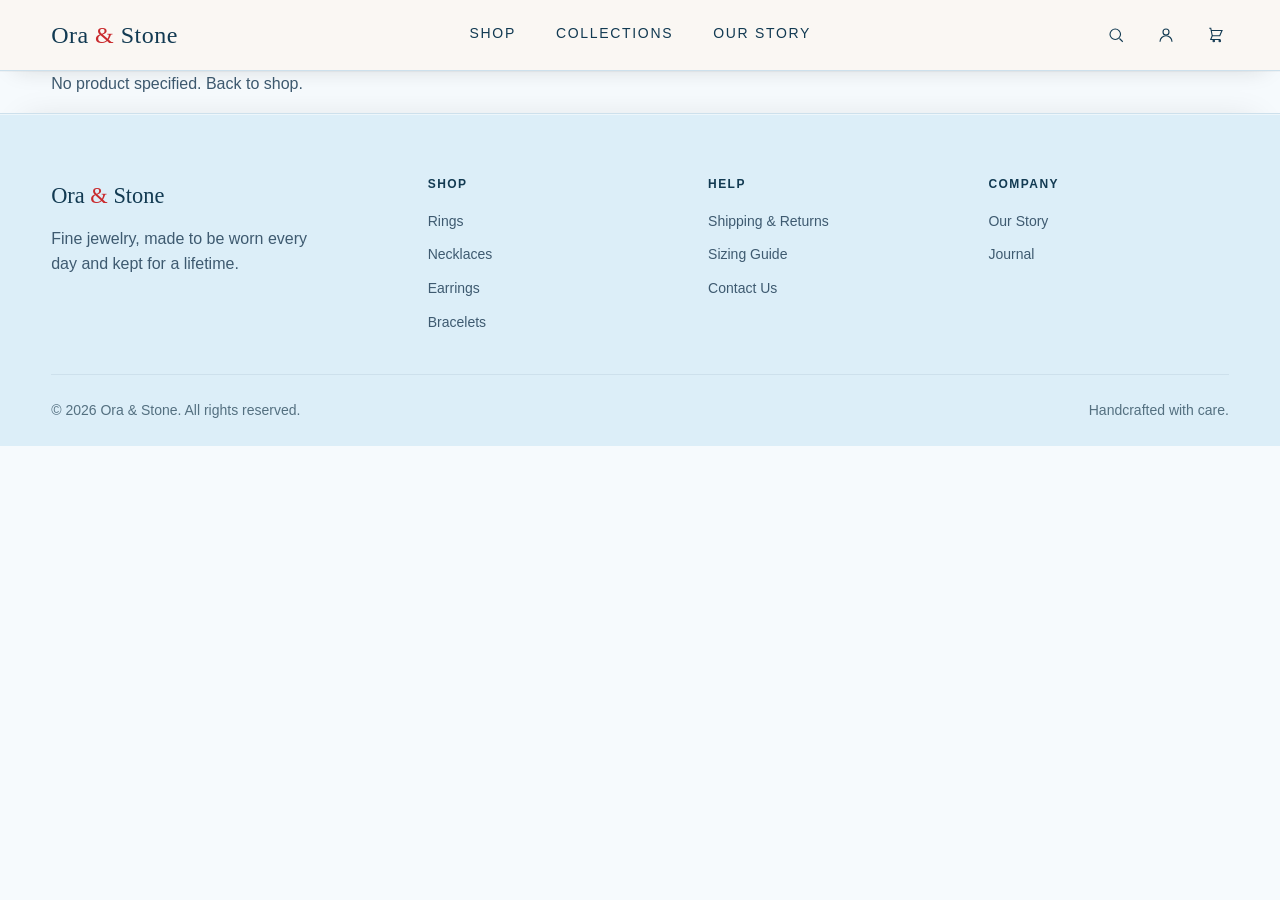
<file: headless/product.html>
<!doctype html>
<html lang="en">
<head>
<meta charset="UTF-8">
<meta name="viewport" content="width=device-width, initial-scale=1">
<title data-title>Product — Ora &amp; Stone</title>
<link rel="stylesheet" href="css/tokens.css">
<link rel="stylesheet" href="css/base.css">
<link rel="stylesheet" href="css/buttons.css">
<link rel="stylesheet" href="css/navbar.css">
<link rel="stylesheet" href="css/mobile-nav.css">
<link rel="stylesheet" href="css/hero.css">
<link rel="stylesheet" href="css/footer.css">
<link rel="stylesheet" href="css/woocommerce.css">
</head>
<body class="woocommerce woocommerce-page">

<a class="skip-link" href="#main-content">Skip to content</a>

<header class="site-header">
  <div class="container navbar">
    <a href="index.html" class="navbar__logo">Ora <span>&amp;</span> Stone</a>
    <nav class="navbar__menu" aria-label="Primary">
      <a href="shop.html">Shop</a>
      <a href="index.html#collections">Collections</a>
      <a href="index.html#story">Our Story</a>
    </nav>
    <div class="navbar__actions">
      <button class="navbar__icon-btn" aria-label="Search">
        <svg width="18" height="18" viewBox="0 0 24 24" fill="none" stroke="currentColor" stroke-width="1.5"><circle cx="11" cy="11" r="7"/><path d="M21 21l-4.35-4.35"/></svg>
      </button>
      <a class="navbar__icon-btn" href="login.html" aria-label="Log in" data-account-link>
        <svg width="18" height="18" viewBox="0 0 24 24" fill="none" stroke="currentColor" stroke-width="1.5"><circle cx="12" cy="8" r="4"/><path d="M4 21c0-4.4 3.6-8 8-8s8 3.6 8 8"/></svg>
      </a>
      <a class="navbar__icon-btn" href="cart.html" aria-label="Cart">
        <svg width="18" height="18" viewBox="0 0 24 24" fill="none" stroke="currentColor" stroke-width="1.5"><path d="M3 3h2l.4 2M7 13h10l3-7H5.4M7 13L5.4 5M7 13l-2 5h13"/><circle cx="9" cy="20" r="1"/><circle cx="17" cy="20" r="1"/></svg>
        <span class="navbar__badge" data-cart-badge hidden>0</span>
      </a>
      <button class="navbar__toggle" aria-label="Open menu" aria-expanded="false">
        <svg width="22" height="22" viewBox="0 0 24 24" fill="none" stroke="currentColor" stroke-width="1.5"><path d="M3 6h18M3 12h18M3 18h18"/></svg>
      </button>
    </div>
  </div>
</header>

<main id="main-content">
  <div class="container" data-product-root>
    <p data-loading>Loading product…</p>
  </div>
</main>

<footer class="site-footer">
  <div class="container">
    <div class="footer-grid">
      <div class="footer-brand">
        <div class="footer-brand__logo">Ora <span>&amp;</span> Stone</div>
        <p>Fine jewelry, made to be worn every day and kept for a lifetime.</p>
      </div>
      <div class="footer-col">
        <h4>Shop</h4>
        <ul>
          <li><a href="shop.html?category=rings">Rings</a></li>
          <li><a href="shop.html?category=necklaces">Necklaces</a></li>
          <li><a href="shop.html?category=earrings">Earrings</a></li>
          <li><a href="shop.html?category=bracelets">Bracelets</a></li>
        </ul>
      </div>
      <div class="footer-col">
        <h4>Help</h4>
        <ul>
          <li><a href="#">Shipping &amp; Returns</a></li>
          <li><a href="#">Sizing Guide</a></li>
          <li><a href="#">Contact Us</a></li>
        </ul>
      </div>
      <div class="footer-col">
        <h4>Company</h4>
        <ul>
          <li><a href="index.html#story">Our Story</a></li>
          <li><a href="#">Journal</a></li>
        </ul>
      </div>
    </div>
    <div class="footer-bottom">
      <span>&copy; <span data-year></span> Ora &amp; Stone. All rights reserved.</span>
      <span>Handcrafted with care.</span>
    </div>
  </div>
</footer>

<script src="js/config.js"></script>
<script src="js/store-api.js"></script>
<script src="js/render-utils.js"></script>
<script src="js/loupe.js"></script>
<script src="js/mobile-nav.js"></script>
<script src="js/cart-badge.js"></script>
<script src="js/auth.js"></script>
<script src="js/nav-auth.js"></script>
<script src="js/product.js"></script>
</body>
</html>
</file>
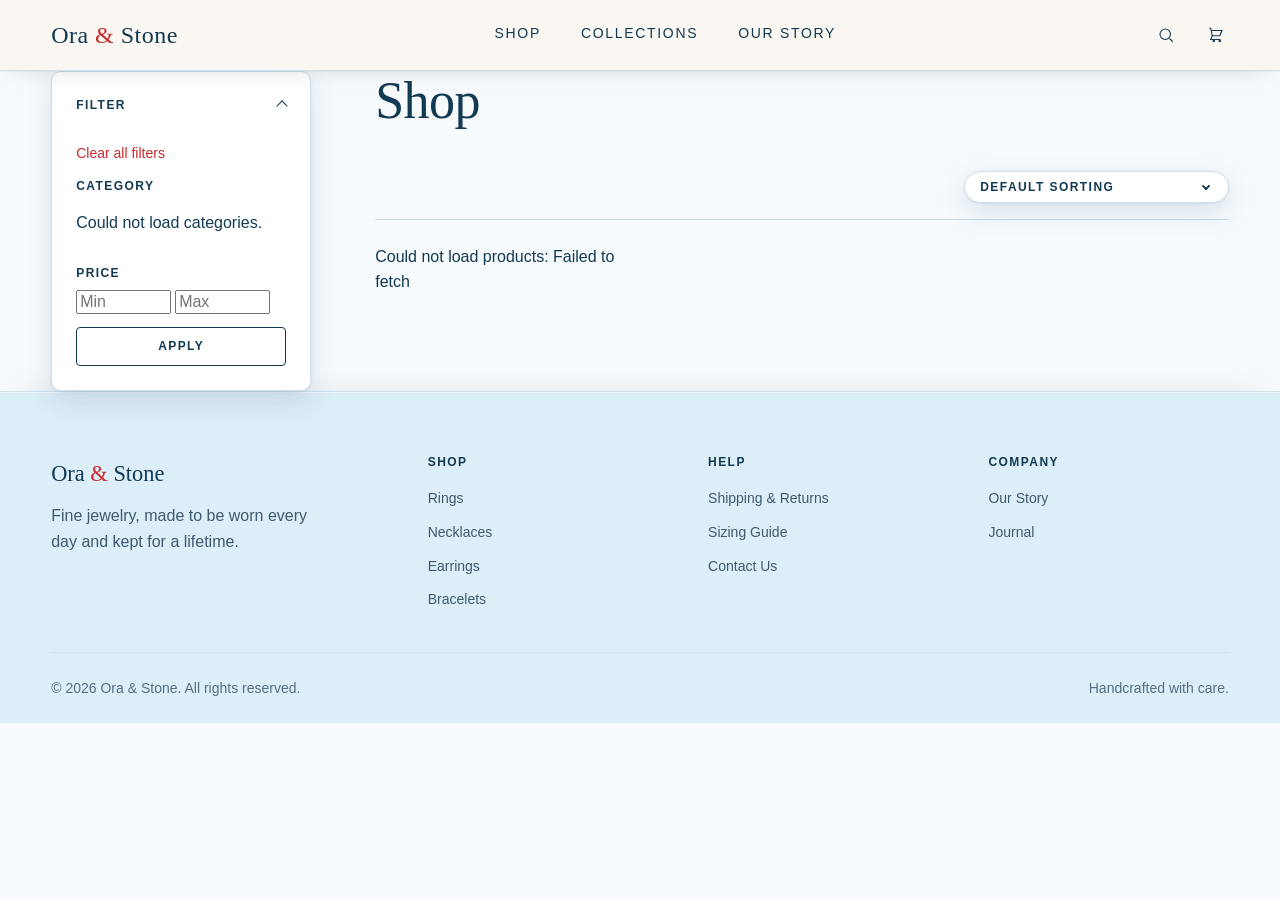
<file: headless/shop.html>
<!doctype html>
<html lang="en">
<head>
<meta charset="UTF-8">
<meta name="viewport" content="width=device-width, initial-scale=1">
<title>Shop — Ora &amp; Stone</title>
<link rel="stylesheet" href="css/tokens.css">
<link rel="stylesheet" href="css/base.css">
<link rel="stylesheet" href="css/buttons.css">
<link rel="stylesheet" href="css/navbar.css">
<link rel="stylesheet" href="css/mobile-nav.css">
<link rel="stylesheet" href="css/hero.css">
<link rel="stylesheet" href="css/footer.css">
<link rel="stylesheet" href="css/woocommerce.css">
</head>
<body class="woocommerce woocommerce-page">

<a class="skip-link" href="#main-content">Skip to content</a>

<header class="site-header">
  <div class="container navbar">
    <a href="index.html" class="navbar__logo">Ora <span>&amp;</span> Stone</a>
    <nav class="navbar__menu" aria-label="Primary">
      <a href="shop.html">Shop</a>
      <a href="index.html#collections">Collections</a>
      <a href="index.html#story">Our Story</a>
    </nav>
    <div class="navbar__actions">
      <button class="navbar__icon-btn" aria-label="Search">
        <svg width="18" height="18" viewBox="0 0 24 24" fill="none" stroke="currentColor" stroke-width="1.5"><circle cx="11" cy="11" r="7"/><path d="M21 21l-4.35-4.35"/></svg>
      </button>
      <a class="navbar__icon-btn" href="cart.html" aria-label="Cart">
        <svg width="18" height="18" viewBox="0 0 24 24" fill="none" stroke="currentColor" stroke-width="1.5"><path d="M3 3h2l.4 2M7 13h10l3-7H5.4M7 13L5.4 5M7 13l-2 5h13"/><circle cx="9" cy="20" r="1"/><circle cx="17" cy="20" r="1"/></svg>
        <span class="navbar__badge" data-cart-badge hidden>0</span>
      </a>
      <button class="navbar__toggle" aria-label="Open menu" aria-expanded="false">
        <svg width="22" height="22" viewBox="0 0 24 24" fill="none" stroke="currentColor" stroke-width="1.5"><path d="M3 6h18M3 12h18M3 18h18"/></svg>
      </button>
    </div>
  </div>
</header>

<main id="main-content">
  <div class="shop-layout container">

    <details class="shop-filters" open>
      <summary class="shop-filters__summary label">Filter</summary>
      <div class="shop-filters__body">
        <a class="shop-filters__clear" href="shop.html" hidden data-clear-filters>Clear all filters</a>

        <div class="widget shop-filters__group">
          <h3 class="shop-filters__group-title label">Category</h3>
          <ul data-category-list>
            <li>Loading…</li>
          </ul>
        </div>

        <div class="widget shop-filters__group">
          <h3 class="shop-filters__group-title label">Price</h3>
          <form data-price-form>
            <label class="visually-hidden" for="min-price">Min price</label>
            <input type="number" id="min-price" name="min_price" min="0" placeholder="Min" style="width:45%">
            <label class="visually-hidden" for="max-price">Max price</label>
            <input type="number" id="max-price" name="max_price" min="0" placeholder="Max" style="width:45%">
            <button type="submit" class="btn btn--outline" style="margin-top:var(--space-xs);width:100%">Apply</button>
          </form>
        </div>
      </div>
    </details>

    <div class="shop-results">
      <header class="woocommerce-products-header">
        <h1 class="woocommerce-products-header__title page-title">Shop</h1>
      </header>

      <div class="shop-toolbar">
        <span data-result-count></span>
        <div class="woocommerce-ordering">
          <select data-orderby aria-label="Sort products">
            <option value="menu_order">Default sorting</option>
            <option value="popularity">Sort by popularity</option>
            <option value="date">Sort by newest</option>
            <option value="price">Sort by price: low to high</option>
            <option value="price-desc">Sort by price: high to low</option>
          </select>
        </div>
      </div>

      <ul class="products" data-product-grid>
        <li>Loading products…</li>
      </ul>

      <nav class="shop-pagination" data-pagination aria-label="Product pagination" style="display:flex;gap:var(--space-sm);justify-content:center;margin-top:var(--space-lg)"></nav>
    </div>

  </div>
</main>

<footer class="site-footer">
  <div class="container">
    <div class="footer-grid">
      <div class="footer-brand">
        <div class="footer-brand__logo">Ora <span>&amp;</span> Stone</div>
        <p>Fine jewelry, made to be worn every day and kept for a lifetime.</p>
      </div>
      <div class="footer-col">
        <h4>Shop</h4>
        <ul>
          <li><a href="shop.html?category=rings">Rings</a></li>
          <li><a href="shop.html?category=necklaces">Necklaces</a></li>
          <li><a href="shop.html?category=earrings">Earrings</a></li>
          <li><a href="shop.html?category=bracelets">Bracelets</a></li>
        </ul>
      </div>
      <div class="footer-col">
        <h4>Help</h4>
        <ul>
          <li><a href="#">Shipping &amp; Returns</a></li>
          <li><a href="#">Sizing Guide</a></li>
          <li><a href="#">Contact Us</a></li>
        </ul>
      </div>
      <div class="footer-col">
        <h4>Company</h4>
        <ul>
          <li><a href="index.html#story">Our Story</a></li>
          <li><a href="#">Journal</a></li>
        </ul>
      </div>
    </div>
    <div class="footer-bottom">
      <span>&copy; <span data-year></span> Ora &amp; Stone. All rights reserved.</span>
      <span>Handcrafted with care.</span>
    </div>
  </div>
</footer>

<script src="js/config.js"></script>
<script src="js/store-api.js"></script>
<script src="js/render-utils.js"></script>
<script src="js/loupe.js"></script>
<script src="js/mobile-nav.js"></script>
<script src="js/cart-badge.js"></script>
<script src="js/shop.js"></script>
</body>
</html>
</file>
<file: headless/css/tokens.css>
/* =========================================================
   ORA & STONE — DESIGN TOKENS
   Palette locked to the client-supplied swatch: navy, teal,
   pale blue, coral, red. Cool, saturated, high-contrast.
   ========================================================= */

:root {
  /* ---- Color: surfaces ---- */
  --color-bg:            #F6FAFD;   /* near-white, cool undertone */
  --color-bg-alt:        #DCEEF8;   /* light tint of the palette's pale blue */
  --color-surface:       #FFFFFF;

  /* ---- Color: ink (the palette's navy) ---- */
  --color-ink:           #123A52;   /* navy — replaces warm near-black */
  --color-ink-soft:      #3E5A70;
  --color-ink-faint:     #547080;   /* darkened from the raw swatch tint — #7996A8 read 2.97:1 on bg, fails AA */

  /* ---- Color: signature pairing — coral (primary) + teal (secondary) ----
     --color-coral is deliberately darker than the raw swatch coral: the
     literal #FF5C5F only clears 3:1 (fine for a button fill's own border,
     not for the white text sitting on it, and not for text set in coral).
     Dark enough to also clear 4.5:1 on --color-bg-alt, where prices sit
     inside .section--alt blocks. #FF5C5F survives as --color-coral-light
     for large decorative surfaces (gradient highlights, hover glows,
     dark-background focus rings) where text contrast isn't in play. */
  --color-coral:         #C92A2D;   /* primary accent — CTAs, prices, focus (5.5:1 on white) */
  --color-coral-light:   #FF5C5F;   /* decorative only — do not set text in this */
  --color-coral-dim:     #FFE2E2;
  --color-teal:          #0E8388;   /* secondary accent — 4.5:1 on white */
  --color-teal-light:    #14A8AE;

  /* ---- Color: remaining palette swatches ---- */
  --color-pale-blue:     #C7DFF0;   /* literal 3rd swatch — light accent / tint fills, not text */
  --color-blue:          #2C6E96;   /* mid blue, between navy and pale blue — 5.6:1 on white */
  --color-blue-light:    #5A96BC;
  --color-red:           #C81F35;   /* sale, urgency, error — 5.7:1 on white */
  --color-red-light:     #E14A5C;

  /* ---- Color: structure ---- */
  --color-border:        #CDE0EC;   /* decorative dividers only — no contrast requirement */
  --color-border-strong: #5F91B0;   /* functional input/button borders — 3.4:1 on white, meets WCAG 1.4.11 */
  --color-focus:         var(--color-coral);

  /* ---- Color: state ---- */
  --color-error:         #C81F35;
  --color-success:       #0E8388;

  /* ---- Typography ---- */
  --font-display: "Fraunces", "Iowan Old Style", Georgia, serif;
  --font-body:    "Work Sans", -apple-system, BlinkMacSystemFont, sans-serif;
  --font-utility: "Work Sans", sans-serif;

  /* Fraunces optical-size / softness axes, used only at hero scale */
  --font-display-hero-settings: "opsz" 72, "SOFT" 40, "WONK" 0;
  --font-display-settings:      "opsz" 24, "SOFT" 20, "WONK" 0;

  /* ---- Type scale ---- */
  --text-hero:   clamp(2.75rem, 5vw + 1rem, 5.5rem);
  --text-h1:     clamp(2.25rem, 3vw + 1rem, 3.25rem);
  --text-h2:     clamp(1.75rem, 2vw + 1rem, 2.25rem);
  --text-h3:     1.375rem;
  --text-body-lg:1.125rem;
  --text-body:   1rem;
  --text-small:  0.875rem;
  --text-label:  0.75rem;

  /* ---- Utility label styling (eyebrows, filters, prices) ---- */
  --label-tracking: 0.12em;

  /* ---- Spacing scale ---- */
  --space-3xs: 0.25rem;
  --space-2xs: 0.5rem;
  --space-xs:  0.75rem;
  --space-sm:  1rem;
  --space-md:  1.5rem;
  --space-lg:  2.5rem;
  --space-xl:  4rem;
  --space-2xl: 6rem;
  --space-3xl: 9rem;

  /* ---- Layout ---- */
  --content-max: 80rem;      /* 1280px */
  --content-narrow: 47.5rem; /* 760px */
  --gutter: clamp(1.25rem, 4vw, 4rem);

  /* ---- Radius ---- */
  --radius-sm: 0.25rem;  /* 4px */
  --radius-md: 0.625rem; /* 10px */
  --radius-lg: 1rem;     /* 16px */

  /* ---- Motion ---- */
  --ease-standard: cubic-bezier(0.4, 0, 0.2, 1);
  --duration-fast: 150ms;
  --duration-base: 300ms;
  --duration-slow: 600ms;

  /* ---- Elevation ----
     Navy-tinted shadows (ink at low opacity, not neutral grey) so depth
     reads as part of this palette rather than generic UI shadow. */
  --shadow-soft:      0 1px 2px rgba(18, 58, 82, 0.06), 0 8px 24px rgba(18, 58, 82, 0.08);
  --shadow-card:       0 1px 3px rgba(18, 58, 82, 0.08), 0 10px 28px rgba(18, 58, 82, 0.12);
  --shadow-card-hover: 0 4px 10px rgba(18, 58, 82, 0.14), 0 20px 44px rgba(18, 58, 82, 0.2);
  --shadow-coral:      0 10px 30px rgba(255, 92, 95, 0.4);
  --shadow-coral-hover:0 16px 40px rgba(255, 92, 95, 0.52);
  --shadow-teal:       0 10px 28px rgba(14, 131, 136, 0.35);
  --shadow-blue:       0 10px 28px rgba(44, 110, 150, 0.32);
  --shadow-red:        0 10px 28px rgba(200, 31, 53, 0.35);
  --shadow-vibrant:    0 12px 32px rgba(14, 131, 136, 0.26), 0 4px 14px rgba(255, 92, 95, 0.24);
  --shadow-inset-hairline: inset 0 0 0 1px rgba(18, 58, 82, 0.06);

  /* Palette surface gradients — foil/faceted feel, not flat fills */
  --gradient-coral: linear-gradient(135deg, var(--color-coral-light) 0%, var(--color-coral) 55%, #C93F42 100%);
  --gradient-teal:  linear-gradient(135deg, var(--color-teal-light) 0%, var(--color-teal) 65%, #095B5F 100%);
  --gradient-red:   linear-gradient(135deg, var(--color-red-light) 0%, var(--color-red) 60%, #8F1526 100%);
  --gradient-blue:  linear-gradient(135deg, var(--color-blue-light) 0%, var(--color-blue) 60%, var(--color-ink) 100%);

  /* Signature gradient — the swatch strip itself, left to right:
     navy -> teal -> pale blue -> coral -> red. Used deliberately, on
     CTAs, price emphasis, and section accents, not everywhere. */
  --gradient-vibrant: linear-gradient(100deg,
    var(--color-ink) 0%,
    var(--color-teal) 28%,
    var(--color-pale-blue) 50%,
    var(--color-coral) 74%,
    var(--color-red) 100%);

  /* Soft atmospheric wash — layered low-opacity blooms for gradient-mesh
     backgrounds behind hero/marketing sections (blurred via ::before). */
  --gradient-mesh:
    radial-gradient(circle at 12% 20%, rgba(255, 92, 95, 0.26), transparent 42%),
    radial-gradient(circle at 88% 15%, rgba(44, 110, 150, 0.24), transparent 46%),
    radial-gradient(circle at 55% 90%, rgba(14, 131, 136, 0.22), transparent 44%),
    radial-gradient(circle at 15% 90%, rgba(200, 31, 53, 0.14), transparent 40%);
  --gradient-mesh-dark:
    radial-gradient(circle at 15% 25%, rgba(255, 92, 95, 0.22), transparent 45%),
    radial-gradient(circle at 85% 20%, rgba(199, 223, 240, 0.18), transparent 48%),
    radial-gradient(circle at 50% 95%, rgba(14, 131, 136, 0.28), transparent 45%);
}

@media (prefers-reduced-motion: reduce) {
  :root {
    --duration-fast: 0ms;
    --duration-base: 0ms;
    --duration-slow: 0ms;
  }
}
</file>
<file: headless/css/base.css>
/* =========================================================
   ORA & STONE — BASE / RESET / TYPOGRAPHY
   ========================================================= */

*, *::before, *::after { box-sizing: border-box; }

html { scroll-behavior: smooth; }
@media (prefers-reduced-motion: reduce) {
  html { scroll-behavior: auto; }
}

body {
  margin: 0;
  background: var(--color-bg);
  color: var(--color-ink);
  font-family: var(--font-body);
  font-size: var(--text-body);
  line-height: 1.6;
  -webkit-font-smoothing: antialiased;
}

img, svg, video { display: block; max-width: 100%; }

a {
  color: inherit;
  text-decoration: none;
}

ul, ol { margin: 0; padding: 0; list-style: none; }

button, input, select, textarea {
  font-family: inherit;
  font-size: inherit;
  color: inherit;
}

/* ---- Focus states (always visible, never suppressed) ---- */
:focus-visible {
  outline: 2px solid var(--color-focus);
  outline-offset: 3px;
}

/* ---- Headings ---- */
h1, h2, h3, h4 {
  font-family: var(--font-display);
  font-weight: 500;
  line-height: 1.15;
  margin: 0 0 var(--space-sm);
  letter-spacing: -0.01em;
  color: var(--color-ink);
}

h1 { font-size: var(--text-h1); }
h2 { font-size: var(--text-h2); }
h3 { font-size: var(--text-h3); font-weight: 600; }

p { margin: 0 0 var(--space-sm); color: var(--color-ink-soft); }

/* ---- Utility label: eyebrows, filters, prices, badges ---- */
.label {
  font-family: var(--font-utility);
  font-size: var(--text-label);
  text-transform: uppercase;
  letter-spacing: var(--label-tracking);
  font-weight: 600;
  color: var(--color-ink-soft);
}

/* ---- Divider — a thin band of the signature gradient, not a plain hairline ---- */
.hr-gold {
  border: none;
  height: 2px;
  background: linear-gradient(90deg, var(--color-coral) 0%, var(--color-teal) 45%, var(--color-blue) 75%, var(--color-border) 100%);
  border-radius: 2px;
  width: 100%;
  margin: 0;
}

/* ---- Layout helpers ---- */
.container {
  max-width: var(--content-max);
  margin-inline: auto;
  padding-inline: var(--gutter);
}

.container-narrow {
  max-width: var(--content-narrow);
  margin-inline: auto;
  padding-inline: var(--gutter);
}

.visually-hidden {
  position: absolute;
  width: 1px; height: 1px;
  overflow: hidden;
  clip: rect(0 0 0 0);
  white-space: nowrap;
}

.skip-link {
  position: absolute;
  left: -9999px;
  top: 0;
  background: var(--color-ink);
  color: var(--color-bg);
  padding: var(--space-xs) var(--space-sm);
  z-index: 1000;
}
.skip-link:focus {
  left: var(--space-sm);
  top: var(--space-sm);
}
</file>
<file: headless/css/buttons.css>
/* =========================================================
   ORA & STONE — BUTTONS
   ========================================================= */

.btn {
  display: inline-flex;
  align-items: center;
  justify-content: center;
  gap: var(--space-2xs);
  font-family: var(--font-utility);
  font-size: var(--text-label);
  text-transform: uppercase;
  letter-spacing: var(--label-tracking);
  font-weight: 600;
  padding: 0.95em 2em;
  border-radius: var(--radius-sm);
  border: 1px solid transparent;
  cursor: pointer;
  transition: background var(--duration-fast) var(--ease-standard),
              color var(--duration-fast) var(--ease-standard),
              border-color var(--duration-fast) var(--ease-standard),
              box-shadow var(--duration-fast) var(--ease-standard),
              transform var(--duration-fast) var(--ease-standard);
  white-space: nowrap;
}
.btn:active { transform: translateY(1px); }

.btn--primary {
  background: var(--color-ink);
  color: var(--color-bg);
  border-color: var(--color-ink);
  box-shadow: var(--shadow-card);
}
.btn--primary:hover {
  background: var(--color-teal);
  border-color: var(--color-teal);
  box-shadow: var(--shadow-card-hover);
  transform: translateY(-1px);
}

/* Solid fills, not gradients — a gradient behind small button/badge
   text dips too light in places for the white label to stay readable
   (verified against WCAG contrast, not just by eye). Gradients stay on
   backgrounds (hero/newsletter mesh, dividers) where no text sits
   directly on top. */
.btn--coral {
  background: var(--color-coral);
  color: var(--color-surface);
  border-color: var(--color-coral);
  box-shadow: var(--shadow-coral);
}
.btn--coral:hover {
  background: #C02832;
  border-color: #C02832;
  box-shadow: var(--shadow-coral-hover);
  transform: translateY(-1px);
}

.btn--outline {
  background: transparent;
  color: var(--color-ink);
  border-color: var(--color-ink);
}
.btn--outline:hover {
  background: var(--color-ink);
  color: var(--color-bg);
  box-shadow: var(--shadow-card);
  transform: translateY(-1px);
}

.btn--ghost {
  background: transparent;
  color: var(--color-ink-soft);
  border-color: transparent;
  padding-inline: var(--space-2xs);
}
.btn--ghost:hover { color: var(--color-ink); }

.btn--full { width: 100%; }

.btn:disabled {
  opacity: 0.45;
  cursor: not-allowed;
}
</file>
<file: headless/css/navbar.css>
/* =========================================================
   ORA & STONE — NAVBAR
   ========================================================= */

.site-header {
  position: sticky;
  top: 0;
  z-index: 100;
  background: rgba(250, 247, 242, 0.92);
  backdrop-filter: blur(8px);
  border-bottom: 1px solid var(--color-border);
  box-shadow: 0 1px 0 rgba(28,26,23,0.03), 0 12px 24px -16px rgba(28,26,23,0.18);
}

.navbar {
  display: flex;
  align-items: center;
  justify-content: space-between;
  padding-block: var(--space-sm);
  gap: var(--space-lg);
}

.navbar__logo {
  font-family: var(--font-display);
  font-size: 1.5rem;
  letter-spacing: 0.02em;
  font-weight: 500;
  color: var(--color-ink);
}
.navbar__logo span { color: var(--color-coral); }

.navbar__menu {
  display: flex;
  gap: var(--space-lg);
  font-family: var(--font-utility);
  font-size: var(--text-small);
  text-transform: uppercase;
  letter-spacing: var(--label-tracking);
}

.navbar__menu a {
  position: relative;
  padding-bottom: var(--space-3xs); /* 4px */
}
.navbar__menu a::after {
  content: "";
  position: absolute;
  left: 0; right: 100%;
  bottom: 0;
  height: 1px;
  background: var(--color-coral);
  transition: right var(--duration-base) var(--ease-standard);
}
.navbar__menu a:hover::after { right: 0; }

.navbar__actions {
  display: flex;
  align-items: center;
  gap: var(--space-md);
}

.navbar__icon-btn {
  position: relative;
  display: inline-flex;
  background: none;
  border: none;
  cursor: pointer;
  color: var(--color-ink);
  padding: var(--space-3xs);
}
.navbar__icon-btn:hover { color: var(--color-coral); }

.navbar__badge {
  position: absolute;
  top: -0.25rem; right: -0.375rem; /* -4px -6px */
  background: var(--color-coral);
  color: var(--color-surface);
  font-size: 0.625rem; /* 10px */
  font-weight: 700;
  line-height: 1;
  border-radius: 50%;
  width: 1rem; height: 1rem; /* 16px */
  display: flex; align-items: center; justify-content: center;
  box-shadow: 0 2px 6px rgba(168,130,60,0.5);
}
/* An author-stylesheet display:flex here otherwise beats the browser's
   own [hidden]{display:none} UA rule (same specificity, but UA origin
   always loses to author origin) — without this, setting the `hidden`
   attribute on the badge silently stops hiding it. */
.navbar__badge[hidden] { display: none; }

.navbar__toggle {
  display: none;
  background: none;
  border: none;
  cursor: pointer;
}

@media (max-width: 53.75em) {
  .navbar__menu { display: none; }
  .navbar__toggle { display: inline-flex; }
}
</file>
<file: headless/css/mobile-nav.css>
/* =========================================================
   ORA & STONE — MOBILE NAV
   Companion to navbar.css's existing .navbar__toggle/.navbar__menu
   breakpoint; adds the open-state panel styling and toggle icon state
   without touching navbar.css itself.
   ========================================================= */

@media (max-width: 53.75em) {
  .site-header { position: sticky; }

  .navbar__menu.is-open {
    display: flex;
    position: absolute;
    top: 100%;
    left: 0;
    right: 0;
    flex-direction: column;
    align-items: flex-start;
    gap: var(--space-md);
    background: var(--color-bg);
    border-bottom: 1px solid var(--color-border);
    padding: var(--space-md) var(--gutter) var(--space-lg);
    box-shadow: var(--shadow-card-hover);
  }
}

.navbar__toggle.is-open { color: var(--color-coral); }

.navbar__menu.is-open { animation: oraandstone-menu-in var(--duration-fast) var(--ease-standard); }
@keyframes oraandstone-menu-in {
  from { opacity: 0; transform: translateY(-4px); }
  to { opacity: 1; transform: translateY(0); }
}
</file>
<file: headless/css/hero.css>
/* =========================================================
   ORA & STONE — HERO + SECTIONS + SIGNATURE LOUPE INTERACTION
   ========================================================= */

/* ---- Hero: asymmetric, editorial ---- */
.hero {
  position: relative;
  display: grid;
  grid-template-columns: 1fr 1fr;
  align-items: center;
  gap: var(--space-xl);
  padding-block: var(--space-2xl) var(--space-xl);
}
/* Atmospheric gradient-mesh wash — coral/blue/teal blooms behind
   the hero copy+media, blurred so it reads as color in the air, not a
   shape. Sits behind everything, never touches text contrast. */
.hero::before {
  content: "";
  position: absolute;
  inset: -15% -8%;
  background: var(--gradient-mesh);
  filter: blur(60px);
  z-index: -1;
  pointer-events: none;
}

.hero__copy .label {
  color: var(--color-coral);
  margin-bottom: var(--space-sm);
  display: block;
}

.hero__title {
  font-size: var(--text-hero);
  font-variation-settings: var(--font-display-hero-settings);
  margin-bottom: var(--space-md);
}

.hero__sub {
  font-size: var(--text-body-lg);
  max-width: 34ch;
  margin-bottom: var(--space-lg);
}

.hero__actions { display: flex; gap: var(--space-sm); }

.hero__media {
  position: relative;
  aspect-ratio: 4 / 5;
  overflow: hidden;
  background: var(--color-bg-alt);
  border-radius: var(--radius-lg);
  box-shadow: var(--shadow-card-hover);
}
.hero__media img { width: 100%; height: 100%; object-fit: cover; }

@media (max-width: 53.75em) {
  .hero { grid-template-columns: 1fr; padding-block: var(--space-xl) var(--space-lg); }
  .hero__media { order: -1; }
}

/* ---- Section scaffolding ---- */
.section { padding-block: var(--space-2xl); }
.section--alt { background: var(--color-bg-alt); }
.section__head {
  display: flex;
  align-items: flex-end;
  justify-content: space-between;
  margin-bottom: var(--space-lg);
  gap: var(--space-md);
}
.section__head .label { color: var(--color-coral); display: block; margin-bottom: var(--space-2xs); }

/* ---- Collections grid ---- */
.collections {
  display: grid;
  grid-template-columns: repeat(3, 1fr);
  gap: var(--space-md);
}
.collection-card {
  position: relative;
  aspect-ratio: 3 / 4;
  overflow: hidden;
  background: var(--color-bg-alt);
  border-radius: var(--radius-md);
  box-shadow: var(--shadow-card);
  transition: box-shadow var(--duration-base) var(--ease-standard);
}
.collection-card:hover { box-shadow: var(--shadow-card-hover); }
.collection-card img {
  width: 100%; height: 100%; object-fit: cover;
  transition: transform var(--duration-slow) var(--ease-standard);
}
.collection-card:hover img { transform: scale(1.04); }
.collection-card__label {
  position: absolute;
  left: var(--space-sm); bottom: var(--space-sm);
  background: rgba(250, 247, 242, 0.94);
  padding: var(--space-2xs) var(--space-sm);
  font-family: var(--font-display);
  font-size: 1.05rem;
  border-radius: var(--radius-sm);
  box-shadow: var(--shadow-soft);
}

@media (max-width: 53.75em) {
  .collections { grid-template-columns: 1fr 1fr; }
}
@media (max-width: 35em) {
  .collections { grid-template-columns: 1fr; }
}

/* ---- Product grid + card ---- */
.product-grid {
  display: grid;
  grid-template-columns: repeat(4, 1fr);
  gap: var(--space-lg) var(--space-md);
}
@media (max-width: 64em) { .product-grid { grid-template-columns: repeat(3, 1fr); } }
@media (max-width: 43.75em)  { .product-grid { grid-template-columns: repeat(2, 1fr); gap: var(--space-md) var(--space-sm); } }

.product-card { transition: transform var(--duration-base) var(--ease-standard); }
.product-card:hover { transform: translateY(-3px); }

.product-card__media {
  position: relative;
  aspect-ratio: 1 / 1;
  overflow: hidden;
  background: var(--color-bg-alt);
  margin-bottom: var(--space-sm);
  cursor: zoom-in;
  border-radius: var(--radius-md);
  box-shadow: var(--shadow-card);
  transition: box-shadow var(--duration-base) var(--ease-standard);
}
.product-card:hover .product-card__media { box-shadow: var(--shadow-card-hover); }
.product-card__media img { width: 100%; height: 100%; object-fit: cover; }

.product-card__badge {
  position: absolute;
  top: var(--space-sm); left: var(--space-sm);
  z-index: 2;
}
.badge {
  display: inline-block;
  font-family: var(--font-utility);
  font-size: 0.625rem; /* 10px */
  text-transform: uppercase;
  letter-spacing: var(--label-tracking);
  font-weight: 700;
  padding: 0.3125rem 0.5625rem; /* 5px 9px */
  background: var(--color-surface);
  color: var(--color-ink);
  border-radius: var(--radius-sm);
  box-shadow: var(--shadow-soft);
}
.badge--coral { background: var(--color-coral); color: var(--color-surface); }
.badge--sale { background: var(--color-red); color: var(--color-surface); box-shadow: var(--shadow-red); }
.badge--new  { background: var(--color-blue); color: var(--color-surface); box-shadow: var(--shadow-blue); }
.badge--sold { background: var(--color-ink-faint); color: var(--color-surface); }

.product-card__name {
  font-family: var(--font-body);
  font-size: var(--text-body);
  margin-bottom: var(--space-3xs);
}
.product-card__price {
  font-family: var(--font-utility);
  font-size: var(--text-small);
  letter-spacing: 0.04em;
  font-weight: 700;
  color: var(--color-coral);
}

/* ---- Signature interaction: jeweler's loupe zoom ----
   A small circular magnifier follows the cursor over product imagery,
   echoing how a jeweler inspects a stone. JS toggles --loupe-active
   and positions --loupe-x / --loupe-y (see js/loupe.js). */
.loupe {
  position: relative;
  overflow: hidden;
}
.loupe__glass {
  position: absolute;
  width: 8.75rem; /* 140px */
  height: 8.75rem; /* 140px */
  border-radius: 50%;
  border: 3px solid var(--color-coral-light);
  box-shadow: 0 10px 30px rgba(28,26,23,0.35), 0 2px 6px rgba(28,26,23,0.2), inset 0 0 0 6px rgba(250,247,242,0.4);
  pointer-events: none;
  opacity: 0;
  transform: translate(-50%, -50%);
  left: var(--loupe-x, 50%);
  top: var(--loupe-y, 50%);
  background-image: var(--loupe-bg-image);
  background-repeat: no-repeat;
  background-size: var(--loupe-bg-size, 200%);
  background-position: var(--loupe-bg-pos, center);
  transition: opacity var(--duration-fast) var(--ease-standard);
  z-index: 3;
}
.loupe:hover .loupe__glass,
.loupe.is-active .loupe__glass { opacity: 1; }

@media (hover: none) {
  .loupe__glass { display: none; } /* skip on touch devices */
}

/* ---- Brand story teaser ---- */
.story-teaser {
  display: grid;
  grid-template-columns: 0.9fr 1.1fr;
  gap: var(--space-xl);
  align-items: center;
}
.story-teaser__media {
  aspect-ratio: 4/3;
  overflow: hidden;
  background: var(--color-bg-alt);
  border-radius: var(--radius-lg);
  box-shadow: var(--shadow-card-hover);
}
.story-teaser__media img { width: 100%; height: 100%; object-fit: cover; }
.story-teaser__copy blockquote {
  font-family: var(--font-display);
  font-size: var(--text-h2);
  font-style: italic;
  line-height: 1.3;
  margin: 0 0 var(--space-md);
  color: var(--color-ink);
}
@media (max-width: 53.75em) {
  .story-teaser { grid-template-columns: 1fr; }
}

/* ---- Newsletter ---- */
.newsletter {
  position: relative;
  overflow: hidden;
  background: var(--color-ink);
  color: var(--color-bg);
  padding-block: var(--space-xl);
  text-align: center;
  box-shadow: inset 0 1px 0 rgba(255,255,255,0.04);
}
/* --color-focus is tuned for light backgrounds (4.5:1+ on white/ivory);
   against this navy section it drops to ~2.5:1, under the 3:1 WCAG
   1.4.11 floor for a focus indicator. Swap to the lighter coral tier,
   which still clears 3:1 here. */
.newsletter :focus-visible { outline-color: var(--color-coral-light); }
.newsletter::before {
  content: "";
  position: absolute;
  inset: -20%;
  background: var(--gradient-mesh-dark);
  filter: blur(70px);
  pointer-events: none;
}
.newsletter .container-narrow { position: relative; }
.newsletter h2 { color: var(--color-bg); }
.newsletter p { color: rgba(250,247,242,0.7); }
.newsletter-form {
  display: flex;
  gap: var(--space-2xs);
  max-width: 26.25rem; /* 420px */
  margin: var(--space-md) auto 0;
}
.newsletter-form input {
  flex: 1;
  background: rgba(255,255,255,0.04);
  border: 1px solid rgba(250,247,242,0.35);
  color: var(--color-bg);
  padding: 0.85em 1em;
  border-radius: var(--radius-sm);
  box-shadow: var(--shadow-inset-hairline);
}
.newsletter-form input::placeholder { color: rgba(250,247,242,0.5); }
</file>
<file: headless/css/footer.css>
/* =========================================================
   ORA & STONE — FOOTER
   ========================================================= */

.site-footer {
  border-top: 1px solid var(--color-border);
  background: var(--color-bg-alt);
  padding-block: var(--space-xl) var(--space-md);
  box-shadow: inset 0 1px 0 rgba(255,255,255,0.5), 0 -16px 32px -24px rgba(28,26,23,0.12);
}

.footer-grid {
  display: grid;
  grid-template-columns: 1.4fr 1fr 1fr 1fr;
  gap: var(--space-lg);
  padding-bottom: var(--space-lg);
}

.footer-brand__logo {
  font-family: var(--font-display);
  font-size: 1.4rem;
  margin-bottom: var(--space-xs);
}
.footer-brand__logo span { color: var(--color-coral); }
.footer-brand p { max-width: 32ch; }

.footer-col h4 {
  font-family: var(--font-utility);
  font-size: var(--text-label);
  text-transform: uppercase;
  letter-spacing: var(--label-tracking);
  font-weight: 600;
  margin-bottom: var(--space-sm);
  color: var(--color-ink);
}
.footer-col ul { display: flex; flex-direction: column; gap: var(--space-2xs); }
.footer-col a { color: var(--color-ink-soft); font-size: var(--text-small); }
.footer-col a:hover { color: var(--color-coral); }

.footer-bottom {
  display: flex;
  justify-content: space-between;
  align-items: center;
  padding-top: var(--space-md);
  border-top: 1px solid var(--color-border);
  font-size: var(--text-small);
  color: var(--color-ink-faint);
}

@media (max-width: 53.75em) {
  .footer-grid { grid-template-columns: 1fr 1fr; }
  .footer-bottom { flex-direction: column; gap: var(--space-xs); text-align: center; }
}
</file>
<file: headless/css/woocommerce.css>
/* =========================================================
   ORA & STONE — WOOCOMMERCE OVERRIDES
   Loaded only on shop / product / cart / checkout / account pages.
   Restyles default WooCommerce markup — does not alter its logic.
   ========================================================= */

.woocommerce-main { padding-block: var(--space-xl) var(--space-2xl); }

/* ---- Notices (info / success / error), used across shop, cart, checkout, account ---- */
.woocommerce-message,
.woocommerce-info,
.woocommerce-error,
.woocommerce-noreviews,
.woocommerce-form-login__notice,
.woocommerce-NoticeGroup ul {
  list-style: none;
  margin: 0 0 var(--space-md);
  padding: var(--space-sm) var(--space-md);
  border: 1px solid var(--color-border-strong);
  border-left: 3px solid var(--color-ink);
  background: var(--color-surface);
  font-family: var(--font-utility);
  font-size: var(--text-small);
  color: var(--color-ink);
  display: flex;
  align-items: center;
  justify-content: space-between;
  gap: var(--space-md);
  flex-wrap: wrap;
}
.woocommerce-message { border-left-color: var(--color-success); }
.woocommerce-error { border-left-color: var(--color-error); }
.woocommerce-error li { list-style: none; }
.woocommerce-message .button,
.woocommerce-error .button {
  order: 2;
  background: var(--color-ink);
  color: var(--color-bg);
  font-family: var(--font-utility);
  font-size: var(--text-label);
  text-transform: uppercase;
  letter-spacing: var(--label-tracking);
  padding: 0.6em 1.2em;
  border-radius: var(--radius-sm);
}
.woocommerce-message .button:hover,
.woocommerce-error .button:hover { background: var(--color-teal); }

/* ---- Shop archive ---- */
.woocommerce-products-header { margin-bottom: var(--space-lg); }
.woocommerce-result-count { font-family: var(--font-utility); font-size: var(--text-small); color: var(--color-ink-soft); margin: 0; }

/* Pill-shaped, uppercase-tracked — matches the label typography used
   for filter titles/badges elsewhere, instead of a generic boxed
   form-select that reads as unstyled next to the rest of the page. */
.woocommerce-ordering { position: relative; display: inline-flex; }
.woocommerce-ordering select {
  appearance: none;
  -webkit-appearance: none;
  -moz-appearance: none;
  outline: none; /* native <select> focus rings ignore appearance:none in some browsers — replaced by the box-shadow ring below */
  border: 1px solid var(--color-border);
  background: var(--color-surface);
  padding: 0.65em 2.3em 0.65em 1.3em;
  font-family: var(--font-utility);
  font-size: var(--text-label);
  text-transform: uppercase;
  letter-spacing: var(--label-tracking);
  font-weight: 600;
  color: var(--color-ink);
  border-radius: 999px;
  box-shadow: var(--shadow-card);
  cursor: pointer;
  transition: border-color var(--duration-fast) var(--ease-standard),
              color var(--duration-fast) var(--ease-standard),
              box-shadow var(--duration-fast) var(--ease-standard);
}
.woocommerce-ordering select:hover,
.woocommerce-ordering select:focus,
.woocommerce-ordering select:focus-visible {
  outline: none;
  border-color: var(--color-coral);
  color: var(--color-coral);
  box-shadow: var(--shadow-card-hover), 0 0 0 3px rgba(201, 42, 45, 0.15);
}
.woocommerce-ordering::after {
  content: "";
  position: absolute;
  right: 1.25em;
  top: 50%;
  width: 0.375rem; /* 6px */
  height: 0.375rem; /* 6px */
  border-right: 2px solid var(--color-ink);
  border-bottom: 2px solid var(--color-ink);
  transform: translateY(-65%) rotate(45deg);
  pointer-events: none;
  transition: border-color var(--duration-fast) var(--ease-standard);
}
.woocommerce-ordering:hover::after,
.woocommerce-ordering:focus-within::after { border-color: var(--color-coral); }

ul.products {
  display: grid !important;
  grid-template-columns: repeat(3, 1fr);
  gap: var(--space-lg) var(--space-md);
  list-style: none;
  margin: 0;
  padding: 0;
}
@media (max-width: 43.75em)  { ul.products { grid-template-columns: repeat(2, 1fr) !important; gap: var(--space-md) var(--space-sm); } }
@media (max-width: 30em)  { ul.products { grid-template-columns: 1fr !important; } }

ul.products li.product { list-style: none; }

/* Quick add-to-cart button rendered by woocommerce_template_loop_add_to_cart() */
ul.products li.product a.button,
ul.products li.product .add_to_cart_button {
  display: block;
  width: 100%;
  text-align: center;
  font-family: var(--font-utility);
  font-size: var(--text-label);
  text-transform: uppercase;
  letter-spacing: var(--label-tracking);
  font-weight: 600;
  background: transparent;
  color: var(--color-ink);
  border: 1px solid var(--color-ink);
  padding: 0.7em 1.2em;
  border-radius: var(--radius-sm);
  margin-top: var(--space-xs);
  transition: background var(--duration-fast) var(--ease-standard), color var(--duration-fast) var(--ease-standard);
}
ul.products li.product a.button:hover,
ul.products li.product .add_to_cart_button:hover { background: var(--color-ink); color: var(--color-bg); box-shadow: var(--shadow-card); }
ul.products li.product a.added_to_cart {
  display: block;
  margin-top: var(--space-2xs);
  font-size: var(--text-small);
  color: var(--color-teal);
  text-align: center;
}

/* Stack sale/sold badges */
.product-card__badge { display: flex; flex-direction: column; gap: var(--space-3xs); }

/* ---- Shop layout: filter sidebar + results ---- */
.shop-layout {
  display: grid;
  grid-template-columns: 16.25rem 1fr; /* 260px */
  gap: var(--space-xl);
  align-items: start;
}
@media (max-width: 53.75em) {
  .shop-layout { grid-template-columns: 1fr; gap: var(--space-lg); }
}

.shop-toolbar {
  display: flex;
  align-items: center;
  justify-content: space-between;
  gap: var(--space-md);
  padding-bottom: var(--space-sm);
  margin-bottom: var(--space-md);
  border-bottom: 1px solid var(--color-border);
  flex-wrap: wrap;
}

/* ---- Filters sidebar ---- */
.shop-filters {
  border: 1px solid var(--color-border);
  padding: var(--space-md);
  border-radius: var(--radius-md);
  background: var(--color-surface);
  box-shadow: var(--shadow-card);
}
.shop-filters__summary {
  cursor: pointer;
  list-style: none;
  display: flex;
  align-items: center;
  justify-content: space-between;
  color: var(--color-ink);
}
.shop-filters__summary::-webkit-details-marker { display: none; }
.shop-filters__summary::after {
  content: "";
  width: 0.5rem; height: 0.5rem; /* 8px */
  border-right: 1px solid var(--color-ink);
  border-bottom: 1px solid var(--color-ink);
  transform: rotate(45deg);
  transition: transform var(--duration-fast) var(--ease-standard);
}
.shop-filters[open] .shop-filters__summary::after { transform: rotate(-135deg); }
.shop-filters__body { margin-top: var(--space-md); }

.shop-filters__clear {
  display: inline-block;
  font-family: var(--font-utility);
  font-size: var(--text-small);
  color: var(--color-coral);
  margin-bottom: var(--space-sm);
}
.shop-filters__clear:hover { color: var(--color-coral-light); text-decoration: underline; }

.shop-filters__group { margin-bottom: var(--space-md); }
.shop-filters__group:last-child { margin-bottom: 0; }
.shop-filters__group-title { color: var(--color-ink); margin-bottom: var(--space-2xs); }

.widget ul li { border-bottom: 1px solid var(--color-border); padding-block: var(--space-2xs); }
.widget ul li:last-child { border-bottom: none; }
.widget ul li a { color: var(--color-ink-soft); font-size: var(--text-small); }
.widget ul li a:hover { color: var(--color-coral); }
.widget ul li.chosen a { color: var(--color-coral); font-weight: 600; }
.widget ul li .count { color: var(--color-ink-faint); font-size: var(--text-label); }

/* Price filter widget (WooCommerce core JS/markup, restyled to tokens) */
.widget_price_filter .price_slider { margin-bottom: var(--space-md); }
.widget_price_filter .price_slider_amount { display: flex; align-items: center; justify-content: space-between; font-size: var(--text-small); }
.widget_price_filter .price_slider_amount .button {
  background: var(--color-ink);
  color: var(--color-bg);
  border-radius: var(--radius-sm);
  font-family: var(--font-utility);
  font-size: var(--text-label);
  text-transform: uppercase;
  letter-spacing: var(--label-tracking);
  padding: 0.5em 1em;
}
.widget_price_filter .price_slider_amount .button:hover { background: var(--color-teal); }
.widget_price_filter .ui-slider {
  position: relative;
  height: 2px;
  background: var(--color-border-strong);
  margin-block: var(--space-md);
}
.widget_price_filter .ui-slider .ui-slider-range { position: absolute; height: 2px; background: var(--color-coral); }
.widget_price_filter .ui-slider .ui-slider-handle {
  position: absolute;
  top: 50%;
  width: 1rem; height: 1rem; /* 16px */
  margin-left: -0.5rem; /* -8px */
  transform: translateY(-50%);
  border-radius: 50%;
  background: var(--gradient-coral);
  border: 2px solid var(--color-surface);
  box-shadow: 0 2px 6px rgba(168,130,60,0.45), 0 0 0 1px var(--color-coral);
  cursor: pointer;
}
.widget_price_filter .ui-slider .ui-slider-handle:focus-visible { outline: 2px solid var(--color-focus); outline-offset: 3px; }

/* ---- Single product ---- */
.woocommerce-breadcrumb {
  font-family: var(--font-utility);
  font-size: var(--text-small);
  color: var(--color-ink-faint);
  margin-bottom: var(--space-lg);
}
.woocommerce-breadcrumb a { color: var(--color-ink-soft); }
.woocommerce-breadcrumb a:hover { color: var(--color-coral); }

.product-single__layout {
  display: grid;
  grid-template-columns: 1.1fr 1fr;
  gap: var(--space-xl);
  align-items: start;
  margin-bottom: var(--space-2xl);
}
@media (max-width: 53.75em) {
  .product-single__layout { grid-template-columns: 1fr; gap: var(--space-lg); margin-bottom: var(--space-xl); }
}

/* ---- Gallery ---- */
.product-gallery__main {
  position: relative;
  aspect-ratio: 1 / 1;
  overflow: hidden;
  background: var(--color-bg-alt);
  border-radius: var(--radius-lg);
  box-shadow: var(--shadow-card-hover);
}
.product-gallery__main img { width: 100%; height: 100%; object-fit: cover; }
.product-gallery__badge { position: absolute; top: var(--space-sm); left: var(--space-sm); z-index: 2; }

.product-gallery__thumbs {
  display: flex;
  gap: var(--space-xs);
  margin-top: var(--space-sm);
  flex-wrap: wrap;
}
.product-gallery__thumb {
  width: 4.75rem; /* 76px */
  height: 4.75rem; /* 76px */
  padding: 0;
  overflow: hidden;
  background: var(--color-bg-alt);
  border: 1px solid var(--color-border);
  border-radius: var(--radius-sm);
  box-shadow: var(--shadow-soft);
  cursor: pointer;
  transition: border-color var(--duration-fast) var(--ease-standard), box-shadow var(--duration-fast) var(--ease-standard);
}
.product-gallery__thumb img { width: 100%; height: 100%; object-fit: cover; }
.product-gallery__thumb:hover { border-color: var(--color-coral-light); box-shadow: var(--shadow-card); }
.product-gallery__thumb.is-active { border-color: var(--color-coral); box-shadow: 0 0 0 2px var(--color-coral-dim), var(--shadow-card); }

/* ---- Summary column ---- */
.woocommerce div.product .product_title { font-family: var(--font-display); font-size: var(--text-h1); }
.woocommerce div.product p.price {
  font-family: var(--font-utility);
  color: var(--color-coral);
  font-size: var(--text-h3);
  font-weight: 600;
}
.woocommerce div.product .woocommerce-product-details__short-description { color: var(--color-ink-soft); }

/* ---- Variant / size selector ---- */
.woocommerce table.variations { width: 100%; margin-bottom: var(--space-md); }
.woocommerce table.variations tr { display: block; margin-bottom: var(--space-sm); }
.woocommerce table.variations td, .woocommerce table.variations th { border: none; padding: var(--space-2xs) 0; display: block; text-align: left; }
.woocommerce table.variations th.label { padding-bottom: var(--space-3xs); }
/* Grid, not flex/block: the chevron is a pseudo-element on the <td>,
   and select + the "Reset" link are two separate real children in
   that same <td>. With plain top:50% positioning, the pseudo centers
   against the <td>'s FULL box — select height plus Reset's height/
   width, whichever layout — never just the select. Grid lets the
   pseudo be explicitly placed into the select's own column/row via
   grid-column/row, so it centers against the select specifically
   regardless of what else shares the cell. */
.woocommerce table.variations td.value {
  position: relative;
  display: grid;
  grid-template-columns: 1fr auto;
  align-items: center;
  gap: var(--space-sm);
  max-width: 26.25rem; /* 420px */
}
.woocommerce table.variations select {
  grid-column: 1;
  grid-row: 1;
  appearance: none;
  -webkit-appearance: none;
  -moz-appearance: none;
  outline: none; /* native <select> focus rings ignore appearance:none in some browsers — replaced by the box-shadow ring below */
  width: 100%;
  border: 1px solid var(--color-border);
  background: var(--color-surface);
  padding: 0.75em 2.6em 0.75em 1.1em;
  border-radius: var(--radius-md);
  font-family: var(--font-utility);
  font-size: var(--text-small);
  font-weight: 600;
  color: var(--color-ink);
  box-shadow: var(--shadow-card);
  cursor: pointer;
  transition: border-color var(--duration-fast) var(--ease-standard), box-shadow var(--duration-fast) var(--ease-standard);
}
.woocommerce table.variations select:hover { border-color: var(--color-coral); box-shadow: var(--shadow-card-hover); }
.woocommerce table.variations select:focus,
.woocommerce table.variations select:focus-visible {
  outline: none;
  border-color: var(--color-coral);
  box-shadow: var(--shadow-card-hover), 0 0 0 3px rgba(201, 42, 45, 0.15);
}
.woocommerce table.variations td.value::after {
  content: "";
  grid-column: 1;
  grid-row: 1;
  justify-self: end;
  align-self: center;
  margin-right: 1.1em;
  width: 0.4375rem; /* 7px */
  height: 0.4375rem; /* 7px */
  border-right: 2px solid var(--color-ink);
  border-bottom: 2px solid var(--color-ink);
  transform: rotate(45deg);
  pointer-events: none;
}
.woocommerce table.variations .reset_variations {
  grid-column: 2;
  grid-row: 1;
  display: inline-block;
  white-space: nowrap;
  font-family: var(--font-utility);
  font-size: var(--text-small);
  color: var(--color-ink-faint);
}
.woocommerce table.variations .reset_variations:hover { color: var(--color-coral); }
.woocommerce div.product .woocommerce-variation-price { font-size: var(--text-body-lg); margin-bottom: var(--space-sm); }
.woocommerce div.product .woocommerce-variation-availability { font-family: var(--font-utility); font-size: var(--text-small); }
.woocommerce div.product .woocommerce-variation-add-to-cart { align-items: center; }

/* ---- Quantity input (single product, cart, mini-cart) ---- */
.woocommerce .quantity .qty {
  width: 4.5em;
  border: 1px solid var(--color-border-strong);
  background: var(--color-surface);
  padding: 0.85em 0.75em;
  text-align: center;
  border-radius: var(--radius-sm);
}

/* ---- Add to cart (single product) ---- */
.woocommerce div.product form.cart { display: flex; flex-wrap: wrap; align-items: center; gap: var(--space-sm); }
.woocommerce div.product form.cart .quantity { margin: 0; }
.woocommerce div.product form.cart .button {
  background: var(--color-ink);
  color: var(--color-bg);
  border-radius: var(--radius-sm);
  padding: 0.95em 2em;
  font-family: var(--font-utility);
  text-transform: uppercase;
  letter-spacing: var(--label-tracking);
  box-shadow: var(--shadow-card);
  transition: background var(--duration-fast) var(--ease-standard), box-shadow var(--duration-fast) var(--ease-standard), transform var(--duration-fast) var(--ease-standard);
}
.woocommerce div.product form.cart .button:hover { background: var(--color-teal); box-shadow: var(--shadow-card-hover); transform: translateY(-1px); }
.woocommerce div.product form.cart .button.disabled,
.woocommerce div.product form.cart .button:disabled { opacity: 0.45; cursor: not-allowed; }

.product-single__summary .wishlist-btn--single { margin-top: var(--space-sm); }

/* ---- Meta + tabs ---- */
.woocommerce div.product .product_meta {
  margin-top: var(--space-lg);
  padding-top: var(--space-md);
  border-top: 1px solid var(--color-border);
  font-family: var(--font-utility);
  font-size: var(--text-small);
  color: var(--color-ink-faint);
}
.woocommerce div.product .product_meta > span { display: block; margin-bottom: var(--space-3xs); }
.woocommerce div.product .product_meta a { color: var(--color-ink-soft); }
.woocommerce div.product .product_meta a:hover { color: var(--color-coral); }

.woocommerce div.product .woocommerce-tabs { margin-top: var(--space-2xl); }
.woocommerce div.product .woocommerce-tabs ul.tabs {
  display: flex;
  gap: var(--space-lg);
  border-bottom: 1px solid var(--color-border);
  margin-bottom: var(--space-lg);
}
.woocommerce div.product .woocommerce-tabs ul.tabs li {
  font-family: var(--font-utility);
  text-transform: uppercase;
  letter-spacing: var(--label-tracking);
  font-size: var(--text-small);
  padding-bottom: var(--space-sm);
  border-bottom: 2px solid transparent;
  margin: 0;
}
.woocommerce div.product .woocommerce-tabs ul.tabs li.active { border-bottom-color: var(--color-coral); }
.woocommerce div.product .woocommerce-tabs ul.tabs li a { color: var(--color-ink-soft); }
.woocommerce div.product .woocommerce-tabs ul.tabs li.active a { color: var(--color-ink); }
.woocommerce div.product .woocommerce-Tabs-panel { max-width: var(--content-narrow); }
.woocommerce div.product .woocommerce-Tabs-panel h2 { font-size: var(--text-h3); }

/* ---- Related products ---- */
.related.products { margin-top: var(--space-2xl); }

/* ---- Cart & checkout: shared table + form styling ---- */
.woocommerce table.shop_table { border: none; border-collapse: collapse; width: 100%; }
.woocommerce table.shop_table th { font-family: var(--font-utility); text-transform: uppercase; font-size: var(--text-label); letter-spacing: var(--label-tracking); border-bottom: 1px solid var(--color-ink); padding-bottom: var(--space-xs); text-align: left; }
.woocommerce table.shop_table td { border-bottom: 1px solid var(--color-border); padding-block: var(--space-sm); }
.woocommerce #order_review, .woocommerce-checkout-review-order { background: var(--color-bg-alt); padding: var(--space-lg); border-radius: var(--radius-md); box-shadow: var(--shadow-card); }
.woocommerce form .form-row { margin-bottom: var(--space-sm); }
.woocommerce form .form-row label { display: block; font-family: var(--font-utility); font-size: var(--text-small); margin-bottom: var(--space-3xs); color: var(--color-ink-soft); }
.woocommerce form .form-row input.input-text,
.woocommerce form .form-row select,
.woocommerce form .form-row textarea {
  width: 100%;
  border: 1px solid var(--color-border-strong);
  padding: 0.75em 1em;
  border-radius: var(--radius-sm);
  background: var(--color-surface);
}
.woocommerce form .form-row input.input-text:focus,
.woocommerce form .form-row select:focus,
.woocommerce form .form-row textarea:focus { border-color: var(--color-coral); }
.woocommerce form .form-row.woocommerce-invalid input.input-text { border-color: var(--color-error); }
.woocommerce-error { color: var(--color-error); }

.woocommerce #payment #place_order, .woocommerce a.checkout-button {
  background: var(--color-coral);
  color: var(--color-surface);
  font-family: var(--font-utility);
  text-transform: uppercase;
  letter-spacing: var(--label-tracking);
  border-radius: var(--radius-sm);
  padding: 0.95em 2em;
  width: 100%;
  box-shadow: var(--shadow-coral);
  transition: box-shadow var(--duration-fast) var(--ease-standard), transform var(--duration-fast) var(--ease-standard);
}
.woocommerce #payment #place_order:hover, .woocommerce a.checkout-button:hover { box-shadow: var(--shadow-coral-hover); transform: translateY(-1px); }

/* ---- Cart page ---- */
.cart-layout { display: grid; grid-template-columns: 1fr 23.75rem; gap: var(--space-xl); align-items: start; } /* 380px */
@media (max-width: 60em) { .cart-layout { grid-template-columns: 1fr; } }

/* Fixed column widths — without this the unconstrained product-name
   column claims most of the row's width under default table layout,
   shoving price/quantity/subtotal into a cramped strip on the right
   with a large dead gap in between. */
.cart-page table.cart { table-layout: fixed; }
.cart-page th.product-remove, .cart-page td.product-remove { width: 2.5rem; } /* 40px */
.cart-page th.product-thumbnail, .cart-page td.product-thumbnail { width: 5.25rem; } /* 84px */
.cart-page th.product-price, .cart-page td.product-price { width: 6.25rem; } /* 100px */
.cart-page th.product-quantity, .cart-page td.product-quantity { width: 8.125rem; } /* 130px */
.cart-page th.product-subtotal, .cart-page td.product-subtotal { width: 6.875rem; text-align: right; } /* 110px */
@media (max-width: 43.75em) { .cart-page table.cart { table-layout: auto; } }

.cart-page .product-thumbnail img { width: 4rem; aspect-ratio: 1/1; object-fit: cover; } /* 64px */
.cart-page .product-remove a.remove {
  display: inline-flex;
  align-items: center;
  justify-content: center;
  width: 1.625rem; /* 26px */
  height: 1.625rem; /* 26px */
  border-radius: 50%;
  color: var(--color-ink-faint);
  font-size: 1.1rem;
  line-height: 1;
  transition: color var(--duration-fast) var(--ease-standard), border-color var(--duration-fast) var(--ease-standard);
  border: 1px solid transparent;
  text-decoration: none;
}
.cart-page .product-remove a.remove:hover { color: var(--color-error); border-color: var(--color-error); }
.cart-page .product-name a { color: var(--color-ink); }
.cart-page .product-name a:hover { color: var(--color-coral); }
/* Scoped to td only — .product-price/.product-subtotal are also the
   class names on the <th> header cells, which were wrongly inheriting
   this price-emphasis color instead of the standard uppercase header
   style used by every other column. */
.cart-page td.product-price,
.cart-page td.product-subtotal { font-family: var(--font-utility); color: var(--color-coral); font-weight: 600; }

.cart-page td.actions {
  display: flex;
  align-items: center;
  justify-content: space-between;
  flex-wrap: wrap;
  gap: var(--space-sm);
  border-bottom: none;
  padding-top: var(--space-md);
}
.cart-page .coupon { display: flex; gap: var(--space-2xs); align-items: center; flex-wrap: wrap; }
.cart-page .coupon .input-text {
  border: 1px solid var(--color-border-strong);
  padding: 0.7em 1em;
  border-radius: var(--radius-sm);
  background: var(--color-surface);
}

@media (max-width: 43.75em) {
  .shop_table_responsive thead { display: none; }
  .shop_table_responsive tr { display: block; border-bottom: 1px solid var(--color-border-strong); padding-block: var(--space-sm); }
  .shop_table_responsive tr:last-child { border-bottom: none; }
  .shop_table_responsive td { display: flex; justify-content: space-between; align-items: center; gap: var(--space-sm); border-bottom: none; padding-block: var(--space-2xs); text-align: right; }
  .shop_table_responsive td::before {
    content: attr(data-title);
    font-family: var(--font-utility);
    font-size: var(--text-label);
    text-transform: uppercase;
    letter-spacing: var(--label-tracking);
    color: var(--color-ink-soft);
  }
  .shop_table_responsive td.product-remove,
  .shop_table_responsive td.product-thumbnail { justify-content: flex-end; }
  .shop_table_responsive td.product-remove::before,
  .shop_table_responsive td.product-thumbnail::before { content: none; }
}

.cart-empty-state {
  max-width: var(--content-narrow);
  margin-inline: auto;
  text-align: center;
  padding-block: var(--space-2xl);
}
.cart-empty-state__message { font-size: var(--text-body-lg); margin-bottom: var(--space-lg); }

/* Recommendations render full-width below the items/totals row (see
   functions.php — cross-sell display is pulled off the totals hook so
   it isn't squeezed into the narrow .cart_totals column). */
.cart-cross-sells { margin-top: var(--space-2xl); }
.cart-cross-sells .cross-sells > h2 { font-size: var(--text-h3); margin-bottom: var(--space-lg); }
.cart-cross-sells ul.products { grid-template-columns: repeat(4, 1fr); }
@media (max-width: 43.75em) { .cart-cross-sells ul.products { grid-template-columns: repeat(2, 1fr); } }

.cart_totals {
  background: var(--color-bg-alt);
  padding: var(--space-lg);
  border-radius: var(--radius-md);
  box-shadow: var(--shadow-card);
  position: sticky;
  top: calc(var(--space-lg) + 3.75rem);
}
@media (max-width: 60em) { .cart_totals { position: static; } }
.cart_totals h2 { font-size: var(--text-h3); }
.cart_totals table.shop_table td,
.cart_totals table.shop_table th { border-bottom: 1px solid var(--color-border); }
.cart_totals .order-total .woocommerce-Price-amount { font-family: var(--font-display); font-size: var(--text-h3); color: var(--color-ink); }
.cart_totals .wc-proceed-to-checkout { margin-top: var(--space-md); }
.cart_totals .wc-proceed-to-checkout a.checkout-button { display: block; text-align: center; }

/* ---- Checkout page ---- */
.checkout-layout {
  display: grid;
  grid-template-columns: 1.2fr 1fr;
  gap: var(--space-xl);
  align-items: start;
}
@media (max-width: 53.75em) {
  .checkout-layout { grid-template-columns: 1fr; gap: var(--space-lg); }
}
.checkout-layout__details h3 { margin-top: var(--space-lg); }
.checkout-layout__details h3:first-child { margin-top: 0; }
.checkout-layout__review { position: sticky; top: calc(var(--space-2xl) + 3.75rem); }
@media (max-width: 53.75em) { .checkout-layout__review { position: static; } }

.woocommerce-checkout-review-order-table thead { display: none; }
.woocommerce-checkout-review-order-table .product-name { color: var(--color-ink); }
.woocommerce-checkout-review-order-table .product-total { color: var(--color-coral); font-family: var(--font-utility); font-weight: 600; }
.woocommerce-checkout-review-order-table .order-total .woocommerce-Price-amount { font-family: var(--font-display); font-size: var(--text-h3); }

#payment { background: transparent; }
.woocommerce-checkout #payment ul.payment_methods { list-style: none; padding: 0; margin: 0 0 var(--space-md); }
.woocommerce-checkout #payment ul.payment_methods li {
  border: 1px solid var(--color-border);
  border-radius: var(--radius-sm);
  padding: var(--space-sm);
  margin-bottom: var(--space-2xs);
}
.woocommerce-checkout #payment ul.payment_methods li label { font-family: var(--font-utility); font-size: var(--text-small); }
.woocommerce-checkout #payment .payment_box {
  background: var(--color-surface);
  padding: var(--space-sm);
  margin-top: var(--space-2xs);
  font-size: var(--text-small);
  color: var(--color-ink-soft);
}
.woocommerce-checkout #payment .form-row.terms { display: flex; align-items: flex-start; gap: var(--space-2xs); }
.woocommerce-checkout #payment .form-row.terms label { margin: 0; }

.woocommerce-shipping-methods { list-style: none; padding: 0; margin: 0; }
.woocommerce-shipping-methods li { padding-block: var(--space-2xs); font-size: var(--text-small); }

#ship-to-different-address { margin-top: var(--space-md); }
#ship-to-different-address label { display: flex; align-items: center; gap: var(--space-2xs); font-family: var(--font-utility); text-transform: uppercase; font-size: var(--text-label); letter-spacing: var(--label-tracking); }
.woocommerce-shipping-fields__field-wrapper { margin-top: var(--space-sm); }

.woocommerce-additional-fields { margin-top: var(--space-lg); }
.woocommerce-additional-fields h3 { margin-bottom: var(--space-sm); }

/* ---- Form row splits (checkout + account address/details forms) ---- */
.woocommerce form .form-row-first,
.woocommerce form .form-row-last { width: calc(50% - (var(--space-sm) / 2)); }
.woocommerce form .form-row-first { float: left; }
.woocommerce form .form-row-last { float: right; }
.woocommerce form .clear { clear: both; }
@media (max-width: 35em) {
  .woocommerce form .form-row-first,
  .woocommerce form .form-row-last { width: 100%; float: none; }
}

/* ---- My Account: layout ---- */
.account-layout {
  display: grid;
  grid-template-columns: 13.75rem 1fr; /* 220px */
  gap: var(--space-xl);
  align-items: start;
}
@media (max-width: 53.75em) {
  .account-layout { grid-template-columns: 1fr; gap: var(--space-lg); }
}

.woocommerce-account .woocommerce-MyAccount-navigation {
  border-right: 1px solid var(--color-border);
  padding-right: var(--space-md);
}
@media (max-width: 53.75em) { .woocommerce-account .woocommerce-MyAccount-navigation { border-right: none; border-bottom: 1px solid var(--color-border); padding-right: 0; padding-bottom: var(--space-sm); } }
.woocommerce-account .woocommerce-MyAccount-navigation ul li {
  font-family: var(--font-utility);
  text-transform: uppercase;
  font-size: var(--text-small);
  letter-spacing: var(--label-tracking);
  padding-block: var(--space-xs);
  border-bottom: 1px solid var(--color-border);
}
.woocommerce-account .woocommerce-MyAccount-navigation ul li.is-active a,
.woocommerce-account .woocommerce-MyAccount-navigation ul li a:hover { color: var(--color-coral); }
.woocommerce-account .woocommerce-MyAccount-navigation ul li.woocommerce-MyAccount-navigation-link--customer-logout a { color: var(--color-error); }

/* ---- Dashboard ---- */
.account-dashboard__welcome {
  display: flex;
  align-items: center;
  justify-content: space-between;
  gap: var(--space-md);
  flex-wrap: wrap;
  font-size: var(--text-body-lg);
  color: var(--color-ink);
  padding-bottom: var(--space-md);
  border-bottom: 1px solid var(--color-border);
  margin-bottom: var(--space-lg);
}
.account-dashboard__logout { font-family: var(--font-utility); font-size: var(--text-small); color: var(--color-ink-faint); }
.account-dashboard__logout:hover { color: var(--color-error); }

.account-dashboard__cards {
  display: grid;
  grid-template-columns: repeat(4, 1fr);
  gap: var(--space-md);
  margin-bottom: var(--space-2xl);
}
@media (max-width: 64em) { .account-dashboard__cards { grid-template-columns: repeat(2, 1fr); } }
@media (max-width: 30em)  { .account-dashboard__cards { grid-template-columns: 1fr; } }
.account-card {
  display: block;
  border: 1px solid var(--color-border);
  border-top: 3px solid var(--color-coral);
  background: var(--color-surface);
  padding: var(--space-md);
  border-radius: var(--radius-md);
  box-shadow: var(--shadow-card);
  transition: border-color var(--duration-fast) var(--ease-standard), box-shadow var(--duration-fast) var(--ease-standard), transform var(--duration-fast) var(--ease-standard);
}
.account-card:hover { box-shadow: var(--shadow-card-hover); transform: translateY(-3px); }
.account-card--coral { border-top-color: var(--color-coral); }
.account-card--blue  { border-top-color: var(--color-blue); }
.account-card--teal  { border-top-color: var(--color-teal); }
.account-card--red   { border-top-color: var(--color-red); }
.account-card--coral:hover { box-shadow: var(--shadow-coral); }
.account-card--blue:hover  { box-shadow: var(--shadow-blue); }
.account-card--teal:hover  { box-shadow: var(--shadow-teal); }
.account-card--red:hover   { box-shadow: var(--shadow-red); }
.account-card h3 { font-size: var(--text-h3); margin-bottom: var(--space-2xs); }
.account-card p { margin: 0; font-size: var(--text-small); }

.account-dashboard__recent .section__head { margin-bottom: var(--space-sm); }
.account-order-row {
  display: grid;
  grid-template-columns: 1fr 1.2fr 1fr auto;
  align-items: center;
  gap: var(--space-sm);
  padding-block: var(--space-sm);
  border-bottom: 1px solid var(--color-border);
  color: var(--color-ink);
}
.account-order-row:hover .account-order-row__number { color: var(--color-coral); }
.account-order-row__number { font-family: var(--font-utility); font-weight: 600; }
.account-order-row__date { font-size: var(--text-small); color: var(--color-ink-soft); }
.account-order-row__total { font-family: var(--font-utility); color: var(--color-coral); font-weight: 600; text-align: right; }
@media (max-width: 35em) {
  .account-order-row { grid-template-columns: 1fr 1fr; row-gap: var(--space-2xs); }
}

/* ---- Order history table ---- */
.order-action { margin-right: var(--space-2xs); }

/* Order status badges */
.woocommerce-orders-table__cell-order-status mark,
.order-status {
  background: var(--color-bg-alt);
  color: var(--color-ink);
  font-family: var(--font-utility);
  font-size: var(--text-label);
  text-transform: uppercase;
  letter-spacing: var(--label-tracking);
  padding: 0.25rem 0.625rem; /* 4px 10px */
  border-radius: 999px;
  box-shadow: var(--shadow-soft);
}
.order-status.status-completed { background: var(--color-teal); color: var(--color-surface); box-shadow: var(--shadow-teal); }
.order-status.status-processing { background: var(--color-coral); color: var(--color-surface); box-shadow: var(--shadow-coral); }
.order-status.status-on-hold { background: var(--color-blue); color: var(--color-surface); box-shadow: var(--shadow-blue); }
.order-status.status-pending { background: var(--color-bg-alt); color: var(--color-ink-soft); }
.order-status.status-cancelled,
.order-status.status-failed { background: var(--color-error); color: var(--color-surface); }
.order-status.status-refunded { background: var(--color-clay); color: var(--color-surface); }

/* ---- Order detail: fulfillment timeline ---- */
.order-timeline {
  display: flex;
  list-style: none;
  margin: var(--space-lg) 0 var(--space-xl);
  padding: 0;
}
.order-timeline__step {
  flex: 1;
  position: relative;
  text-align: center;
  font-family: var(--font-utility);
  font-size: var(--text-small);
  color: var(--color-ink-faint);
}
.order-timeline__step::before {
  content: "";
  position: absolute;
  top: 0.375rem; /* 6px */
  left: -50%;
  width: 100%;
  height: 1px;
  background: var(--color-border-strong);
  z-index: 0;
}
.order-timeline__step:first-child::before { content: none; }
.order-timeline__step.is-complete::before { background: var(--color-coral); }
.order-timeline__dot {
  position: relative;
  z-index: 1;
  display: block;
  width: 0.875rem; height: 0.875rem; /* 14px */
  margin: 0 auto var(--space-2xs);
  border-radius: 50%;
  background: var(--color-surface);
  border: 2px solid var(--color-border-strong);
  box-shadow: var(--shadow-soft);
}
.order-timeline__step.is-complete .order-timeline__dot { background: var(--gradient-coral); border-color: var(--color-coral); box-shadow: 0 3px 10px rgba(168,130,60,0.4); }
.order-timeline__step.is-current .order-timeline__label { color: var(--color-ink); font-weight: 600; }
.order-timeline__step.is-complete .order-timeline__label { color: var(--color-ink-soft); }
@media (max-width: 35em) { .order-timeline__label { font-size: 0.6875rem; } } /* 11px */

.order-timeline--stopped {
  border: 1px solid var(--color-border-strong);
  border-left: 3px solid var(--color-error);
  padding: var(--space-sm) var(--space-md);
  margin: var(--space-lg) 0;
  background: var(--color-surface);
}
.order-timeline--stopped p { margin: 0; color: var(--color-ink); }
.order-timeline__tracking { font-family: var(--font-utility); font-size: var(--text-small); color: var(--color-ink-soft); margin-top: calc(-1 * var(--space-md)); margin-bottom: var(--space-lg); }

.woocommerce-order-updates-title { font-size: var(--text-h3); margin-top: var(--space-xl); }
.woocommerce-OrderUpdates { list-style: none; margin: 0; padding: 0; }
.woocommerce-OrderUpdate { padding-block: var(--space-sm); border-bottom: 1px solid var(--color-border); }
.woocommerce-OrderUpdate-time { display: block; font-family: var(--font-utility); font-size: var(--text-label); color: var(--color-ink-faint); text-transform: uppercase; letter-spacing: var(--label-tracking); margin-bottom: var(--space-3xs); }

/* ---- Address book ---- */
.address-book {
  display: grid;
  grid-template-columns: repeat(2, 1fr);
  gap: var(--space-md);
}
.address-book--single { grid-template-columns: 1fr; }
@media (max-width: 43.75em) { .address-book { grid-template-columns: 1fr; } }
.address-book__card { border: 1px solid var(--color-border); background: var(--color-surface); border-radius: var(--radius-md); box-shadow: var(--shadow-card); padding: var(--space-md); }
.address-book__card address { font-style: normal; color: var(--color-ink-soft); line-height: 1.7; }
.address-book__card-head { display: flex; align-items: center; justify-content: space-between; margin-bottom: var(--space-sm); }
.address-book__card-head h3 { margin: 0; font-size: var(--text-h3); }
.address-book__card-head .edit { font-family: var(--font-utility); font-size: var(--text-small); color: var(--color-coral); }
.address-book__card-head .edit:hover { text-decoration: underline; }

/* ---- Account details form ---- */
.account-details-form__password-fieldset {
  border: none;
  border-top: 1px solid var(--color-border);
  padding: var(--space-md) 0 0;
  margin: var(--space-lg) 0 0;
}
.account-details-form__password-fieldset legend {
  font-family: var(--font-utility);
  font-size: var(--text-label);
  text-transform: uppercase;
  letter-spacing: var(--label-tracking);
  padding: 0;
  margin-bottom: var(--space-sm);
}

/* ---- Login / Register ---- */
.woocommerce-account.woocommerce-lostpassword form.login,
.woocommerce form.login, .woocommerce form.register {
  max-width: 26.25rem; /* 420px */
  margin-inline: auto;
  background: var(--color-surface);
  border: 1px solid var(--color-border);
  padding: var(--space-lg);
  border-radius: var(--radius-md);
  box-shadow: var(--shadow-card);
}
#customer_login.col2-set { display: grid; grid-template-columns: 1fr 1fr; gap: var(--space-lg); max-width: none; }
#customer_login.col2-set form.login,
#customer_login.col2-set form.register { max-width: none; margin-inline: 0; }
#customer_login.u-columns--single { grid-template-columns: 1fr; }
@media (max-width: 43.75em) { #customer_login.col2-set { grid-template-columns: 1fr; } }

.woocommerce form.login .button, .woocommerce form.register .button {
  background: var(--color-ink);
  color: var(--color-bg);
  width: 100%;
  border-radius: var(--radius-sm);
  font-family: var(--font-utility);
  text-transform: uppercase;
  letter-spacing: var(--label-tracking);
  padding: 0.9em;
  box-shadow: var(--shadow-card);
  transition: background var(--duration-fast) var(--ease-standard), box-shadow var(--duration-fast) var(--ease-standard);
}
.woocommerce form.login .button:hover, .woocommerce form.register .button:hover { background: var(--color-teal); box-shadow: var(--shadow-card-hover); }
.woocommerce-form-login__rememberme { display: flex; align-items: center; gap: var(--space-2xs); font-size: var(--text-small); }
.login-form__meta { display: flex; flex-direction: column; gap: var(--space-sm); }
.woocommerce-LostPassword { text-align: center; font-size: var(--text-small); margin-top: var(--space-sm); }
.woocommerce-LostPassword a { color: var(--color-coral); }
.woocommerce-LostPassword a:hover { text-decoration: underline; }
</file>
